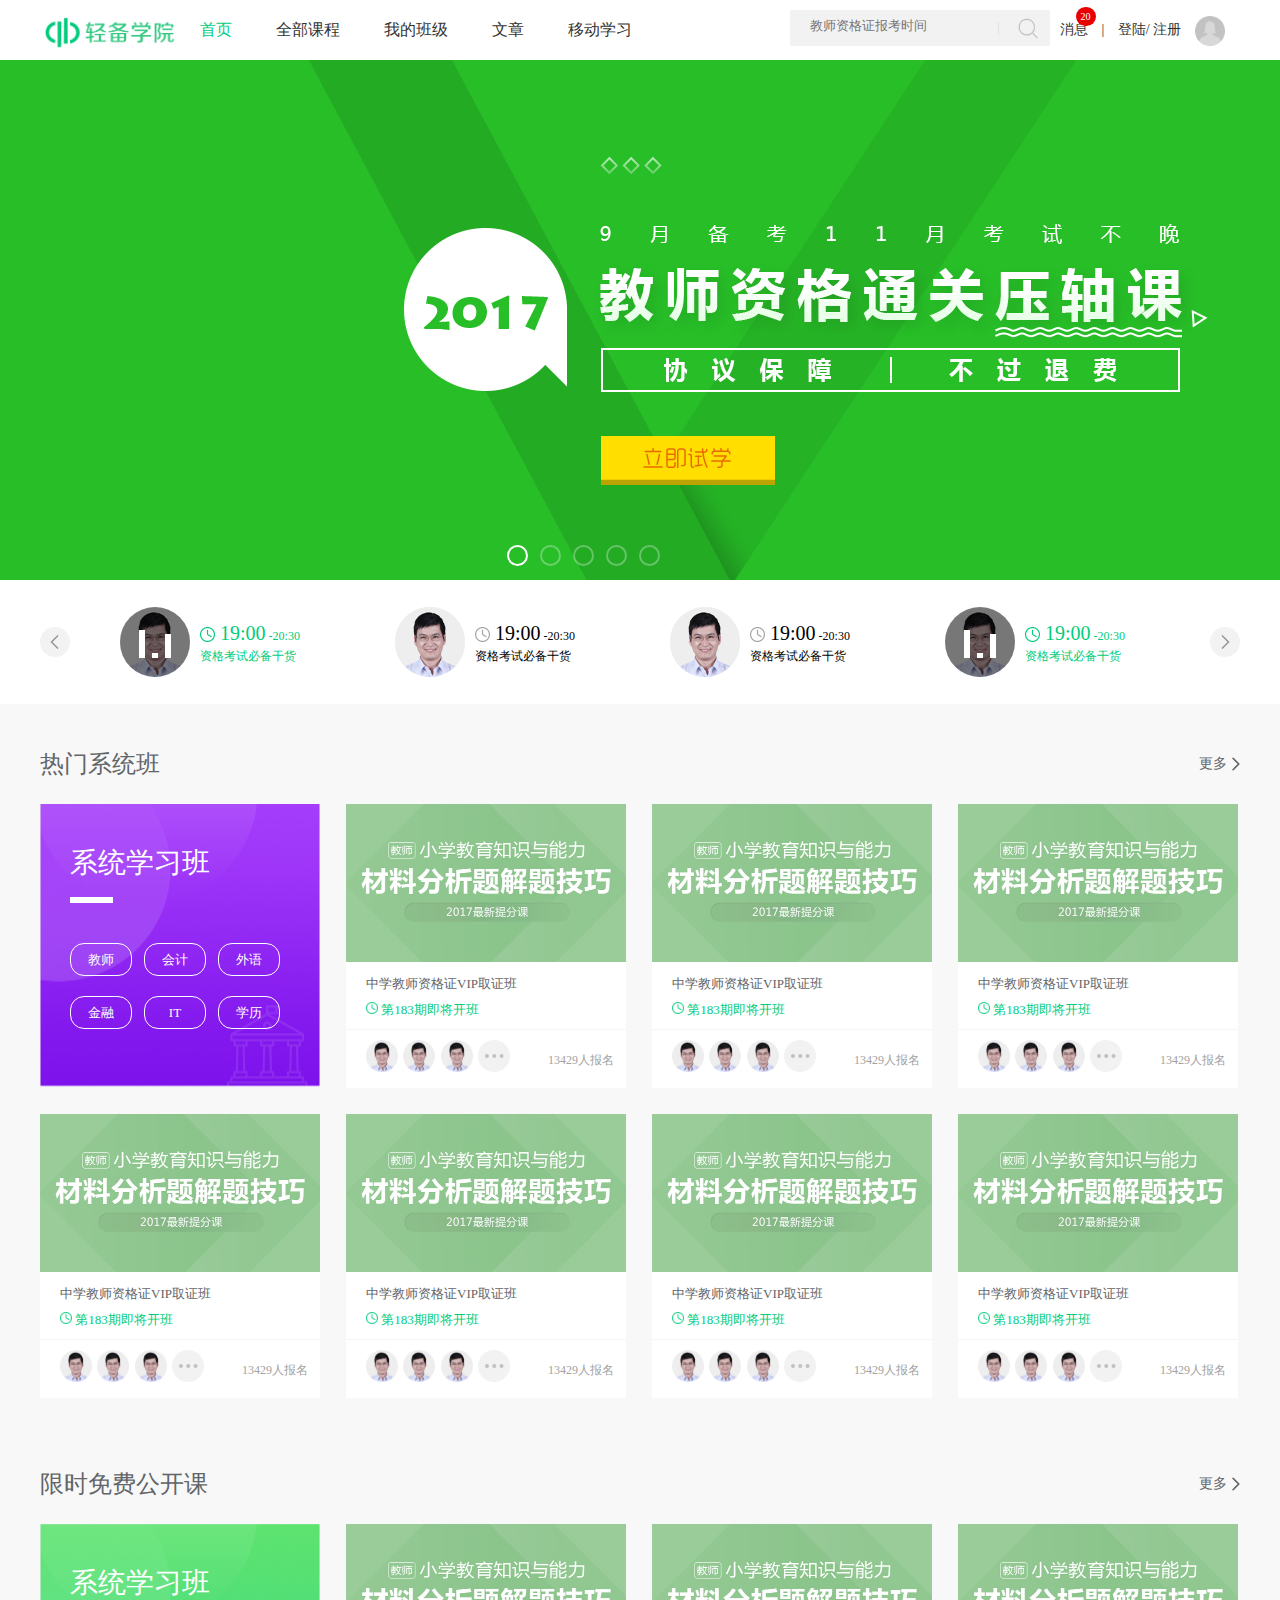
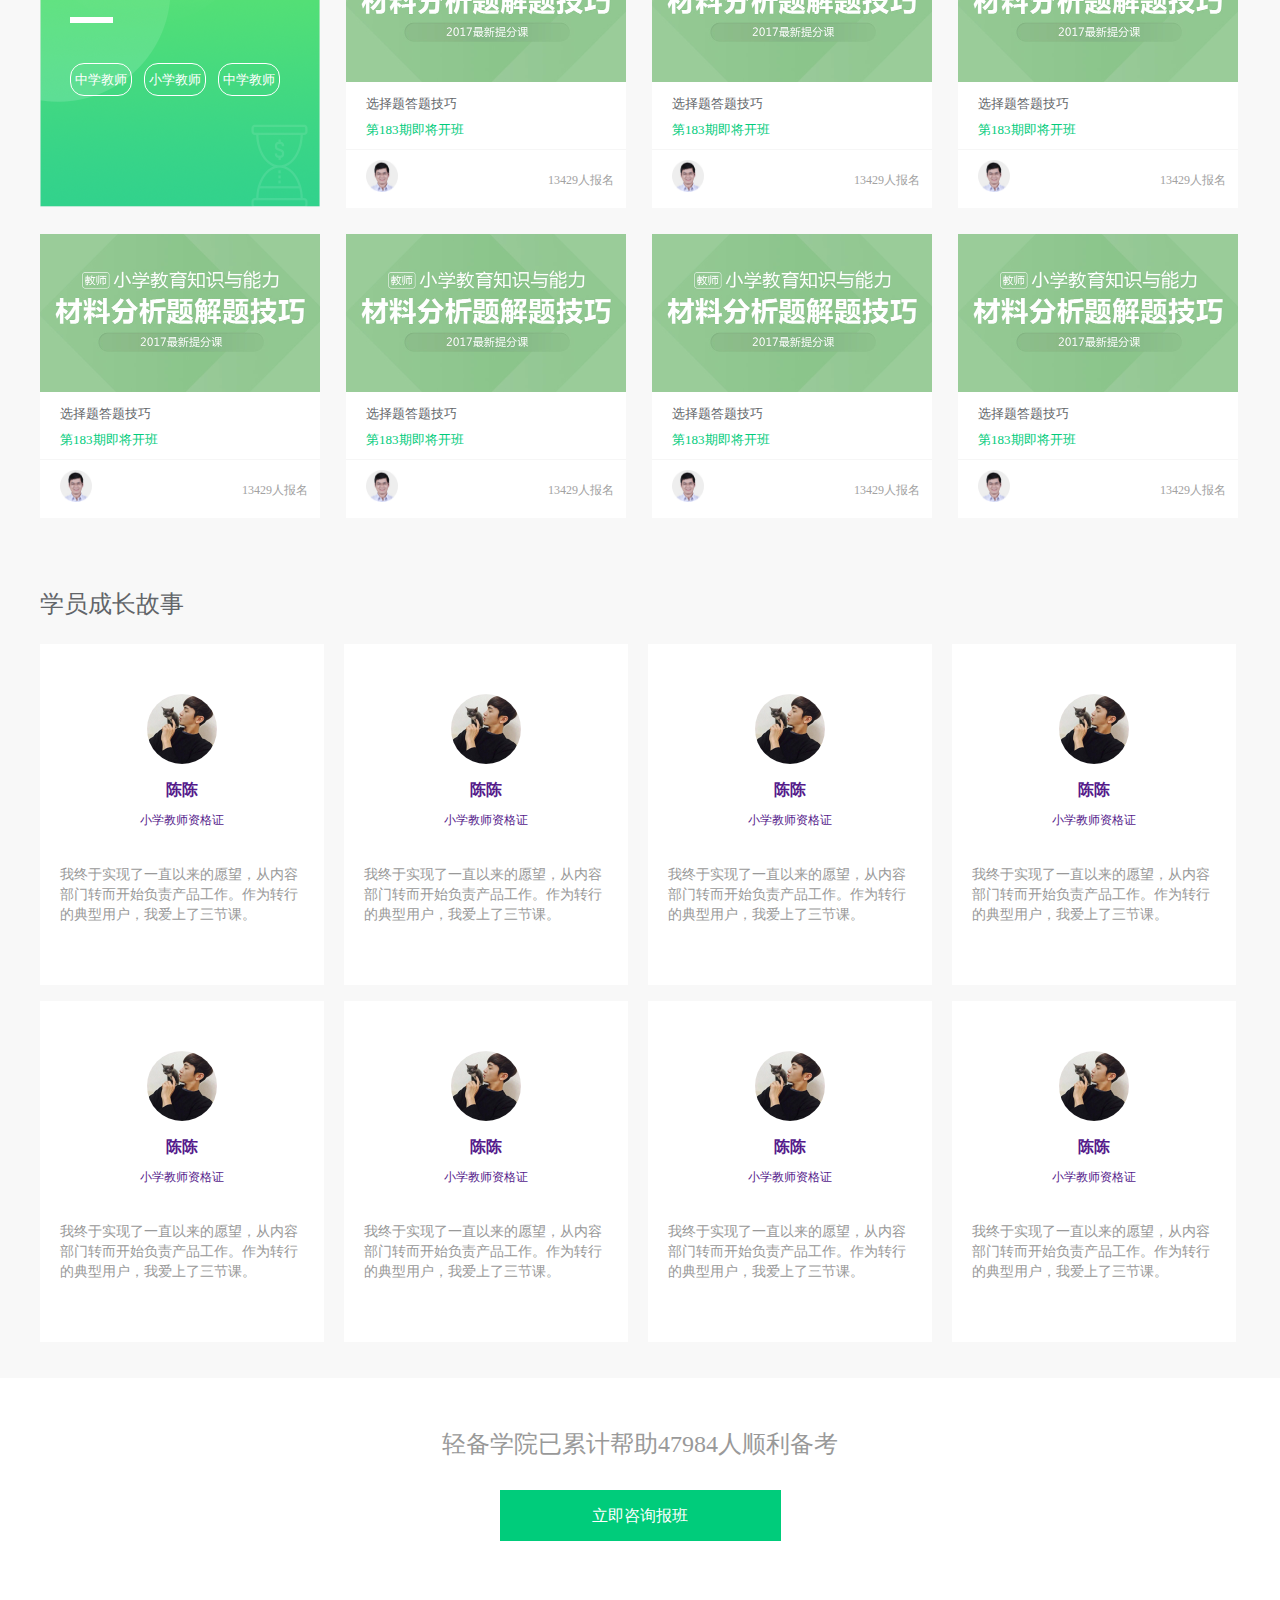
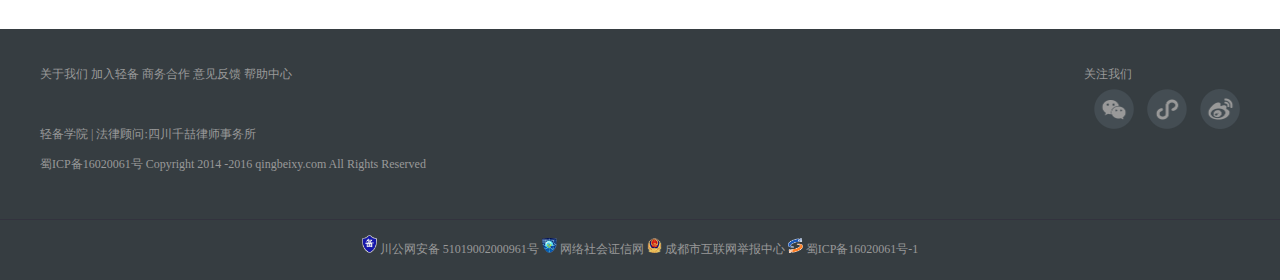
<file: index.html>
<!doctype html>
<html lang="en">
<head>
    <meta charset="UTF-8">
    <meta name="viewport"
          content="width=device-width, user-scalable=no, initial-scale=1.0, maximum-scale=1.0, minimum-scale=1.0">
    <meta http-equiv="X-UA-Compatible" content="ie=edge">
    <title>Document</title>
    <link rel="stylesheet" href="css/base.css">
    <link rel="stylesheet" href="css/index.css">
    <link rel="stylesheet" href="css/jquery.hiSlider.min.css">
    <script src="js/jquery.1.9.1.js"></script>
    <script src="js/index.js"></script>
    <script src="js/base.js"></script>
    <script src="js/jquery.hiSlider.min.js"></script>
    <script src="js/super_slider.js" type="text/javascript"></script>
</head>
<body>
    <!--header-->
    <div class="header-box">
        <div class="header">
            <img src="images/logo.png" alt="">
            <ul class="nav-list">
                <li><a href="index.html" class="active">首页</a></li>
                <li><a href="list.html">全部课程</a>
                    <div class="hovernav">
                        <ul class="nav1">
                            <li class="active">教师</li>
                            <li>会计2</li>
                            <li>会计3</li>
                            <li>会计4</li>
                            <li>会计5</li>
                            <li>会计6</li>
                        </ul>
                        <ul class="nav2">
                            <li class="active">
                                <ul class="zinav">
                                    <li><a href="">中学教师资格证1</a></li>
                                    <li><a href="">幼儿教师资格证</a></li>
                                    <li><a href="">小学教师资格</a></li>
                                </ul>
                            </li>
                            <li>
                                <ul class="zinav">
                                    <li><a href="">中学教师资格证2</a></li>
                                    <li><a href="">幼儿教师资格证</a></li>
                                    <li><a href="">小学教师资格</a></li>
                                </ul>
                            </li>
                            <li>
                                <ul class="zinav">
                                    <li><a href="">中学教师资格证3</a></li>
                                    <li><a href="">幼儿教师资格证</a></li>
                                    <li><a href="">小学教师资格</a></li>
                                </ul>
                            </li>
                            <li>
                                <ul class="zinav">
                                    <li><a href="">中学教师资格证4</a></li>
                                    <li><a href="">幼儿教师资格证</a></li>
                                    <li><a href="">小学教师资格</a></li>
                                </ul>
                            </li>
                            <li>
                                <ul class="zinav">
                                    <li><a href="">中学教师资格证5</a></li>
                                    <li><a href="">幼儿教师资格证</a></li>
                                    <li><a href="">小学教师资格</a></li>
                                </ul>
                            </li>
                            <li>
                                <ul class="zinav">
                                    <li><a href="">中学教师资格证6</a></li>
                                    <li><a href="">幼儿教师资格证</a></li>
                                    <li><a href="">小学教师资格</a></li>
                                </ul>
                            </li>
                        </ul>
                    </div>
                </li>
                <li><a href="">我的班级</a></li>
                <li><a href="ceeas.html">文章</a></li>
                <li><a href="">移动学习</a></li>
            </ul>
            <div class="header-right">
                   <div class="border">
                       <input type="text" placeholder="教师资格证报考时间">|
                       <input type="button" value="搜索">
                   </div>
                    <a href="">
                        消息
                        <span>20</span>
                    </a>
                    <span>|</span>
                    <a class="login">登陆</a>/
                    <a class="register">注册</a>
                   <img src="images/3.png" class="imgs" alt="">
                   <ul class="gerennav">
                       <li><a href="">个人中心</a></li>
                       <li><a href="">意见反馈</a></li>
                       <li><a href=""> 退出</a></li>
                   </ul>
            </div>
        </div>
        <!--登陆-->
        <div id="login" class="shade">
            <div class="shadow"></div>
            <div class="loging">
                <div class="close"></div>
                <span>登录轻备</span>
                <div class="form">
                    <div class="input">
                        <img src="images/33.png" alt="">
                        <input type="text" placeholder="请输入手机号">
                    </div>
                    <div class="input">
                        <img src="images/34.png" alt="">
                        <input type="password" placeholder="密码">
                    </div>
                    <input type="submit">
                    <div class="fsa">
                        <span class="iponelogin">手机快速登录</span>
                        <span class="right">忘记密码？</span>
                    </div>
                    <a href=""><img src="images/30.png" alt=""></a>
                    <a href=""><img src="images/31.png" alt=""></a>
                    <a href=""><img src="images/32.png" alt=""></a>
                </div>
                <div class="bottom">
                    还没有学习账号？<span class="register">注册</span>
                </div>
            </div>
        </div>
        <!--手机快速登录-->
        <div id="iponelogin" class="shade">
            <div class="shadow"></div>
            <div class="loging">
                <div class="close"></div>
                <span>手机快速登录</span>
                <div class="form">
                    <div class="input">
                        <img src="images/33.png" alt="">
                        <input type="text" placeholder="请输入手机号">
                    </div>
                    <div class="inputs">
                        <div>
                            <img src="images/38.png" alt="">
                            <input type="text" placeholder="验证码">
                        </div>
                        <img src="images/36.png" alt="">
                    </div>
                    <div class="inputs">
                        <div>
                            <img src="images/35.png" alt="">
                            <input type="text" placeholder="短信验证码">
                        </div>
                        <input type="button" value="获取验证码">
                    </div>
                    <input type="submit">
                    <div class="fsa">
                        <span>密码登陆</span>
                    </div>
                </div>
                <div class="bottom">
                    还没有学习账号？<span class="register">注册</span>
                </div>
            </div>
        </div>
        <!--注册学习账号-->
        <div id="register" class="shade">
            <div class="shadow"></div>
            <div class="loging" style="height: 450px">
                <div class="close"></div>
                <span>注册学习账号</span>
                <div class="form">
                    <div class="input">
                        <img src="images/33.png" alt="">
                        <input type="text" placeholder="请输入手机号">
                        <div class="tishi">该手机已注册</div>
                    </div>
                    <div class="inputs">
                        <div>
                            <img src="images/38.png" alt="">
                            <input type="text" placeholder="验证码">
                        </div>
                        <img src="images/36.png" alt="">
                        <div class="tishi" style="border: none">验证码不正确</div>
                    </div>
                    <div class="input">
                        <img src="images/34.png" alt="">
                        <input type="password" placeholder="密码">
                        <div class="tishi">请设置8-20位字符的密码</div>
                    </div>
                    <input type="submit" value="注册">
                </div>
                <div class="bottom">
                    注册代表您已经阅读并同意<a href="">《轻备学院用户协议》</a>
                </div>
            </div>
        </div>
        <!--恭喜你注册成功！-->
        <div id="registerscrrue" class="shade">
            <div class="shadow"></div>
            <div class="loging" style="height: 400px">
                <div class="close"></div>
                <span>恭喜你注册成功！</span>
                <div class="imgs">
                    <img src="images/39.png" alt="">
                    <div class="shangchuang">
                        <input type="file">
                    </div>
                </div>
                <input type="text" class="text" placeholder="添加昵称">
                <span class="red">昵称不能为空</span>
                <input type="submit" value="确认">
            </div>
        </div>
        <!--绑定学习账号-->
        <div id="banding" class="shade">
            <div class="shadow"></div>
            <div class="loging" style="height: 380px">
                <div class="close"></div>
                <span>绑定学习账号</span>
                <div class="form">
                    <div class="input">
                        <img src="images/33.png" alt="">
                        <input type="text" placeholder="请输入手机号">
                    </div>
                    <div class="inputs">
                        <div>
                            <img src="images/38.png" alt="">
                            <input type="text" placeholder="验证码">
                        </div>
                        <img src="images/36.png" alt="">
                    </div>
                    <div class="inputs">
                        <div>
                            <img src="images/35.png" alt="">
                            <input type="text" placeholder="短信验证码">
                        </div>
                        <input type="button" value="获取验证码">
                    </div>
                    <input type="submit" value="提交并登录">
                </div>
            </div>
        </div>
    </div>
    <!--banner-->
    <div class="banner">
        <ul class="hiSlider hiSlider1">
            <li data-title="11111" class="hiSlider-item"><a href=""><img src="images/banner.png" alt="11111"></a><</li>
            <li data-title="22222" class="hiSlider-item"><a href=""><img src="images/banner.png" alt="22222"></a></li>
            <li data-title="33333" class="hiSlider-item"><a href=""><img src="images/banner.png" alt="33333"></a></li>
            <li data-title="44444" class="hiSlider-item"><a href=""><img src="images/banner.png" alt="44444"></a></li>
            <li data-title="55555" class="hiSlider-item"><a href=""><img src="images/banner.png" alt="55555"></a></li>
        </ul>
    </div>
    <!--正在直播的老师-->
    <div class="content-box">
        <div class="box">
            <span class="prev"></span>
            <div>
                <dl id="roll">
                    <dd class="active">
                        <div class="img">
                            <img src="images/7.png"/>
                            <div class="gif"></div>
                        </div>
                        <div class="tiem">
                            <div>
                                <span>19:00</span>
                                -20:30
                            </div>
                            <p>资格考试必备干货</p>
                        </div>
                    </dd>
                    <dd>
                        <div class="img">
                            <img src="images/7.png"/>
                            <div class="gif"></div>
                        </div>
                        <div class="tiem">
                            <div>
                                <span>19:00</span>
                                -20:30
                            </div>
                            <p>资格考试必备干货</p>
                        </div>
                    </dd>
                    <dd>
                        <div class="img">
                            <img src="images/7.png"/>
                            <div class="gif"></div>
                        </div>
                        <div class="tiem">
                            <div>
                                <span>19:00</span>
                                -20:30
                            </div>
                            <p>资格考试必备干货</p>
                        </div>
                    </dd>
                    <dd class="active">
                        <div class="img">
                            <img src="images/7.png"/>
                            <div class="gif"></div>
                        </div>
                        <div class="tiem">
                            <div>
                                <span>19:00</span>
                                -20:30
                            </div>
                            <p>资格考试必备干货</p>
                        </div>
                    </dd>
                    <dd>
                        <div class="img">
                            <img src="images/7.png"/>
                            <div class="gif"></div>
                        </div>
                        <div class="tiem">
                            <div>
                                <span>19:00</span>
                                -20:30
                            </div>
                            <p>资格考试必备干货</p>
                        </div>
                    </dd>
                    <dd>
                        <div class="img">
                            <img src="images/7.png"/>
                            <div class="gif"></div>
                        </div>
                        <div class="tiem">
                            <div>
                                <span>19:00</span>
                                -20:30
                            </div>
                            <p>资格考试必备干货</p>
                        </div>
                    </dd>
                    <dd class="active">
                        <div class="img">
                            <img src="images/7.png"/>
                            <div class="gif"></div>
                        </div>
                        <div class="tiem">
                            <div>
                                <span>19:00</span>
                                -20:30
                            </div>
                            <p>资格考试必备干货</p>
                        </div>
                    </dd>
                    <dd>
                        <div class="img">
                            <img src="images/7.png"/>
                            <div class="gif"></div>
                        </div>
                        <div class="tiem">
                            <div>
                                <span>19:00</span>
                                -20:30
                            </div>
                            <p>资格考试必备干货</p>
                        </div>
                    </dd>
                </dl>
            </div>
            <span class="next"></span>
        </div>
    </div>
    <!--热门系统班-->
    <div class="hot">
        <div class="title">
            <span>热门系统班</span>
            <div><a href="">更多</a></div>
        </div>
        <ul>
            <li class="first">
                <p>系统学习班</p>
                <div class="border"></div>
                <div class="a">
                    <a href="">教师 </a>
                    <a href="">会计</a>
                    <a href="">外语</a>
                    <a href="">金融</a>
                    <a href="">IT</a>
                    <a href="">学历</a>
                </div>
            </li>
            <li>
                <a href="">
                  <img src="images/17.png" alt="">
                    <div class="font">
                        <p>中学教师资格证VIP取证班</p>
                        <img src="images/13.png" alt="">
                        <span>第183期即将开班</span>
                        <div class="font-bottom">
                            <div class="img">
                                <img src="images/7.png" alt="">
                                <img src="images/7.png" alt="">
                                <img src="images/7.png" alt="">
                                <img src="images/16.png" alt="">
                            </div>
                            <div class="span">
                                13429人报名
                            </div>
                        </div>
                    </div>
                </a>
            </li>
            <li>
                <a href="">
                    <img src="images/17.png" alt="">
                    <div class="font">
                        <p>中学教师资格证VIP取证班</p>
                        <img src="images/13.png" alt="">
                        <span>第183期即将开班</span>
                        <div class="font-bottom">
                            <div class="img">
                                <img src="images/7.png" alt="">
                                <img src="images/7.png" alt="">
                                <img src="images/7.png" alt="">
                                <img src="images/16.png" alt="">
                            </div>
                            <div class="span">
                                13429人报名
                            </div>
                        </div>
                    </div>
                </a>
            </li>
            <li>
                <a href="">
                    <img src="images/17.png" alt="">
                    <div class="font">
                        <p>中学教师资格证VIP取证班</p>
                        <img src="images/13.png" alt="">
                        <span>第183期即将开班</span>
                        <div class="font-bottom">
                            <div class="img">
                                <img src="images/7.png" alt="">
                                <img src="images/7.png" alt="">
                                <img src="images/7.png" alt="">
                                <img src="images/16.png" alt="">
                            </div>
                            <div class="span">
                                13429人报名
                            </div>
                        </div>
                    </div>
                </a>
            </li>
            <li>
                <a href="">
                    <img src="images/17.png" alt="">
                    <div class="font">
                        <p>中学教师资格证VIP取证班</p>
                        <img src="images/13.png" alt="">
                        <span>第183期即将开班</span>
                        <div class="font-bottom">
                            <div class="img">
                                <img src="images/7.png" alt="">
                                <img src="images/7.png" alt="">
                                <img src="images/7.png" alt="">
                                <img src="images/16.png" alt="">
                            </div>
                            <div class="span">
                                13429人报名
                            </div>
                        </div>
                    </div>
                </a>
            </li>
            <li>
                <a href="">
                    <img src="images/17.png" alt="">
                    <div class="font">
                        <p>中学教师资格证VIP取证班</p>
                        <img src="images/13.png" alt="">
                        <span>第183期即将开班</span>
                        <div class="font-bottom">
                            <div class="img">
                                <img src="images/7.png" alt="">
                                <img src="images/7.png" alt="">
                                <img src="images/7.png" alt="">
                                <img src="images/16.png" alt="">
                            </div>
                            <div class="span">
                                13429人报名
                            </div>
                        </div>
                    </div>
                </a>
            </li>
            <li>
                <a href="">
                    <img src="images/17.png" alt="">
                    <div class="font">
                        <p>中学教师资格证VIP取证班</p>
                        <img src="images/13.png" alt="">
                        <span>第183期即将开班</span>
                        <div class="font-bottom">
                            <div class="img">
                                <img src="images/7.png" alt="">
                                <img src="images/7.png" alt="">
                                <img src="images/7.png" alt="">
                                <img src="images/16.png" alt="">
                            </div>
                            <div class="span">
                                13429人报名
                            </div>
                        </div>
                    </div>
                </a>
            </li>
            <li>
                <a href="">
                    <img src="images/17.png" alt="">
                    <div class="font">
                        <p>中学教师资格证VIP取证班</p>
                        <img src="images/13.png" alt="">
                        <span>第183期即将开班</span>
                        <div class="font-bottom">
                            <div class="img">
                                <img src="images/7.png" alt="">
                                <img src="images/7.png" alt="">
                                <img src="images/7.png" alt="">
                                <img src="images/16.png" alt="">
                            </div>
                            <div class="span">
                                13429人报名
                            </div>
                        </div>
                    </div>
                </a>
            </li>
        </ul>
    </div>
    <!--限时免费公开课-->
    <div class="hot">
        <div class="title">
            <span>限时免费公开课</span>
            <div><a href="">更多</a></div>
        </div>
        <ul class="xianshi">
            <li class="first">
                <p>系统学习班</p>
                <div class="border"></div>
                <div class="a">
                    <a href="">中学教师 </a>
                    <a href="">小学教师</a>
                    <a href="">中学教师</a>
                </div>
            </li>
            <li>
                <a href="">
                    <img src="images/17.png" alt="">
                    <div class="font">
                        <p>选择题答题技巧</p>
                        <span style="margin-left: 20px">第183期即将开班</span>
                        <div class="font-bottom">
                            <div class="img">
                                <img src="images/7.png" alt="">
                            </div>
                            <div class="span">
                                13429人报名
                            </div>
                        </div>
                    </div>
                </a>
            </li>
            <li>
                <a href="">
                    <img src="images/17.png" alt="">
                    <div class="font">
                        <p>选择题答题技巧</p>
                        <span style="margin-left: 20px">第183期即将开班</span>
                        <div class="font-bottom">
                            <div class="img">
                                <img src="images/7.png" alt="">
                            </div>
                            <div class="span">
                                13429人报名
                            </div>
                        </div>
                    </div>
                </a>
            </li>
            <li>
                <a href="">
                    <img src="images/17.png" alt="">
                    <div class="font">
                        <p>选择题答题技巧</p>
                        <span style="margin-left: 20px">第183期即将开班</span>
                        <div class="font-bottom">
                            <div class="img">
                                <img src="images/7.png" alt="">
                            </div>
                            <div class="span">
                                13429人报名
                            </div>
                        </div>
                    </div>
                </a>
            </li>
            <li>
                <a href="">
                    <img src="images/17.png" alt="">
                    <div class="font">
                        <p>选择题答题技巧</p>
                        <span style="margin-left: 20px">第183期即将开班</span>
                        <div class="font-bottom">
                            <div class="img">
                                <img src="images/7.png" alt="">
                            </div>
                            <div class="span">
                                13429人报名
                            </div>
                        </div>
                    </div>
                </a>
            </li>
            <li>
                <a href="">
                    <img src="images/17.png" alt="">
                    <div class="font">
                        <p>选择题答题技巧</p>
                        <span style="margin-left: 20px">第183期即将开班</span>
                        <div class="font-bottom">
                            <div class="img">
                                <img src="images/7.png" alt="">
                            </div>
                            <div class="span">
                                13429人报名
                            </div>
                        </div>
                    </div>
                </a>
            </li>
            <li>
                <a href="">
                    <img src="images/17.png" alt="">
                    <div class="font">
                        <p>选择题答题技巧</p>
                        <span style="margin-left: 20px">第183期即将开班</span>
                        <div class="font-bottom">
                            <div class="img">
                                <img src="images/7.png" alt="">
                            </div>
                            <div class="span">
                                13429人报名
                            </div>
                        </div>
                    </div>
                </a>
            </li>
            <li>
                <a href="">
                    <img src="images/17.png" alt="">
                    <div class="font">
                        <p>选择题答题技巧</p>
                        <span style="margin-left: 20px">第183期即将开班</span>
                        <div class="font-bottom">
                            <div class="img">
                                <img src="images/7.png" alt="">
                            </div>
                            <div class="span">
                                13429人报名
                            </div>
                        </div>
                    </div>
                </a>
            </li>
        </ul>
    </div>
    <!--学员成长故事-->
    <div class="story">
        <p>
            学员成长故事
        </p>
        <ul>
            <li>
                <a href="">
                    <img src="images/19.png" alt="">
                    <h6>陈陈</h6>
                    <span>小学教师资格证</span>
                    <p>
                        我终于实现了一直以来的愿望，从内容部门转而开始负责产品工作。作为转行的典型用户，我爱上了三节课。

                    </p>
                </a>
            </li>
            <li>
                <a href="">
                    <img src="images/19.png" alt="">
                    <h6>陈陈</h6>
                    <span>小学教师资格证</span>
                    <p>
                        我终于实现了一直以来的愿望，从内容部门转而开始负责产品工作。作为转行的典型用户，我爱上了三节课。

                    </p>
                </a>
            </li>
            <li>
                <a href="">
                    <img src="images/19.png" alt="">
                    <h6>陈陈</h6>
                    <span>小学教师资格证</span>
                    <p>
                        我终于实现了一直以来的愿望，从内容部门转而开始负责产品工作。作为转行的典型用户，我爱上了三节课。

                    </p>
                </a>
            </li>
            <li>
                <a href="">
                    <img src="images/19.png" alt="">
                    <h6>陈陈</h6>
                    <span>小学教师资格证</span>
                    <p>
                        我终于实现了一直以来的愿望，从内容部门转而开始负责产品工作。作为转行的典型用户，我爱上了三节课。

                    </p>
                </a>
            </li>
            <li>
                <a href="">
                    <img src="images/19.png" alt="">
                    <h6>陈陈</h6>
                    <span>小学教师资格证</span>
                    <p>
                        我终于实现了一直以来的愿望，从内容部门转而开始负责产品工作。作为转行的典型用户，我爱上了三节课。

                    </p>
                </a>
            </li>
            <li>
                <a href="">
                    <img src="images/19.png" alt="">
                    <h6>陈陈</h6>
                    <span>小学教师资格证</span>
                    <p>
                        我终于实现了一直以来的愿望，从内容部门转而开始负责产品工作。作为转行的典型用户，我爱上了三节课。

                    </p>
                </a>
            </li>
            <li>
                <a href="">
                    <img src="images/19.png" alt="">
                    <h6>陈陈</h6>
                    <span>小学教师资格证</span>
                    <p>
                        我终于实现了一直以来的愿望，从内容部门转而开始负责产品工作。作为转行的典型用户，我爱上了三节课。

                    </p>
                </a>
            </li>
            <li>
                <a href="">
                    <img src="images/19.png" alt="">
                    <h6>陈陈</h6>
                    <span>小学教师资格证</span>
                    <p>
                        我终于实现了一直以来的愿望，从内容部门转而开始负责产品工作。作为转行的典型用户，我爱上了三节课。

                    </p>
                </a>
            </li>
        </ul>
    </div>
    <!--立即咨询-->
    <div class="zhixun">
      <span>轻备学院已累计帮助47984人顺利备考</span>
        <a href="">立即咨询报班</a>
    </div>
    <!--footer-->
    <div class="footer">
        <div class="footer-inner">
            <div class="footer-left">
                <a href="">关于我们</a>
                <a href="">加入轻备</a>
                <a href="">商务合作</a>
                <a href="">意见反馈</a>
                <a href="">帮助中心</a>
                <p style="margin-top: 30px">轻备学院 | 法律顾问:四川千喆律师事务所 </p>
                <p style="margin-bottom: 40px">蜀ICP备16020061号 Copyright 2014 -2016 qingbeixy.com All Rights Reserved</p>
            </div>
            <div class="footer-right">
                <p>关注我们</p>
                <span><img src="images/20.png" alt="">
                    <div><img src="images/27.png" alt=""></div>
                </span>
                <span><img src="images/21.png" alt="">
                <div><img src="images/28.png" alt=""></div>
                </span>
                <a href=""><img src="images/22.png" alt=""></a>
            </div>
        </div>
        <div class="footer-bottom">
            <img src="images/23.png" alt="">
            川公网安备 51019002000961号
            <img src="images/24.png" alt="">
            网络社会证信网
            <img src="images/25.png" alt="">
            成都市互联网举报中心
            <img src="images/26.png" alt="">
            蜀ICP备16020061号-1
        </div>
    </div>


</body>
</html>
</file>
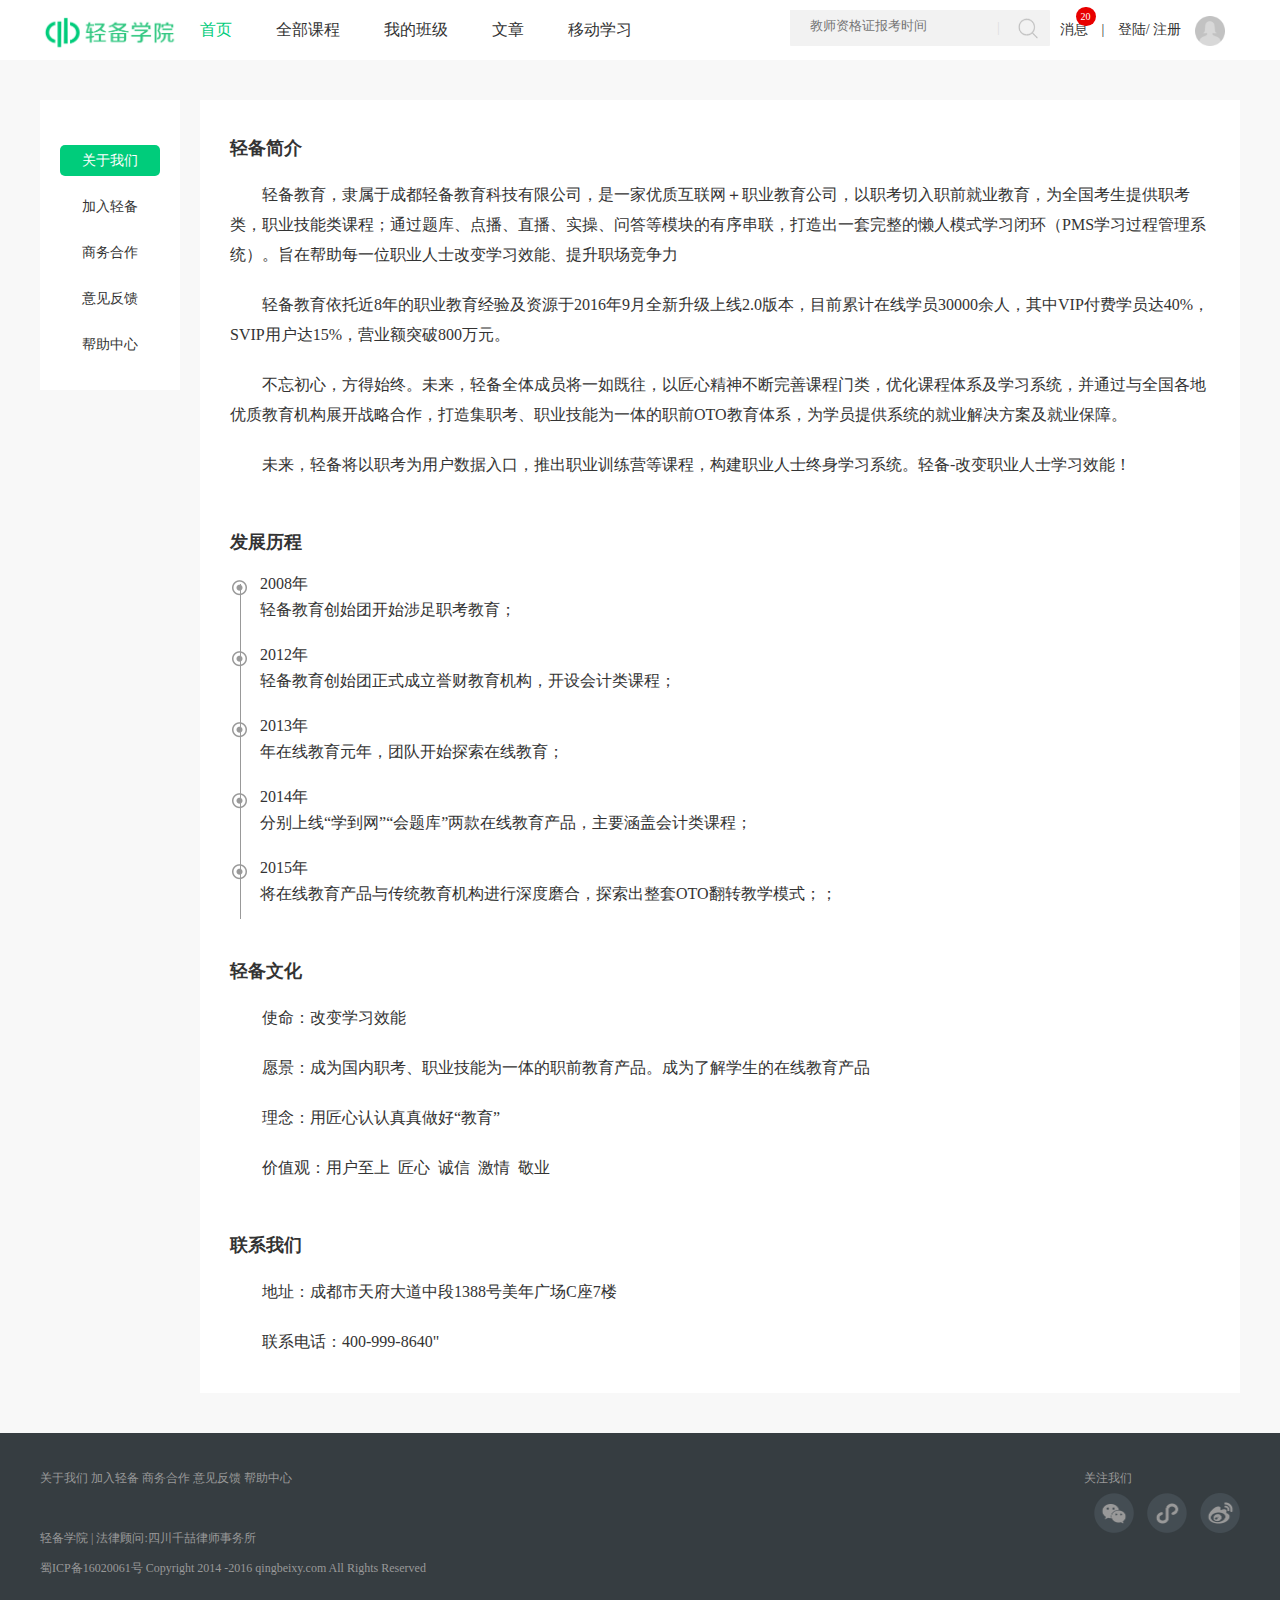
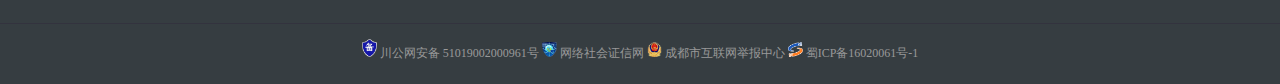
<file: about.html>
<!doctype html>
<html lang="en">
<head>
    <meta charset="UTF-8">
    <meta name="viewport"
          content="width=device-width, user-scalable=no, initial-scale=1.0, maximum-scale=1.0, minimum-scale=1.0">
    <meta http-equiv="X-UA-Compatible" content="ie=edge">
    <title>Document</title>
    <link rel="stylesheet" href="css/base.css">
    <link rel="stylesheet" href="css/index.css">
    <link rel="stylesheet" href="css/about.css">
    <script src="js/jquery.1.9.1.js"></script>
    <script src="js/base.js"></script>
</head>
<body>
<!--header-->
<div class="header-box">
    <div class="header">
        <img src="images/logo.png" alt="">
        <ul class="nav-list">
            <li><a href="index.html" class="active">首页</a></li>
            <li><a href="list.html">全部课程</a>
                <div class="hovernav">
                    <ul class="nav1">
                        <li class="active">教师</li>
                        <li>会计2</li>
                        <li>会计3</li>
                        <li>会计4</li>
                        <li>会计5</li>
                        <li>会计6</li>
                    </ul>
                    <ul class="nav2">
                        <li class="active">
                            <ul class="zinav">
                                <li><a href="">中学教师资格证1</a></li>
                                <li><a href="">幼儿教师资格证</a></li>
                                <li><a href="">小学教师资格</a></li>
                            </ul>
                        </li>
                        <li>
                            <ul class="zinav">
                                <li><a href="">中学教师资格证2</a></li>
                                <li><a href="">幼儿教师资格证</a></li>
                                <li><a href="">小学教师资格</a></li>
                            </ul>
                        </li>
                        <li>
                            <ul class="zinav">
                                <li><a href="">中学教师资格证3</a></li>
                                <li><a href="">幼儿教师资格证</a></li>
                                <li><a href="">小学教师资格</a></li>
                            </ul>
                        </li>
                        <li>
                            <ul class="zinav">
                                <li><a href="">中学教师资格证4</a></li>
                                <li><a href="">幼儿教师资格证</a></li>
                                <li><a href="">小学教师资格</a></li>
                            </ul>
                        </li>
                        <li>
                            <ul class="zinav">
                                <li><a href="">中学教师资格证5</a></li>
                                <li><a href="">幼儿教师资格证</a></li>
                                <li><a href="">小学教师资格</a></li>
                            </ul>
                        </li>
                        <li>
                            <ul class="zinav">
                                <li><a href="">中学教师资格证6</a></li>
                                <li><a href="">幼儿教师资格证</a></li>
                                <li><a href="">小学教师资格</a></li>
                            </ul>
                        </li>
                    </ul>
                </div>
            </li>
            <li><a href="">我的班级</a></li>
            <li><a href="ceeas.html">文章</a></li>
            <li><a href="">移动学习</a></li>
        </ul>
        <div class="header-right">
            <div class="border">
                <input type="text" placeholder="教师资格证报考时间">|
                <input type="button" value="搜索">
            </div>
            <a href="">
                消息
                <span>20</span>
            </a>
            <span>|</span>
            <a class="login">登陆</a>/
            <a class="register">注册</a>
            <img src="images/3.png" class="imgs" alt="">
            <ul class="gerennav">
                <li><a href="">个人中心</a></li>
                <li><a href="">意见反馈</a></li>
                <li><a href=""> 退出</a></li>
            </ul>
        </div>
    </div>
    <!--登陆-->
    <div id="login" class="shade">
        <div class="shadow"></div>
        <div class="loging">
            <div class="close"></div>
            <span>登录轻备</span>
            <div class="form">
                <div class="input">
                    <img src="images/33.png" alt="">
                    <input type="text" placeholder="请输入手机号">
                </div>
                <div class="input">
                    <img src="images/34.png" alt="">
                    <input type="password" placeholder="密码">
                </div>
                <input type="submit">
                <div class="fsa">
                    <span class="iponelogin">手机快速登录</span>
                    <span class="right">忘记密码？</span>
                </div>
                <a href=""><img src="images/30.png" alt=""></a>
                <a href=""><img src="images/31.png" alt=""></a>
                <a href=""><img src="images/32.png" alt=""></a>
            </div>
            <div class="bottom">
                还没有学习账号？<span class="register">注册</span>
            </div>
        </div>
    </div>
    <!--手机快速登录-->
    <div id="iponelogin" class="shade">
        <div class="shadow"></div>
        <div class="loging">
            <div class="close"></div>
            <span>手机快速登录</span>
            <div class="form">
                <div class="input">
                    <img src="images/33.png" alt="">
                    <input type="text" placeholder="请输入手机号">
                </div>
                <div class="inputs">
                    <div>
                        <img src="images/38.png" alt="">
                        <input type="text" placeholder="验证码">
                    </div>
                    <img src="images/36.png" alt="">
                </div>
                <div class="inputs">
                    <div>
                        <img src="images/35.png" alt="">
                        <input type="text" placeholder="短信验证码">
                    </div>
                    <input type="button" value="获取验证码">
                </div>
                <input type="submit">
                <div class="fsa">
                    <span>密码登陆</span>
                </div>
            </div>
            <div class="bottom">
                还没有学习账号？<span class="register">注册</span>
            </div>
        </div>
    </div>
    <!--注册学习账号-->
    <div id="register" class="shade">
        <div class="shadow"></div>
        <div class="loging" style="height: 450px">
            <div class="close"></div>
            <span>注册学习账号</span>
            <div class="form">
                <div class="input">
                    <img src="images/33.png" alt="">
                    <input type="text" placeholder="请输入手机号">
                    <div class="tishi">该手机已注册</div>
                </div>
                <div class="inputs">
                    <div>
                        <img src="images/38.png" alt="">
                        <input type="text" placeholder="验证码">
                    </div>
                    <img src="images/36.png" alt="">
                    <div class="tishi" style="border: none">验证码不正确</div>
                </div>
                <div class="input">
                    <img src="images/34.png" alt="">
                    <input type="password" placeholder="密码">
                    <div class="tishi">请设置8-20位字符的密码</div>
                </div>
                <input type="submit" value="注册">
            </div>
            <div class="bottom">
                注册代表您已经阅读并同意<a href="">《轻备学院用户协议》</a>
            </div>
        </div>
    </div>
    <!--恭喜你注册成功！-->
    <div id="registerscrrue" class="shade">
        <div class="shadow"></div>
        <div class="loging" style="height: 400px">
            <div class="close"></div>
            <span>恭喜你注册成功！</span>
            <div class="imgs">
                <img src="images/39.png" alt="">
                <div class="shangchuang">
                    <input type="file">
                </div>
            </div>
            <input type="text" class="text" placeholder="添加昵称">
            <span class="red">昵称不能为空</span>
            <input type="submit" value="确认">
        </div>
    </div>
    <!--绑定学习账号-->
    <div id="banding" class="shade">
        <div class="shadow"></div>
        <div class="loging" style="height: 380px">
            <div class="close"></div>
            <span>绑定学习账号</span>
            <div class="form">
                <div class="input">
                    <img src="images/33.png" alt="">
                    <input type="text" placeholder="请输入手机号">
                </div>
                <div class="inputs">
                    <div>
                        <img src="images/38.png" alt="">
                        <input type="text" placeholder="验证码">
                    </div>
                    <img src="images/36.png" alt="">
                </div>
                <div class="inputs">
                    <div>
                        <img src="images/35.png" alt="">
                        <input type="text" placeholder="短信验证码">
                    </div>
                    <input type="button" value="获取验证码">
                </div>
                <input type="submit" value="提交并登录">
            </div>
        </div>
    </div>
</div>
<!--about-->
<div class="about">
        <ul class="aboutnav">
            <li class="active"><a href="about.html">关于我们</a></li>
            <li><a href="aboutadd.html">加入轻备</a></li>
            <li><a href="aboutjoin.html">商务合作</a></li>
            <li><a href="aboutidea.html">意见反馈</a></li>
            <li><a href="abouthelp.html">帮助中心</a></li>
        </ul>
        <div class="inner">
            <h6>轻备简介</h6>
            <p>轻备教育，隶属于成都轻备教育科技有限公司，是一家优质互联网＋职业教育公司，以职考切入职前就业教育，为全国考生提供职考类，职业技能类课程；通过题库、点播、直播、实操、问答等模块的有序串联，打造出一套完整的懒人模式学习闭环（PMS学习过程管理系统）。旨在帮助每一位职业人士改变学习效能、提升职场竞争力</p>
            <p>轻备教育依托近8年的职业教育经验及资源于2016年9月全新升级上线2.0版本，目前累计在线学员30000余人，其中VIP付费学员达40%，SVIP用户达15%，营业额突破800万元。</p>
            <p>不忘初心，方得始终。未来，轻备全体成员将一如既往，以匠心精神不断完善课程门类，优化课程体系及学习系统，并通过与全国各地优质教育机构展开战略合作，打造集职考、职业技能为一体的职前OTO教育体系，为学员提供系统的就业解决方案及就业保障。</p>
            <p>未来，轻备将以职考为用户数据入口，推出职业训练营等课程，构建职业人士终身学习系统。轻备-改变职业人士学习效能！</p>
            <h6>发展历程</h6>
            <ul class="dilist">
                <li>
                    <span>2008年</span>
                    <p> 轻备教育创始团开始涉足职考教育；</p>
                </li>
                <li>
                    <span>2012年</span>
                    <p> 轻备教育创始团正式成立誉财教育机构，开设会计类课程；</p>
                </li>
                <li>
                    <span>2013年</span>
                    <p>年在线教育元年，团队开始探索在线教育；</p>
                </li>
                <li>
                    <span> 2014年</span>
                    <p>   分别上线“学到网”“会题库”两款在线教育产品，主要涵盖会计类课程；</p>
                </li>
                <li>
                    <span>2015年</span>
                    <p>    将在线教育产品与传统教育机构进行深度磨合，探索出整套OTO翻转教学模式；；</p>
                </li>
            </ul>
            <h6>轻备文化</h6>
            <p>使命：改变学习效能</p>
            <p>愿景：成为国内职考、职业技能为一体的职前教育产品。成为了解学生的在线教育产品</p>
            <p>理念：用匠心认认真真做好“教育”</p>
            <p>价值观：用户至上  匠心  诚信  激情  敬业</p>
           <h6>联系我们</h6>
            <p>地址：成都市天府大道中段1388号美年广场C座7楼</p>
            <p>联系电话：400-999-8640"</p>
        </div>
    </div>
<!--footer-->
<div class="footer">
    <div class="footer-inner">
        <div class="footer-left">
            <a href="">关于我们</a>
            <a href="">加入轻备</a>
            <a href="">商务合作</a>
            <a href="">意见反馈</a>
            <a href="">帮助中心</a>
            <p style="margin-top: 30px">轻备学院 | 法律顾问:四川千喆律师事务所 </p>
            <p style="margin-bottom: 40px">蜀ICP备16020061号 Copyright 2014 -2016 qingbeixy.com All Rights Reserved</p>
        </div>
        <div class="footer-right">
            <p>关注我们</p>
            <span><img src="images/20.png" alt="">
                    <div><img src="images/27.png" alt=""></div>
                </span>
            <span><img src="images/21.png" alt="">
                <div><img src="images/28.png" alt=""></div>
                </span>
            <a href=""><img src="images/22.png" alt=""></a>
        </div>
    </div>
    <div class="footer-bottom">
        <img src="images/23.png" alt="">
        川公网安备 51019002000961号
        <img src="images/24.png" alt="">
        网络社会证信网
        <img src="images/25.png" alt="">
        成都市互联网举报中心
        <img src="images/26.png" alt="">
        蜀ICP备16020061号-1
    </div>
</div>
</body>
</html>
</file>
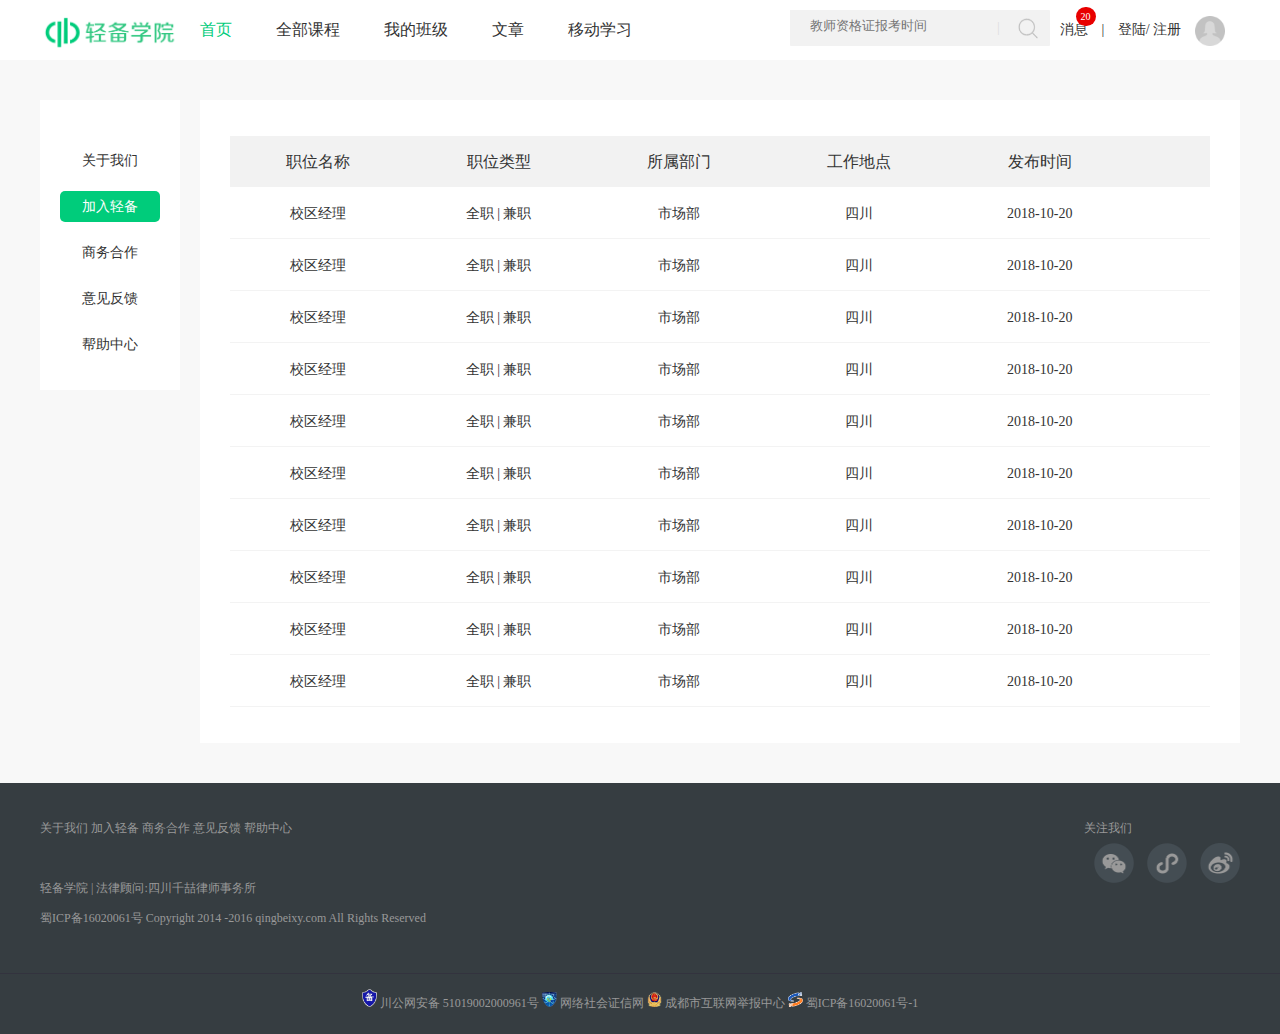
<file: aboutadd.html>
<!doctype html>
<html lang="en">
<head>
    <meta charset="UTF-8">
    <meta name="viewport"
          content="width=device-width, user-scalable=no, initial-scale=1.0, maximum-scale=1.0, minimum-scale=1.0">
    <meta http-equiv="X-UA-Compatible" content="ie=edge">
    <title>Document</title>
    <link rel="stylesheet" href="css/base.css">
    <link rel="stylesheet" href="css/index.css">
    <link rel="stylesheet" href="css/about.css">
    <script src="js/jquery.1.9.1.js"></script>
    <script src="js/base.js"></script>
    <script>
        $(function () {
            $('ul.tr').on('click',function () {
                $(this).next().slideToggle();
            })
        })
    </script>
</head>
<body>
<!--header-->
<div class="header-box">
    <div class="header">
        <img src="images/logo.png" alt="">
        <ul class="nav-list">
            <li><a href="index.html" class="active">首页</a></li>
            <li><a href="list.html">全部课程</a>
                <div class="hovernav">
                    <ul class="nav1">
                        <li class="active">教师</li>
                        <li>会计2</li>
                        <li>会计3</li>
                        <li>会计4</li>
                        <li>会计5</li>
                        <li>会计6</li>
                    </ul>
                    <ul class="nav2">
                        <li class="active">
                            <ul class="zinav">
                                <li><a href="">中学教师资格证1</a></li>
                                <li><a href="">幼儿教师资格证</a></li>
                                <li><a href="">小学教师资格</a></li>
                            </ul>
                        </li>
                        <li>
                            <ul class="zinav">
                                <li><a href="">中学教师资格证2</a></li>
                                <li><a href="">幼儿教师资格证</a></li>
                                <li><a href="">小学教师资格</a></li>
                            </ul>
                        </li>
                        <li>
                            <ul class="zinav">
                                <li><a href="">中学教师资格证3</a></li>
                                <li><a href="">幼儿教师资格证</a></li>
                                <li><a href="">小学教师资格</a></li>
                            </ul>
                        </li>
                        <li>
                            <ul class="zinav">
                                <li><a href="">中学教师资格证4</a></li>
                                <li><a href="">幼儿教师资格证</a></li>
                                <li><a href="">小学教师资格</a></li>
                            </ul>
                        </li>
                        <li>
                            <ul class="zinav">
                                <li><a href="">中学教师资格证5</a></li>
                                <li><a href="">幼儿教师资格证</a></li>
                                <li><a href="">小学教师资格</a></li>
                            </ul>
                        </li>
                        <li>
                            <ul class="zinav">
                                <li><a href="">中学教师资格证6</a></li>
                                <li><a href="">幼儿教师资格证</a></li>
                                <li><a href="">小学教师资格</a></li>
                            </ul>
                        </li>
                    </ul>
                </div>
            </li>
            <li><a href="">我的班级</a></li>
            <li><a href="ceeas.html">文章</a></li>
            <li><a href="">移动学习</a></li>
        </ul>
        <div class="header-right">
            <div class="border">
                <input type="text" placeholder="教师资格证报考时间">|
                <input type="button" value="搜索">
            </div>
            <a href="">
                消息
                <span>20</span>
            </a>
            <span>|</span>
            <a class="login">登陆</a>/
            <a class="register">注册</a>
            <img src="images/3.png" class="imgs" alt="">
            <ul class="gerennav">
                <li><a href="">个人中心</a></li>
                <li><a href="">意见反馈</a></li>
                <li><a href=""> 退出</a></li>
            </ul>
        </div>
    </div>
    <!--登陆-->
    <div id="login" class="shade">
        <div class="shadow"></div>
        <div class="loging">
            <div class="close"></div>
            <span>登录轻备</span>
            <div class="form">
                <div class="input">
                    <img src="images/33.png" alt="">
                    <input type="text" placeholder="请输入手机号">
                </div>
                <div class="input">
                    <img src="images/34.png" alt="">
                    <input type="password" placeholder="密码">
                </div>
                <input type="submit">
                <div class="fsa">
                    <span class="iponelogin">手机快速登录</span>
                    <span class="right">忘记密码？</span>
                </div>
                <a href=""><img src="images/30.png" alt=""></a>
                <a href=""><img src="images/31.png" alt=""></a>
                <a href=""><img src="images/32.png" alt=""></a>
            </div>
            <div class="bottom">
                还没有学习账号？<span class="register">注册</span>
            </div>
        </div>
    </div>
    <!--手机快速登录-->
    <div id="iponelogin" class="shade">
        <div class="shadow"></div>
        <div class="loging">
            <div class="close"></div>
            <span>手机快速登录</span>
            <div class="form">
                <div class="input">
                    <img src="images/33.png" alt="">
                    <input type="text" placeholder="请输入手机号">
                </div>
                <div class="inputs">
                    <div>
                        <img src="images/38.png" alt="">
                        <input type="text" placeholder="验证码">
                    </div>
                    <img src="images/36.png" alt="">
                </div>
                <div class="inputs">
                    <div>
                        <img src="images/35.png" alt="">
                        <input type="text" placeholder="短信验证码">
                    </div>
                    <input type="button" value="获取验证码">
                </div>
                <input type="submit">
                <div class="fsa">
                    <span>密码登陆</span>
                </div>
            </div>
            <div class="bottom">
                还没有学习账号？<span class="register">注册</span>
            </div>
        </div>
    </div>
    <!--注册学习账号-->
    <div id="register" class="shade">
        <div class="shadow"></div>
        <div class="loging" style="height: 450px">
            <div class="close"></div>
            <span>注册学习账号</span>
            <div class="form">
                <div class="input">
                    <img src="images/33.png" alt="">
                    <input type="text" placeholder="请输入手机号">
                    <div class="tishi">该手机已注册</div>
                </div>
                <div class="inputs">
                    <div>
                        <img src="images/38.png" alt="">
                        <input type="text" placeholder="验证码">
                    </div>
                    <img src="images/36.png" alt="">
                    <div class="tishi" style="border: none">验证码不正确</div>
                </div>
                <div class="input">
                    <img src="images/34.png" alt="">
                    <input type="password" placeholder="密码">
                    <div class="tishi">请设置8-20位字符的密码</div>
                </div>
                <input type="submit" value="注册">
            </div>
            <div class="bottom">
                注册代表您已经阅读并同意<a href="">《轻备学院用户协议》</a>
            </div>
        </div>
    </div>
    <!--恭喜你注册成功！-->
    <div id="registerscrrue" class="shade">
        <div class="shadow"></div>
        <div class="loging" style="height: 400px">
            <div class="close"></div>
            <span>恭喜你注册成功！</span>
            <div class="imgs">
                <img src="images/39.png" alt="">
                <div class="shangchuang">
                    <input type="file">
                </div>
            </div>
            <input type="text" class="text" placeholder="添加昵称">
            <span class="red">昵称不能为空</span>
            <input type="submit" value="确认">
        </div>
    </div>
    <!--绑定学习账号-->
    <div id="banding" class="shade">
        <div class="shadow"></div>
        <div class="loging" style="height: 380px">
            <div class="close"></div>
            <span>绑定学习账号</span>
            <div class="form">
                <div class="input">
                    <img src="images/33.png" alt="">
                    <input type="text" placeholder="请输入手机号">
                </div>
                <div class="inputs">
                    <div>
                        <img src="images/38.png" alt="">
                        <input type="text" placeholder="验证码">
                    </div>
                    <img src="images/36.png" alt="">
                </div>
                <div class="inputs">
                    <div>
                        <img src="images/35.png" alt="">
                        <input type="text" placeholder="短信验证码">
                    </div>
                    <input type="button" value="获取验证码">
                </div>
                <input type="submit" value="提交并登录">
            </div>
        </div>
    </div>
</div>
<!--about-->
<div class="about">
    <ul class="aboutnav">
        <li><a href="about.html">关于我们</a></li>
        <li class="active"><a href="aboutadd.html">加入轻备</a></li>
        <li><a href="aboutjoin.html">商务合作</a></li>
        <li><a href="aboutidea.html">意见反馈</a></li>
        <li><a href="abouthelp.html">帮助中心</a></li>
    </ul>
    <div class="inner">
       <ul class="th">
           <li>职位名称</li>
           <li>职位类型</li>
           <li>所属部门</li>
           <li>工作地点</li>
           <li>发布时间</li>
       </ul>
        <ul class="tr">
            <li>校区经理</li>
            <li>全职 | 兼职</li>
            <li>市场部</li>
            <li>四川</li>
            <li>2018-10-20</li>
        </ul>
        <div class="trfont">
            <h6>岗位职责</h6>
            <p>社区内部的运营管理工作；</p>
            <p>社区内部社群的建立及维护；</p>
            <p>社区外部对接及沟通</p>
            <h6>任职需求</h6>
            <p>3年以上工作经验，本科以上学历；</p>
            <p>优秀的运营及组织能力，对待社群有极高的热情；</p>
            <p>英语流利优先、留学背景优先。</p>
        </div>
        <ul class="tr">
            <li>校区经理</li>
            <li>全职 | 兼职</li>
            <li>市场部</li>
            <li>四川</li>
            <li>2018-10-20</li>
        </ul>
        <div class="trfont">
            <h6>岗位职责</h6>
            <p>社区内部的运营管理工作；</p>
            <p>社区内部社群的建立及维护；</p>
            <p>社区外部对接及沟通</p>
            <h6>任职需求</h6>
            <p>3年以上工作经验，本科以上学历；</p>
            <p>优秀的运营及组织能力，对待社群有极高的热情；</p>
            <p>英语流利优先、留学背景优先。</p>
        </div>
        <ul class="tr">
            <li>校区经理</li>
            <li>全职 | 兼职</li>
            <li>市场部</li>
            <li>四川</li>
            <li>2018-10-20</li>
        </ul>
        <div class="trfont">
            <h6>岗位职责</h6>
            <p>社区内部的运营管理工作；</p>
            <p>社区内部社群的建立及维护；</p>
            <p>社区外部对接及沟通</p>
            <h6>任职需求</h6>
            <p>3年以上工作经验，本科以上学历；</p>
            <p>优秀的运营及组织能力，对待社群有极高的热情；</p>
            <p>英语流利优先、留学背景优先。</p>
        </div>
        <ul class="tr">
            <li>校区经理</li>
            <li>全职 | 兼职</li>
            <li>市场部</li>
            <li>四川</li>
            <li>2018-10-20</li>
        </ul>
        <div class="trfont">
            <h6>岗位职责</h6>
            <p>社区内部的运营管理工作；</p>
            <p>社区内部社群的建立及维护；</p>
            <p>社区外部对接及沟通</p>
            <h6>任职需求</h6>
            <p>3年以上工作经验，本科以上学历；</p>
            <p>优秀的运营及组织能力，对待社群有极高的热情；</p>
            <p>英语流利优先、留学背景优先。</p>
        </div>
        <ul class="tr">
            <li>校区经理</li>
            <li>全职 | 兼职</li>
            <li>市场部</li>
            <li>四川</li>
            <li>2018-10-20</li>
        </ul>
        <div class="trfont">
            <h6>岗位职责</h6>
            <p>社区内部的运营管理工作；</p>
            <p>社区内部社群的建立及维护；</p>
            <p>社区外部对接及沟通</p>
            <h6>任职需求</h6>
            <p>3年以上工作经验，本科以上学历；</p>
            <p>优秀的运营及组织能力，对待社群有极高的热情；</p>
            <p>英语流利优先、留学背景优先。</p>
        </div>
        <ul class="tr">
            <li>校区经理</li>
            <li>全职 | 兼职</li>
            <li>市场部</li>
            <li>四川</li>
            <li>2018-10-20</li>
        </ul>
        <div class="trfont">
            <h6>岗位职责</h6>
            <p>社区内部的运营管理工作；</p>
            <p>社区内部社群的建立及维护；</p>
            <p>社区外部对接及沟通</p>
            <h6>任职需求</h6>
            <p>3年以上工作经验，本科以上学历；</p>
            <p>优秀的运营及组织能力，对待社群有极高的热情；</p>
            <p>英语流利优先、留学背景优先。</p>
        </div>
        <ul class="tr">
            <li>校区经理</li>
            <li>全职 | 兼职</li>
            <li>市场部</li>
            <li>四川</li>
            <li>2018-10-20</li>
        </ul>
        <div class="trfont">
            <h6>岗位职责</h6>
            <p>社区内部的运营管理工作；</p>
            <p>社区内部社群的建立及维护；</p>
            <p>社区外部对接及沟通</p>
            <h6>任职需求</h6>
            <p>3年以上工作经验，本科以上学历；</p>
            <p>优秀的运营及组织能力，对待社群有极高的热情；</p>
            <p>英语流利优先、留学背景优先。</p>
        </div>
        <ul class="tr">
            <li>校区经理</li>
            <li>全职 | 兼职</li>
            <li>市场部</li>
            <li>四川</li>
            <li>2018-10-20</li>
        </ul>
        <div class="trfont">
            <h6>岗位职责</h6>
            <p>社区内部的运营管理工作；</p>
            <p>社区内部社群的建立及维护；</p>
            <p>社区外部对接及沟通</p>
            <h6>任职需求</h6>
            <p>3年以上工作经验，本科以上学历；</p>
            <p>优秀的运营及组织能力，对待社群有极高的热情；</p>
            <p>英语流利优先、留学背景优先。</p>
        </div>
        <ul class="tr">
            <li>校区经理</li>
            <li>全职 | 兼职</li>
            <li>市场部</li>
            <li>四川</li>
            <li>2018-10-20</li>
        </ul>
        <div class="trfont">
            <h6>岗位职责</h6>
            <p>社区内部的运营管理工作；</p>
            <p>社区内部社群的建立及维护；</p>
            <p>社区外部对接及沟通</p>
            <h6>任职需求</h6>
            <p>3年以上工作经验，本科以上学历；</p>
            <p>优秀的运营及组织能力，对待社群有极高的热情；</p>
            <p>英语流利优先、留学背景优先。</p>
        </div>
        <ul class="tr">
            <li>校区经理</li>
            <li>全职 | 兼职</li>
            <li>市场部</li>
            <li>四川</li>
            <li>2018-10-20</li>
        </ul>
        <div class="trfont">
            <h6>岗位职责</h6>
            <p>社区内部的运营管理工作；</p>
            <p>社区内部社群的建立及维护；</p>
            <p>社区外部对接及沟通</p>
            <h6>任职需求</h6>
            <p>3年以上工作经验，本科以上学历；</p>
            <p>优秀的运营及组织能力，对待社群有极高的热情；</p>
            <p>英语流利优先、留学背景优先。</p>
        </div>
    </div>
</div>
<!--footer-->
<div class="footer">
    <div class="footer-inner">
        <div class="footer-left">
            <a href="">关于我们</a>
            <a href="">加入轻备</a>
            <a href="">商务合作</a>
            <a href="">意见反馈</a>
            <a href="">帮助中心</a>
            <p style="margin-top: 30px">轻备学院 | 法律顾问:四川千喆律师事务所 </p>
            <p style="margin-bottom: 40px">蜀ICP备16020061号 Copyright 2014 -2016 qingbeixy.com All Rights Reserved</p>
        </div>
        <div class="footer-right">
            <p>关注我们</p>
            <span><img src="images/20.png" alt="">
                    <div><img src="images/27.png" alt=""></div>
                </span>
            <span><img src="images/21.png" alt="">
                <div><img src="images/28.png" alt=""></div>
                </span>
            <a href=""><img src="images/22.png" alt=""></a>
        </div>
    </div>
    <div class="footer-bottom">
        <img src="images/23.png" alt="">
        川公网安备 51019002000961号
        <img src="images/24.png" alt="">
        网络社会证信网
        <img src="images/25.png" alt="">
        成都市互联网举报中心
        <img src="images/26.png" alt="">
        蜀ICP备16020061号-1
    </div>
</div>
</body>
</html>
</file>
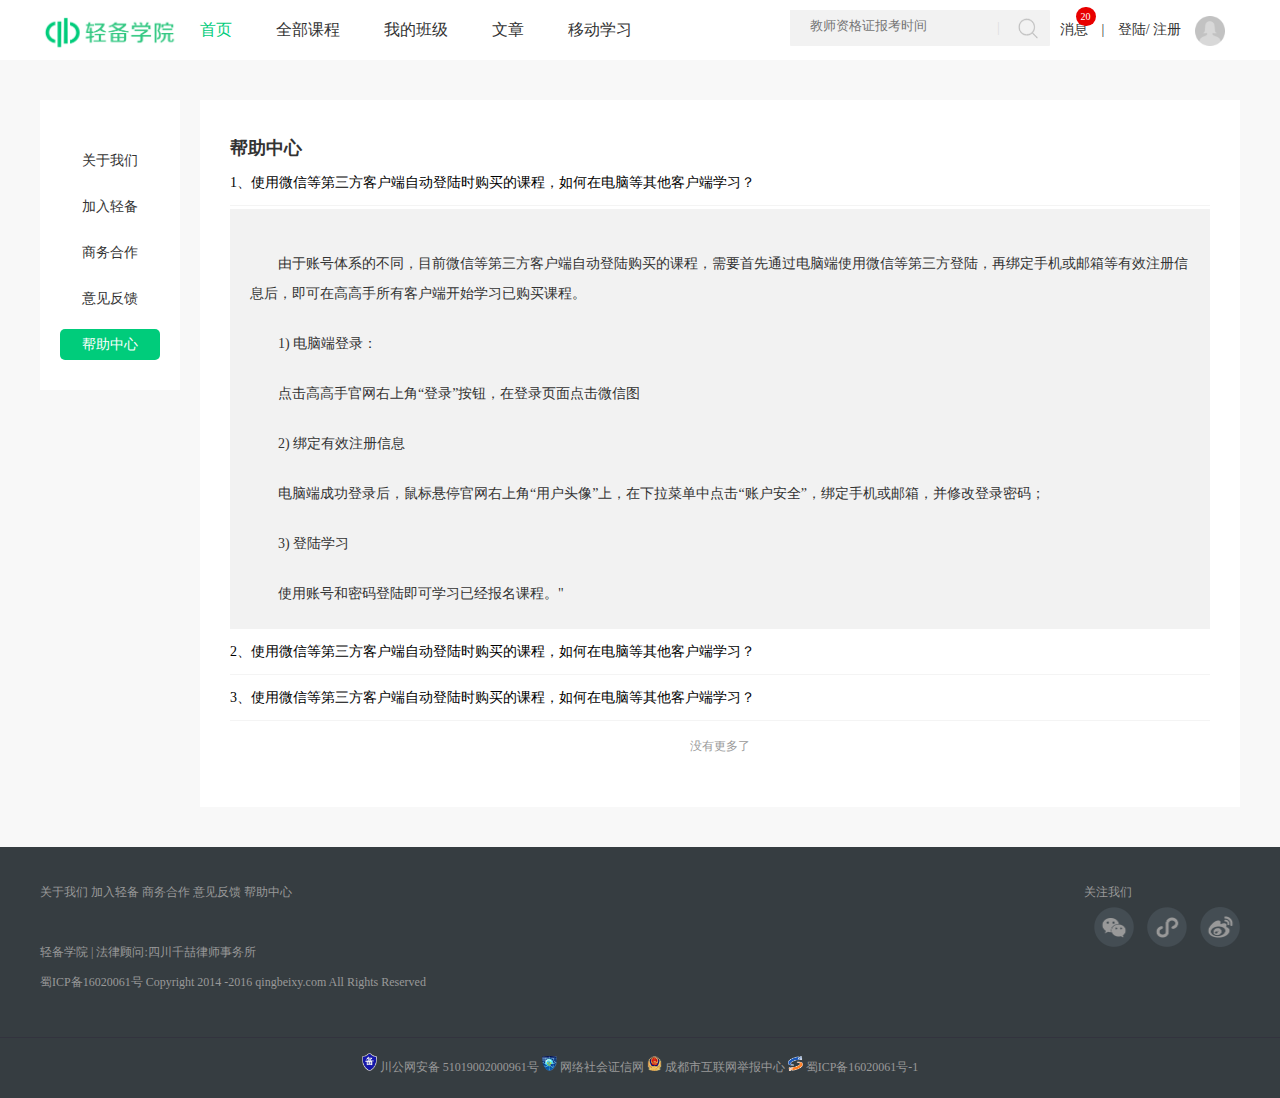
<file: abouthelp.html>
<!doctype html>
<html lang="en">
<head>
    <meta charset="UTF-8">
    <meta name="viewport"
          content="width=device-width, user-scalable=no, initial-scale=1.0, maximum-scale=1.0, minimum-scale=1.0">
    <meta http-equiv="X-UA-Compatible" content="ie=edge">
    <title>Document</title>
    <link rel="stylesheet" href="css/base.css">
    <link rel="stylesheet" href="css/index.css">
    <link rel="stylesheet" href="css/about.css">
    <script src="js/jquery.1.9.1.js"></script>
    <script src="js/base.js"></script>
    <script>
        $(function () {
            $('.titles').on('click',function () {
                $(this).next().slideToggle();
            })
        })
    </script>
</head>
<body>
<!--header-->
<div class="header-box">
    <div class="header">
        <img src="images/logo.png" alt="">
        <ul class="nav-list">
            <li><a href="index.html" class="active">首页</a></li>
            <li><a href="list.html">全部课程</a>
                <div class="hovernav">
                    <ul class="nav1">
                        <li class="active">教师</li>
                        <li>会计2</li>
                        <li>会计3</li>
                        <li>会计4</li>
                        <li>会计5</li>
                        <li>会计6</li>
                    </ul>
                    <ul class="nav2">
                        <li class="active">
                            <ul class="zinav">
                                <li><a href="">中学教师资格证1</a></li>
                                <li><a href="">幼儿教师资格证</a></li>
                                <li><a href="">小学教师资格</a></li>
                            </ul>
                        </li>
                        <li>
                            <ul class="zinav">
                                <li><a href="">中学教师资格证2</a></li>
                                <li><a href="">幼儿教师资格证</a></li>
                                <li><a href="">小学教师资格</a></li>
                            </ul>
                        </li>
                        <li>
                            <ul class="zinav">
                                <li><a href="">中学教师资格证3</a></li>
                                <li><a href="">幼儿教师资格证</a></li>
                                <li><a href="">小学教师资格</a></li>
                            </ul>
                        </li>
                        <li>
                            <ul class="zinav">
                                <li><a href="">中学教师资格证4</a></li>
                                <li><a href="">幼儿教师资格证</a></li>
                                <li><a href="">小学教师资格</a></li>
                            </ul>
                        </li>
                        <li>
                            <ul class="zinav">
                                <li><a href="">中学教师资格证5</a></li>
                                <li><a href="">幼儿教师资格证</a></li>
                                <li><a href="">小学教师资格</a></li>
                            </ul>
                        </li>
                        <li>
                            <ul class="zinav">
                                <li><a href="">中学教师资格证6</a></li>
                                <li><a href="">幼儿教师资格证</a></li>
                                <li><a href="">小学教师资格</a></li>
                            </ul>
                        </li>
                    </ul>
                </div>
            </li>
            <li><a href="">我的班级</a></li>
            <li><a href="ceeas.html">文章</a></li>
            <li><a href="">移动学习</a></li>
        </ul>
        <div class="header-right">
            <div class="border">
                <input type="text" placeholder="教师资格证报考时间">|
                <input type="button" value="搜索">
            </div>
            <a href="">
                消息
                <span>20</span>
            </a>
            <span>|</span>
            <a class="login">登陆</a>/
            <a class="register">注册</a>
            <img src="images/3.png" class="imgs" alt="">
            <ul class="gerennav">
                <li><a href="">个人中心</a></li>
                <li><a href="">意见反馈</a></li>
                <li><a href=""> 退出</a></li>
            </ul>
        </div>
    </div>
    <!--登陆-->
    <div id="login" class="shade">
        <div class="shadow"></div>
        <div class="loging">
            <div class="close"></div>
            <span>登录轻备</span>
            <div class="form">
                <div class="input">
                    <img src="images/33.png" alt="">
                    <input type="text" placeholder="请输入手机号">
                </div>
                <div class="input">
                    <img src="images/34.png" alt="">
                    <input type="password" placeholder="密码">
                </div>
                <input type="submit">
                <div class="fsa">
                    <span class="iponelogin">手机快速登录</span>
                    <span class="right">忘记密码？</span>
                </div>
                <a href=""><img src="images/30.png" alt=""></a>
                <a href=""><img src="images/31.png" alt=""></a>
                <a href=""><img src="images/32.png" alt=""></a>
            </div>
            <div class="bottom">
                还没有学习账号？<span class="register">注册</span>
            </div>
        </div>
    </div>
    <!--手机快速登录-->
    <div id="iponelogin" class="shade">
        <div class="shadow"></div>
        <div class="loging">
            <div class="close"></div>
            <span>手机快速登录</span>
            <div class="form">
                <div class="input">
                    <img src="images/33.png" alt="">
                    <input type="text" placeholder="请输入手机号">
                </div>
                <div class="inputs">
                    <div>
                        <img src="images/38.png" alt="">
                        <input type="text" placeholder="验证码">
                    </div>
                    <img src="images/36.png" alt="">
                </div>
                <div class="inputs">
                    <div>
                        <img src="images/35.png" alt="">
                        <input type="text" placeholder="短信验证码">
                    </div>
                    <input type="button" value="获取验证码">
                </div>
                <input type="submit">
                <div class="fsa">
                    <span>密码登陆</span>
                </div>
            </div>
            <div class="bottom">
                还没有学习账号？<span class="register">注册</span>
            </div>
        </div>
    </div>
    <!--注册学习账号-->
    <div id="register" class="shade">
        <div class="shadow"></div>
        <div class="loging" style="height: 450px">
            <div class="close"></div>
            <span>注册学习账号</span>
            <div class="form">
                <div class="input">
                    <img src="images/33.png" alt="">
                    <input type="text" placeholder="请输入手机号">
                    <div class="tishi">该手机已注册</div>
                </div>
                <div class="inputs">
                    <div>
                        <img src="images/38.png" alt="">
                        <input type="text" placeholder="验证码">
                    </div>
                    <img src="images/36.png" alt="">
                    <div class="tishi" style="border: none">验证码不正确</div>
                </div>
                <div class="input">
                    <img src="images/34.png" alt="">
                    <input type="password" placeholder="密码">
                    <div class="tishi">请设置8-20位字符的密码</div>
                </div>
                <input type="submit" value="注册">
            </div>
            <div class="bottom">
                注册代表您已经阅读并同意<a href="">《轻备学院用户协议》</a>
            </div>
        </div>
    </div>
    <!--恭喜你注册成功！-->
    <div id="registerscrrue" class="shade">
        <div class="shadow"></div>
        <div class="loging" style="height: 400px">
            <div class="close"></div>
            <span>恭喜你注册成功！</span>
            <div class="imgs">
                <img src="images/39.png" alt="">
                <div class="shangchuang">
                    <input type="file">
                </div>
            </div>
            <input type="text" class="text" placeholder="添加昵称">
            <span class="red">昵称不能为空</span>
            <input type="submit" value="确认">
        </div>
    </div>
    <!--绑定学习账号-->
    <div id="banding" class="shade">
        <div class="shadow"></div>
        <div class="loging" style="height: 380px">
            <div class="close"></div>
            <span>绑定学习账号</span>
            <div class="form">
                <div class="input">
                    <img src="images/33.png" alt="">
                    <input type="text" placeholder="请输入手机号">
                </div>
                <div class="inputs">
                    <div>
                        <img src="images/38.png" alt="">
                        <input type="text" placeholder="验证码">
                    </div>
                    <img src="images/36.png" alt="">
                </div>
                <div class="inputs">
                    <div>
                        <img src="images/35.png" alt="">
                        <input type="text" placeholder="短信验证码">
                    </div>
                    <input type="button" value="获取验证码">
                </div>
                <input type="submit" value="提交并登录">
            </div>
        </div>
    </div>
</div>
<!--about-->
<div class="about">
    <ul class="aboutnav">
        <li><a href="about.html">关于我们</a></li>
        <li><a href="aboutadd.html">加入轻备</a></li>
        <li><a href="aboutjoin.html">商务合作</a></li>
        <li><a href="aboutidea.html">意见反馈</a></li>
        <li class="active"><a href="abouthelp.html">帮助中心</a></li>
    </ul>
    <div class="inner">
        <h6>帮助中心</h6>
        <div class="titles">1、使用微信等第三方客户端自动登陆时购买的课程，如何在电脑等其他客户端学习？</div>
        <div class="trfont active">
            <p>由于账号体系的不同，目前微信等第三方客户端自动登陆购买的课程，需要首先通过电脑端使用微信等第三方登陆，再绑定手机或邮箱等有效注册信息后，即可在高高手所有客户端开始学习已购买课程。</p>
            <p>1) 电脑端登录：</p>
            <p>点击高高手官网右上角“登录”按钮，在登录页面点击微信图</p>
            <p>2) 绑定有效注册信息</p>
            <p>电脑端成功登录后，鼠标悬停官网右上角“用户头像”上，在下拉菜单中点击“账户安全”，绑定手机或邮箱，并修改登录密码；</p>
            <p>3) 登陆学习</p>
            <p>使用账号和密码登陆即可学习已经报名课程。"</p>
        </div>
        <div class="titles">2、使用微信等第三方客户端自动登陆时购买的课程，如何在电脑等其他客户端学习？</div>
        <div class="trfont">
            <p>由于账号体系的不同，目前微信等第三方客户端自动登陆购买的课程，需要首先通过电脑端使用微信等第三方登陆，再绑定手机或邮箱等有效注册信息后，即可在高高手所有客户端开始学习已购买课程。</p>
            <p>1) 电脑端登录：</p>
            <p>点击高高手官网右上角“登录”按钮，在登录页面点击微信图</p>
            <p>2) 绑定有效注册信息</p>
            <p>电脑端成功登录后，鼠标悬停官网右上角“用户头像”上，在下拉菜单中点击“账户安全”，绑定手机或邮箱，并修改登录密码；</p>
            <p>3) 登陆学习</p>
            <p>使用账号和密码登陆即可学习已经报名课程。"</p>
        </div>
        <div class="titles">3、使用微信等第三方客户端自动登陆时购买的课程，如何在电脑等其他客户端学习？</div>
        <div class="trfont">
            <p>由于账号体系的不同，目前微信等第三方客户端自动登陆购买的课程，需要首先通过电脑端使用微信等第三方登陆，再绑定手机或邮箱等有效注册信息后，即可在高高手所有客户端开始学习已购买课程。</p>
            <p>1) 电脑端登录：</p>
            <p>点击高高手官网右上角“登录”按钮，在登录页面点击微信图</p>
            <p>2) 绑定有效注册信息</p>
            <p>电脑端成功登录后，鼠标悬停官网右上角“用户头像”上，在下拉菜单中点击“账户安全”，绑定手机或邮箱，并修改登录密码；</p>
            <p>3) 登陆学习</p>
            <p>使用账号和密码登陆即可学习已经报名课程。"</p>
        </div>
        <div class="gengduo"> <span>没有更多了</span></div>
    </div>
</div>
<!--footer-->
<div class="footer">
    <div class="footer-inner">
        <div class="footer-left">
            <a href="">关于我们</a>
            <a href="">加入轻备</a>
            <a href="">商务合作</a>
            <a href="">意见反馈</a>
            <a href="">帮助中心</a>
            <p style="margin-top: 30px">轻备学院 | 法律顾问:四川千喆律师事务所 </p>
            <p style="margin-bottom: 40px">蜀ICP备16020061号 Copyright 2014 -2016 qingbeixy.com All Rights Reserved</p>
        </div>
        <div class="footer-right">
            <p>关注我们</p>
            <span><img src="images/20.png" alt="">
                    <div><img src="images/27.png" alt=""></div>
                </span>
            <span><img src="images/21.png" alt="">
                <div><img src="images/28.png" alt=""></div>
                </span>
            <a href=""><img src="images/22.png" alt=""></a>
        </div>
    </div>
    <div class="footer-bottom">
        <img src="images/23.png" alt="">
        川公网安备 51019002000961号
        <img src="images/24.png" alt="">
        网络社会证信网
        <img src="images/25.png" alt="">
        成都市互联网举报中心
        <img src="images/26.png" alt="">
        蜀ICP备16020061号-1
    </div>
</div>
</body>
</html>
</file>
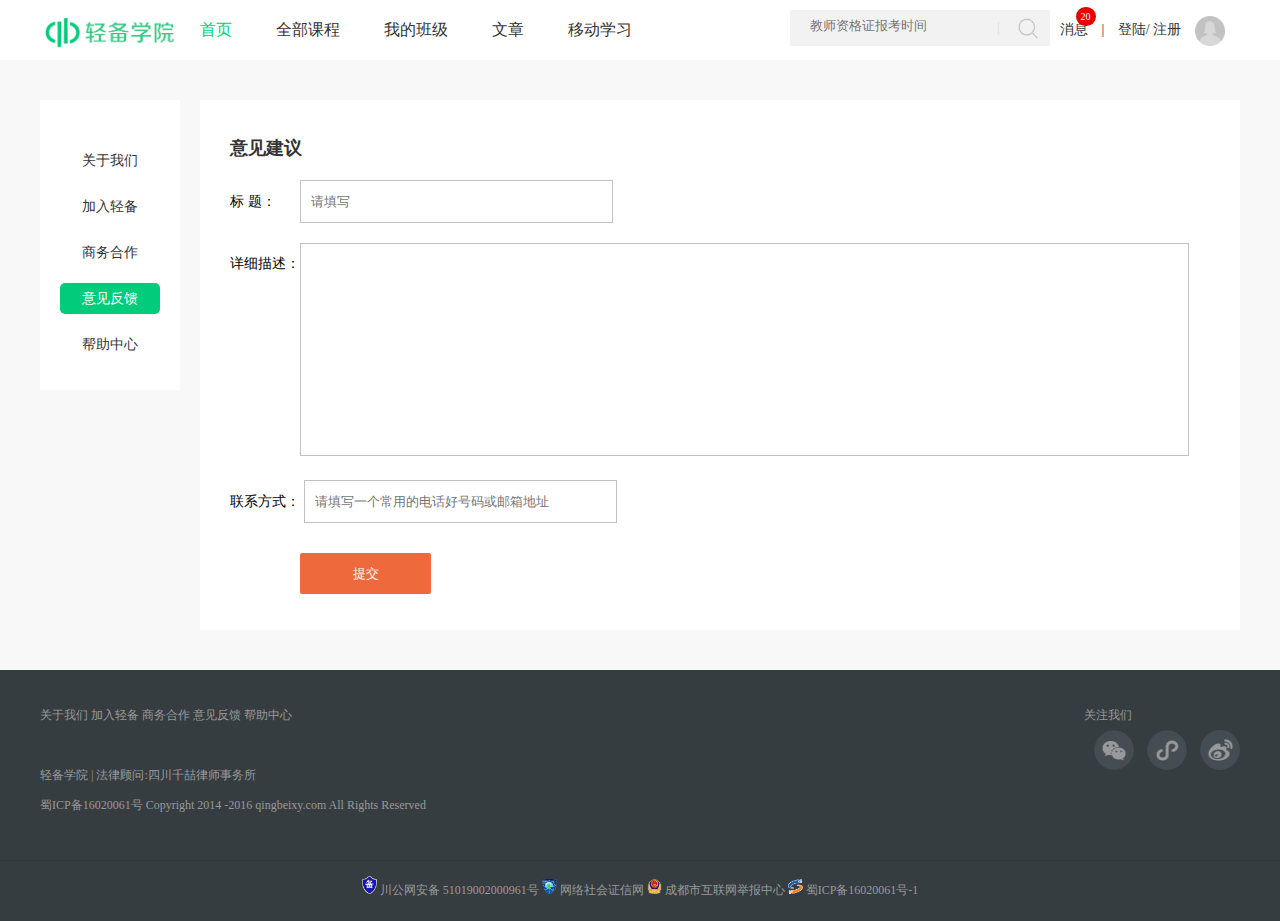
<file: aboutidea.html>
<!doctype html>
<html lang="en">
<head>
    <meta charset="UTF-8">
    <meta name="viewport"
          content="width=device-width, user-scalable=no, initial-scale=1.0, maximum-scale=1.0, minimum-scale=1.0">
    <meta http-equiv="X-UA-Compatible" content="ie=edge">
    <title>Document</title>
    <link rel="stylesheet" href="css/base.css">
    <link rel="stylesheet" href="css/index.css">
    <link rel="stylesheet" href="css/about.css">
    <script src="js/jquery.1.9.1.js"></script>
    <script src="js/base.js"></script>
</head>
<body>
<!--header-->
<div class="header-box">
    <div class="header">
        <img src="images/logo.png" alt="">
        <ul class="nav-list">
            <li><a href="index.html" class="active">首页</a></li>
            <li><a href="list.html">全部课程</a>
                <div class="hovernav">
                    <ul class="nav1">
                        <li class="active">教师</li>
                        <li>会计2</li>
                        <li>会计3</li>
                        <li>会计4</li>
                        <li>会计5</li>
                        <li>会计6</li>
                    </ul>
                    <ul class="nav2">
                        <li class="active">
                            <ul class="zinav">
                                <li><a href="">中学教师资格证1</a></li>
                                <li><a href="">幼儿教师资格证</a></li>
                                <li><a href="">小学教师资格</a></li>
                            </ul>
                        </li>
                        <li>
                            <ul class="zinav">
                                <li><a href="">中学教师资格证2</a></li>
                                <li><a href="">幼儿教师资格证</a></li>
                                <li><a href="">小学教师资格</a></li>
                            </ul>
                        </li>
                        <li>
                            <ul class="zinav">
                                <li><a href="">中学教师资格证3</a></li>
                                <li><a href="">幼儿教师资格证</a></li>
                                <li><a href="">小学教师资格</a></li>
                            </ul>
                        </li>
                        <li>
                            <ul class="zinav">
                                <li><a href="">中学教师资格证4</a></li>
                                <li><a href="">幼儿教师资格证</a></li>
                                <li><a href="">小学教师资格</a></li>
                            </ul>
                        </li>
                        <li>
                            <ul class="zinav">
                                <li><a href="">中学教师资格证5</a></li>
                                <li><a href="">幼儿教师资格证</a></li>
                                <li><a href="">小学教师资格</a></li>
                            </ul>
                        </li>
                        <li>
                            <ul class="zinav">
                                <li><a href="">中学教师资格证6</a></li>
                                <li><a href="">幼儿教师资格证</a></li>
                                <li><a href="">小学教师资格</a></li>
                            </ul>
                        </li>
                    </ul>
                </div>
            </li>
            <li><a href="">我的班级</a></li>
            <li><a href="ceeas.html">文章</a></li>
            <li><a href="">移动学习</a></li>
        </ul>
        <div class="header-right">
            <div class="border">
                <input type="text" placeholder="教师资格证报考时间">|
                <input type="button" value="搜索">
            </div>
            <a href="">
                消息
                <span>20</span>
            </a>
            <span>|</span>
            <a class="login">登陆</a>/
            <a class="register">注册</a>
            <img src="images/3.png" class="imgs" alt="">
            <ul class="gerennav">
                <li><a href="">个人中心</a></li>
                <li><a href="">意见反馈</a></li>
                <li><a href=""> 退出</a></li>
            </ul>
        </div>
    </div>
    <!--登陆-->
    <div id="login" class="shade">
        <div class="shadow"></div>
        <div class="loging">
            <div class="close"></div>
            <span>登录轻备</span>
            <div class="form">
                <div class="input">
                    <img src="images/33.png" alt="">
                    <input type="text" placeholder="请输入手机号">
                </div>
                <div class="input">
                    <img src="images/34.png" alt="">
                    <input type="password" placeholder="密码">
                </div>
                <input type="submit">
                <div class="fsa">
                    <span class="iponelogin">手机快速登录</span>
                    <span class="right">忘记密码？</span>
                </div>
                <a href=""><img src="images/30.png" alt=""></a>
                <a href=""><img src="images/31.png" alt=""></a>
                <a href=""><img src="images/32.png" alt=""></a>
            </div>
            <div class="bottom">
                还没有学习账号？<span class="register">注册</span>
            </div>
        </div>
    </div>
    <!--手机快速登录-->
    <div id="iponelogin" class="shade">
        <div class="shadow"></div>
        <div class="loging">
            <div class="close"></div>
            <span>手机快速登录</span>
            <div class="form">
                <div class="input">
                    <img src="images/33.png" alt="">
                    <input type="text" placeholder="请输入手机号">
                </div>
                <div class="inputs">
                    <div>
                        <img src="images/38.png" alt="">
                        <input type="text" placeholder="验证码">
                    </div>
                    <img src="images/36.png" alt="">
                </div>
                <div class="inputs">
                    <div>
                        <img src="images/35.png" alt="">
                        <input type="text" placeholder="短信验证码">
                    </div>
                    <input type="button" value="获取验证码">
                </div>
                <input type="submit">
                <div class="fsa">
                    <span>密码登陆</span>
                </div>
            </div>
            <div class="bottom">
                还没有学习账号？<span class="register">注册</span>
            </div>
        </div>
    </div>
    <!--注册学习账号-->
    <div id="register" class="shade">
        <div class="shadow"></div>
        <div class="loging" style="height: 450px">
            <div class="close"></div>
            <span>注册学习账号</span>
            <div class="form">
                <div class="input">
                    <img src="images/33.png" alt="">
                    <input type="text" placeholder="请输入手机号">
                    <div class="tishi">该手机已注册</div>
                </div>
                <div class="inputs">
                    <div>
                        <img src="images/38.png" alt="">
                        <input type="text" placeholder="验证码">
                    </div>
                    <img src="images/36.png" alt="">
                    <div class="tishi" style="border: none">验证码不正确</div>
                </div>
                <div class="input">
                    <img src="images/34.png" alt="">
                    <input type="password" placeholder="密码">
                    <div class="tishi">请设置8-20位字符的密码</div>
                </div>
                <input type="submit" value="注册">
            </div>
            <div class="bottom">
                注册代表您已经阅读并同意<a href="">《轻备学院用户协议》</a>
            </div>
        </div>
    </div>
    <!--恭喜你注册成功！-->
    <div id="registerscrrue" class="shade">
        <div class="shadow"></div>
        <div class="loging" style="height: 400px">
            <div class="close"></div>
            <span>恭喜你注册成功！</span>
            <div class="imgs">
                <img src="images/39.png" alt="">
                <div class="shangchuang">
                    <input type="file">
                </div>
            </div>
            <input type="text" class="text" placeholder="添加昵称">
            <span class="red">昵称不能为空</span>
            <input type="submit" value="确认">
        </div>
    </div>
    <!--绑定学习账号-->
    <div id="banding" class="shade">
        <div class="shadow"></div>
        <div class="loging" style="height: 380px">
            <div class="close"></div>
            <span>绑定学习账号</span>
            <div class="form">
                <div class="input">
                    <img src="images/33.png" alt="">
                    <input type="text" placeholder="请输入手机号">
                </div>
                <div class="inputs">
                    <div>
                        <img src="images/38.png" alt="">
                        <input type="text" placeholder="验证码">
                    </div>
                    <img src="images/36.png" alt="">
                </div>
                <div class="inputs">
                    <div>
                        <img src="images/35.png" alt="">
                        <input type="text" placeholder="短信验证码">
                    </div>
                    <input type="button" value="获取验证码">
                </div>
                <input type="submit" value="提交并登录">
            </div>
        </div>
    </div>
</div>
<!--about-->
<div class="about">
    <ul class="aboutnav">
        <li><a href="about.html">关于我们</a></li>
        <li><a href="aboutadd.html">加入轻备</a></li>
        <li ><a href="aboutjoin.html">商务合作</a></li>
        <li class="active"><a href="aboutidea.html">意见反馈</a></li>
        <li><a href="abouthelp.html">帮助中心</a></li>
    </ul>
    <div class="inner">
        <h6>意见建议</h6>
        <div class="input">
            <span>标      题：</span>
            <input type="text" placeholder="请填写" style="margin-left: 20px;">
        </div>
        <div class="input">
            <span style="float: left">详细描述：</span>
            <textarea placeholder="请详细描述您的问题，如果是浏览速度、系统BUG、显示等问题，请注明您使用的操作系统、浏览器以及版本号，以便我们尽快对应查找问题并解决。">
            </textarea>
        </div>
        <div class="input">
            <span>联系方式：</span>
            <input type="text" placeholder="请填写一个常用的电话好号码或邮箱地址">
        </div>
        <input type="submit" value="提交">
    </div>
</div>
<!--footer-->
<div class="footer">
    <div class="footer-inner">
        <div class="footer-left">
            <a href="">关于我们</a>
            <a href="">加入轻备</a>
            <a href="">商务合作</a>
            <a href="">意见反馈</a>
            <a href="">帮助中心</a>
            <p style="margin-top: 30px">轻备学院 | 法律顾问:四川千喆律师事务所 </p>
            <p style="margin-bottom: 40px">蜀ICP备16020061号 Copyright 2014 -2016 qingbeixy.com All Rights Reserved</p>
        </div>
        <div class="footer-right">
            <p>关注我们</p>
            <span><img src="images/20.png" alt="">
                    <div><img src="images/27.png" alt=""></div>
                </span>
            <span><img src="images/21.png" alt="">
                <div><img src="images/28.png" alt=""></div>
                </span>
            <a href=""><img src="images/22.png" alt=""></a>
        </div>
    </div>
    <div class="footer-bottom">
        <img src="images/23.png" alt="">
        川公网安备 51019002000961号
        <img src="images/24.png" alt="">
        网络社会证信网
        <img src="images/25.png" alt="">
        成都市互联网举报中心
        <img src="images/26.png" alt="">
        蜀ICP备16020061号-1
    </div>
</div>
</body>
</html>
</file>
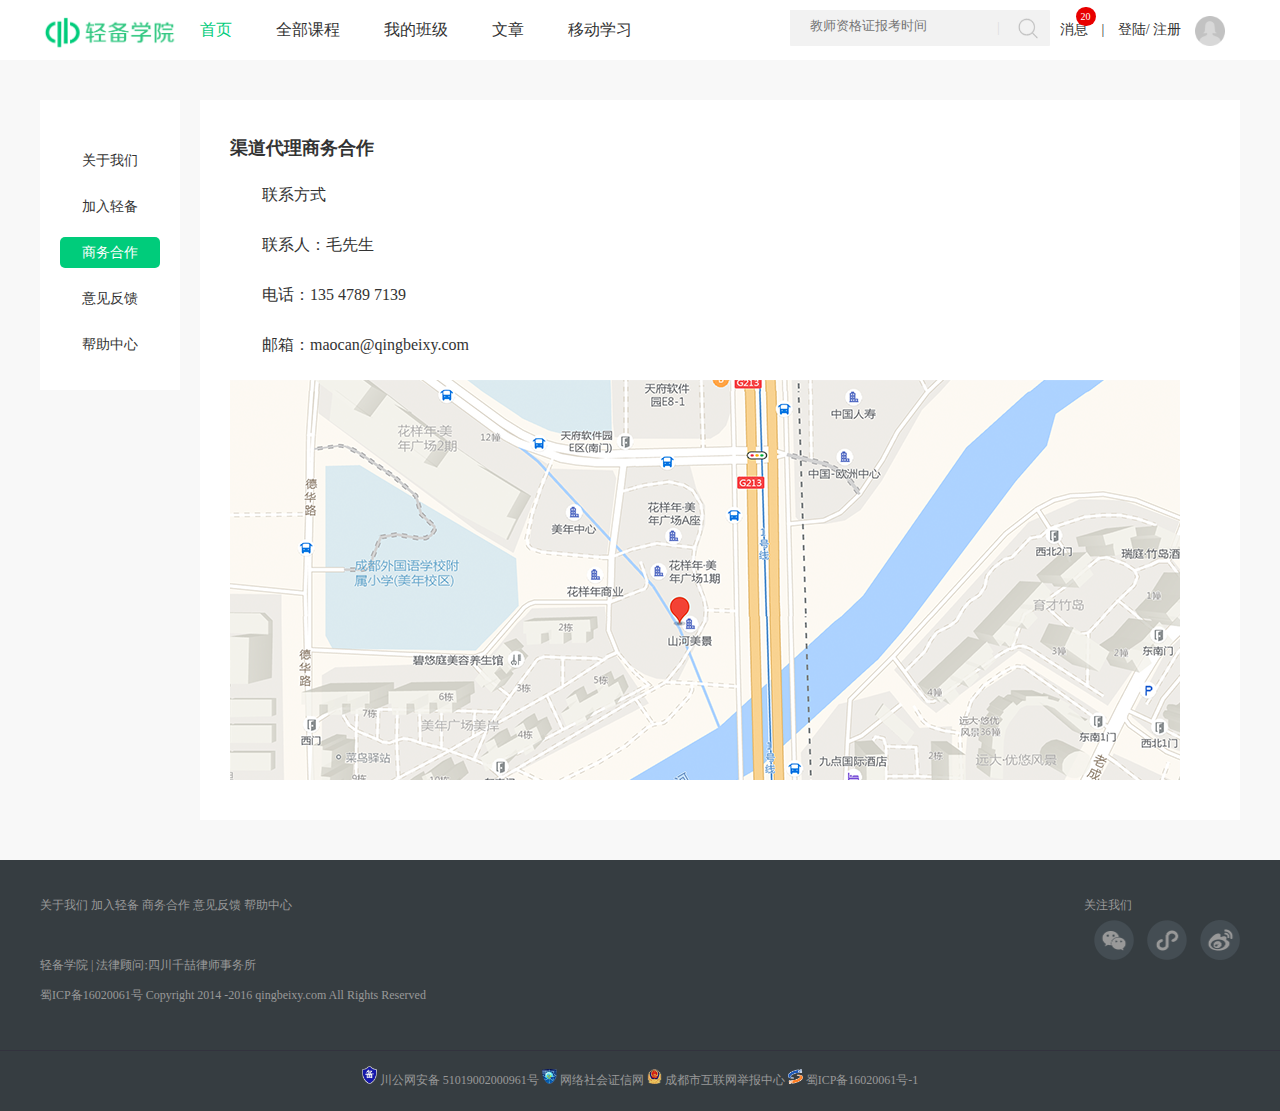
<file: aboutjoin.html>
<!doctype html>
<html lang="en">
<head>
    <meta charset="UTF-8">
    <meta name="viewport"
          content="width=device-width, user-scalable=no, initial-scale=1.0, maximum-scale=1.0, minimum-scale=1.0">
    <meta http-equiv="X-UA-Compatible" content="ie=edge">
    <title>Document</title>
    <link rel="stylesheet" href="css/base.css">
    <link rel="stylesheet" href="css/index.css">
    <link rel="stylesheet" href="css/about.css">
    <script src="js/jquery.1.9.1.js"></script>
    <script src="js/base.js"></script>
</head>
<body>
<!--header-->
<div class="header-box">
    <div class="header">
        <img src="images/logo.png" alt="">
        <ul class="nav-list">
            <li><a href="index.html" class="active">首页</a></li>
            <li><a href="list.html">全部课程</a>
                <div class="hovernav">
                    <ul class="nav1">
                        <li class="active">教师</li>
                        <li>会计2</li>
                        <li>会计3</li>
                        <li>会计4</li>
                        <li>会计5</li>
                        <li>会计6</li>
                    </ul>
                    <ul class="nav2">
                        <li class="active">
                            <ul class="zinav">
                                <li><a href="">中学教师资格证1</a></li>
                                <li><a href="">幼儿教师资格证</a></li>
                                <li><a href="">小学教师资格</a></li>
                            </ul>
                        </li>
                        <li>
                            <ul class="zinav">
                                <li><a href="">中学教师资格证2</a></li>
                                <li><a href="">幼儿教师资格证</a></li>
                                <li><a href="">小学教师资格</a></li>
                            </ul>
                        </li>
                        <li>
                            <ul class="zinav">
                                <li><a href="">中学教师资格证3</a></li>
                                <li><a href="">幼儿教师资格证</a></li>
                                <li><a href="">小学教师资格</a></li>
                            </ul>
                        </li>
                        <li>
                            <ul class="zinav">
                                <li><a href="">中学教师资格证4</a></li>
                                <li><a href="">幼儿教师资格证</a></li>
                                <li><a href="">小学教师资格</a></li>
                            </ul>
                        </li>
                        <li>
                            <ul class="zinav">
                                <li><a href="">中学教师资格证5</a></li>
                                <li><a href="">幼儿教师资格证</a></li>
                                <li><a href="">小学教师资格</a></li>
                            </ul>
                        </li>
                        <li>
                            <ul class="zinav">
                                <li><a href="">中学教师资格证6</a></li>
                                <li><a href="">幼儿教师资格证</a></li>
                                <li><a href="">小学教师资格</a></li>
                            </ul>
                        </li>
                    </ul>
                </div>
            </li>
            <li><a href="">我的班级</a></li>
            <li><a href="ceeas.html">文章</a></li>
            <li><a href="">移动学习</a></li>
        </ul>
        <div class="header-right">
            <div class="border">
                <input type="text" placeholder="教师资格证报考时间">|
                <input type="button" value="搜索">
            </div>
            <a href="">
                消息
                <span>20</span>
            </a>
            <span>|</span>
            <a class="login">登陆</a>/
            <a class="register">注册</a>
            <img src="images/3.png" class="imgs" alt="">
            <ul class="gerennav">
                <li><a href="">个人中心</a></li>
                <li><a href="">意见反馈</a></li>
                <li><a href=""> 退出</a></li>
            </ul>
        </div>
    </div>
    <!--登陆-->
    <div id="login" class="shade">
        <div class="shadow"></div>
        <div class="loging">
            <div class="close"></div>
            <span>登录轻备</span>
            <div class="form">
                <div class="input">
                    <img src="images/33.png" alt="">
                    <input type="text" placeholder="请输入手机号">
                </div>
                <div class="input">
                    <img src="images/34.png" alt="">
                    <input type="password" placeholder="密码">
                </div>
                <input type="submit">
                <div class="fsa">
                    <span class="iponelogin">手机快速登录</span>
                    <span class="right">忘记密码？</span>
                </div>
                <a href=""><img src="images/30.png" alt=""></a>
                <a href=""><img src="images/31.png" alt=""></a>
                <a href=""><img src="images/32.png" alt=""></a>
            </div>
            <div class="bottom">
                还没有学习账号？<span class="register">注册</span>
            </div>
        </div>
    </div>
    <!--手机快速登录-->
    <div id="iponelogin" class="shade">
        <div class="shadow"></div>
        <div class="loging">
            <div class="close"></div>
            <span>手机快速登录</span>
            <div class="form">
                <div class="input">
                    <img src="images/33.png" alt="">
                    <input type="text" placeholder="请输入手机号">
                </div>
                <div class="inputs">
                    <div>
                        <img src="images/38.png" alt="">
                        <input type="text" placeholder="验证码">
                    </div>
                    <img src="images/36.png" alt="">
                </div>
                <div class="inputs">
                    <div>
                        <img src="images/35.png" alt="">
                        <input type="text" placeholder="短信验证码">
                    </div>
                    <input type="button" value="获取验证码">
                </div>
                <input type="submit">
                <div class="fsa">
                    <span>密码登陆</span>
                </div>
            </div>
            <div class="bottom">
                还没有学习账号？<span class="register">注册</span>
            </div>
        </div>
    </div>
    <!--注册学习账号-->
    <div id="register" class="shade">
        <div class="shadow"></div>
        <div class="loging" style="height: 450px">
            <div class="close"></div>
            <span>注册学习账号</span>
            <div class="form">
                <div class="input">
                    <img src="images/33.png" alt="">
                    <input type="text" placeholder="请输入手机号">
                    <div class="tishi">该手机已注册</div>
                </div>
                <div class="inputs">
                    <div>
                        <img src="images/38.png" alt="">
                        <input type="text" placeholder="验证码">
                    </div>
                    <img src="images/36.png" alt="">
                    <div class="tishi" style="border: none">验证码不正确</div>
                </div>
                <div class="input">
                    <img src="images/34.png" alt="">
                    <input type="password" placeholder="密码">
                    <div class="tishi">请设置8-20位字符的密码</div>
                </div>
                <input type="submit" value="注册">
            </div>
            <div class="bottom">
                注册代表您已经阅读并同意<a href="">《轻备学院用户协议》</a>
            </div>
        </div>
    </div>
    <!--恭喜你注册成功！-->
    <div id="registerscrrue" class="shade">
        <div class="shadow"></div>
        <div class="loging" style="height: 400px">
            <div class="close"></div>
            <span>恭喜你注册成功！</span>
            <div class="imgs">
                <img src="images/39.png" alt="">
                <div class="shangchuang">
                    <input type="file">
                </div>
            </div>
            <input type="text" class="text" placeholder="添加昵称">
            <span class="red">昵称不能为空</span>
            <input type="submit" value="确认">
        </div>
    </div>
    <!--绑定学习账号-->
    <div id="banding" class="shade">
        <div class="shadow"></div>
        <div class="loging" style="height: 380px">
            <div class="close"></div>
            <span>绑定学习账号</span>
            <div class="form">
                <div class="input">
                    <img src="images/33.png" alt="">
                    <input type="text" placeholder="请输入手机号">
                </div>
                <div class="inputs">
                    <div>
                        <img src="images/38.png" alt="">
                        <input type="text" placeholder="验证码">
                    </div>
                    <img src="images/36.png" alt="">
                </div>
                <div class="inputs">
                    <div>
                        <img src="images/35.png" alt="">
                        <input type="text" placeholder="短信验证码">
                    </div>
                    <input type="button" value="获取验证码">
                </div>
                <input type="submit" value="提交并登录">
            </div>
        </div>
    </div>
</div>
<!--about-->
<div class="about">
    <ul class="aboutnav">
        <li><a href="about.html">关于我们</a></li>
        <li><a href="aboutadd.html">加入轻备</a></li>
        <li class="active"><a href="aboutjoin.html">商务合作</a></li>
        <li><a href="aboutidea.html">意见反馈</a></li>
        <li><a href="abouthelp.html">帮助中心</a></li>
    </ul>
    <div class="inner">
        <h6>渠道代理商务合作</h6>
        <p>联系方式</p>
        <p>联系人：毛先生</p>
        <p>电话：135 4789 7139</p>
        <p>邮箱：maocan@qingbeixy.com</p>
        <img src="images/map.png" alt="" style="margin-top: 20px;">
    </div>
</div>
<!--footer-->
<div class="footer">
    <div class="footer-inner">
        <div class="footer-left">
            <a href="">关于我们</a>
            <a href="">加入轻备</a>
            <a href="">商务合作</a>
            <a href="">意见反馈</a>
            <a href="">帮助中心</a>
            <p style="margin-top: 30px">轻备学院 | 法律顾问:四川千喆律师事务所 </p>
            <p style="margin-bottom: 40px">蜀ICP备16020061号 Copyright 2014 -2016 qingbeixy.com All Rights Reserved</p>
        </div>
        <div class="footer-right">
            <p>关注我们</p>
            <span><img src="images/20.png" alt="">
                    <div><img src="images/27.png" alt=""></div>
                </span>
            <span><img src="images/21.png" alt="">
                <div><img src="images/28.png" alt=""></div>
                </span>
            <a href=""><img src="images/22.png" alt=""></a>
        </div>
    </div>
    <div class="footer-bottom">
        <img src="images/23.png" alt="">
        川公网安备 51019002000961号
        <img src="images/24.png" alt="">
        网络社会证信网
        <img src="images/25.png" alt="">
        成都市互联网举报中心
        <img src="images/26.png" alt="">
        蜀ICP备16020061号-1
    </div>
</div>
</body>
</html>
</file>
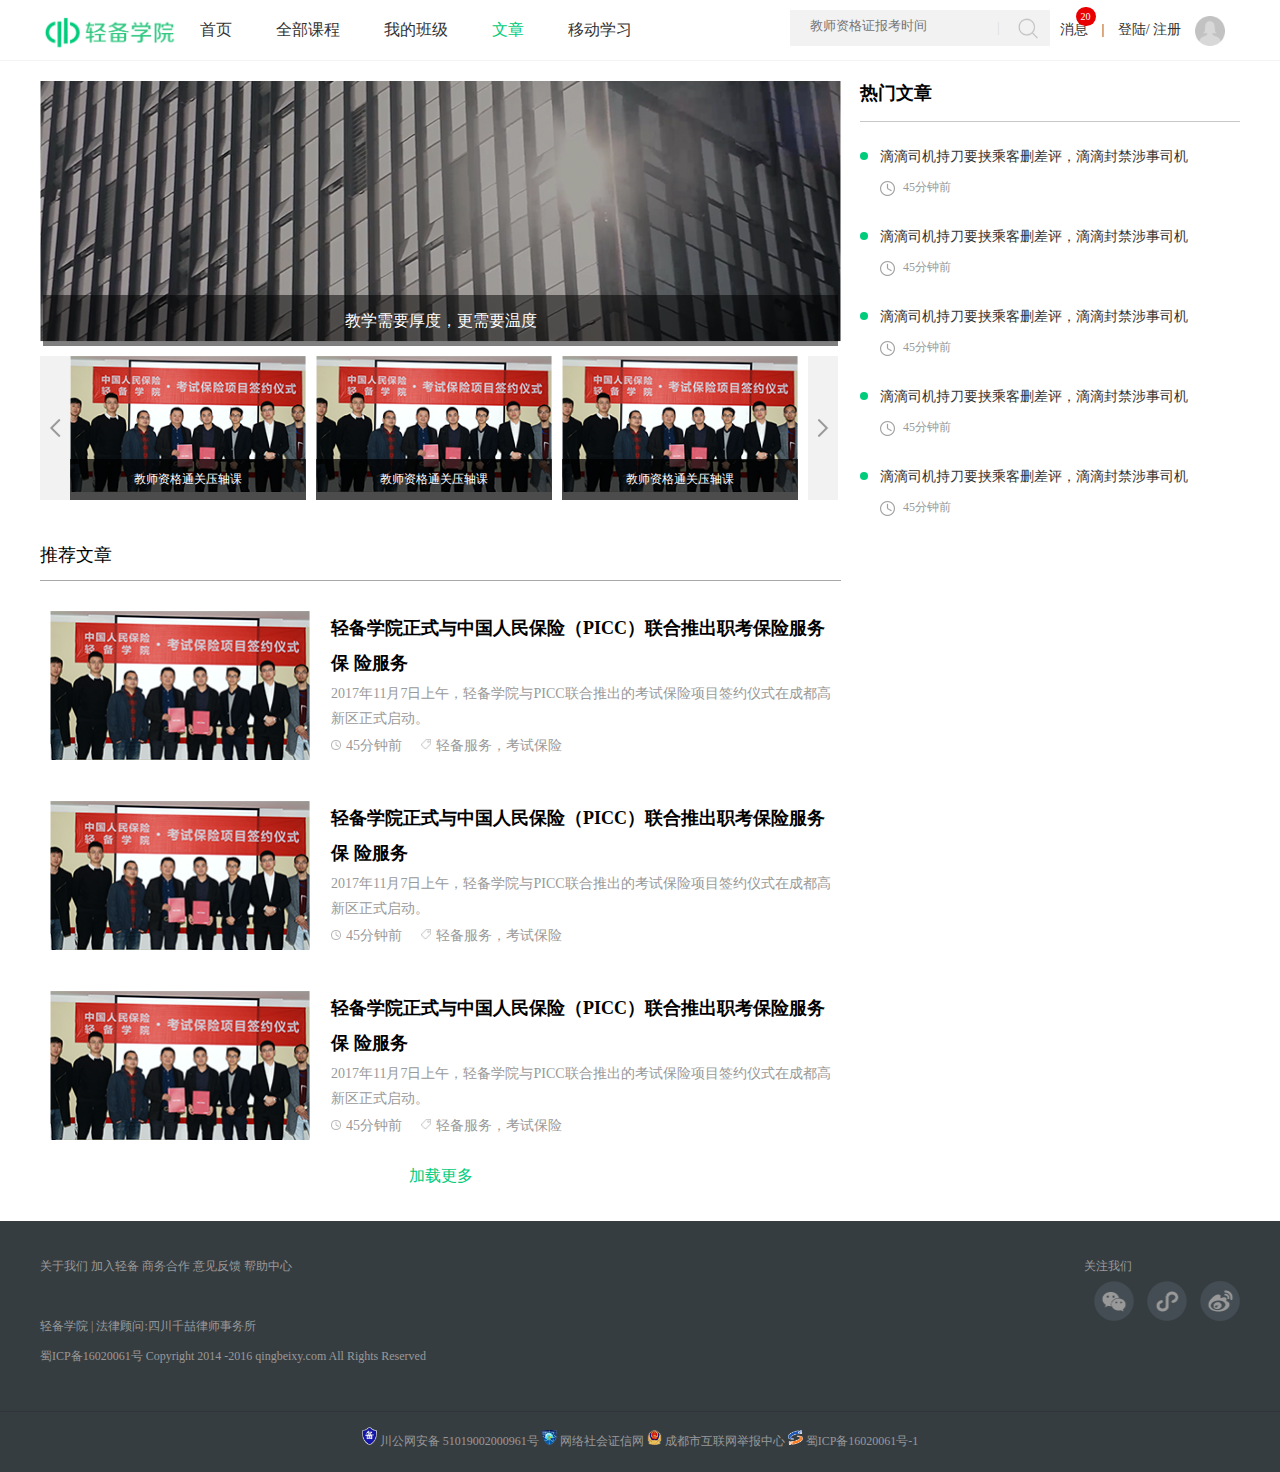
<file: ceeas.html>
<!doctype html>
<html lang="en">
<head>
    <meta charset="UTF-8">
    <meta name="viewport"
          content="width=device-width, user-scalable=no, initial-scale=1.0, maximum-scale=1.0, minimum-scale=1.0">
    <meta http-equiv="X-UA-Compatible" content="ie=edge">
    <title>Document</title>
    <link rel="stylesheet" href="css/base.css">
    <link rel="stylesheet" href="css/index.css">
    <script src="js/jquery.1.9.1.js"></script>
    <script src="js/base.js"></script>
    <script src="js/slider.js" type="text/javascript"></script>
    <script>
        $(function () {
            //走马灯
            $(".box").superSlider({
                prevBtn: 	 ".next",//左按钮
                nextBtn: 	 ".prev",//右按钮
                listCont:    "#roll",//滚动列表外层
                scrollWhere: "prev",//自动滚动方向next
                delayTime: 	 1000,//自动轮播时间间隔
                speed: 		 600,//滚动速度
                amount: 	 1,//单次滚动数量
                showNum: 	 3,//显示数量
                autoPlay: 	 true//自动播放
            });
        })
    </script>
</head>
<body>
<!--header-->
<div class="header-box">
    <div class="header">
        <img src="images/logo.png" alt="">
        <ul class="nav-list">
            <li><a href="index.html" >首页</a></li>
            <li><a href="list.html" >全部课程</a>
                <div class="hovernav">
                    <ul class="nav1">
                        <li class="active">教师</li>
                        <li>会计2</li>
                        <li>会计3</li>
                        <li>会计4</li>
                        <li>会计5</li>
                        <li>会计6</li>
                    </ul>
                    <ul class="nav2">
                        <li class="active">
                            <ul class="zinav">
                                <li><a href="">中学教师资格证1</a></li>
                                <li><a href="">幼儿教师资格证</a></li>
                                <li><a href="">小学教师资格</a></li>
                            </ul>
                        </li>
                        <li>
                            <ul class="zinav">
                                <li><a href="">中学教师资格证2</a></li>
                                <li><a href="">幼儿教师资格证</a></li>
                                <li><a href="">小学教师资格</a></li>
                            </ul>
                        </li>
                        <li>
                            <ul class="zinav">
                                <li><a href="">中学教师资格证3</a></li>
                                <li><a href="">幼儿教师资格证</a></li>
                                <li><a href="">小学教师资格</a></li>
                            </ul>
                        </li>
                        <li>
                            <ul class="zinav">
                                <li><a href="">中学教师资格证4</a></li>
                                <li><a href="">幼儿教师资格证</a></li>
                                <li><a href="">小学教师资格</a></li>
                            </ul>
                        </li>
                        <li>
                            <ul class="zinav">
                                <li><a href="">中学教师资格证5</a></li>
                                <li><a href="">幼儿教师资格证</a></li>
                                <li><a href="">小学教师资格</a></li>
                            </ul>
                        </li>
                        <li>
                            <ul class="zinav">
                                <li><a href="">中学教师资格证6</a></li>
                                <li><a href="">幼儿教师资格证</a></li>
                                <li><a href="">小学教师资格</a></li>
                            </ul>
                        </li>
                    </ul>
                </div>
            </li>
            <li><a href="">我的班级</a></li>
            <li><a href="ceeas.html" class="active">文章</a></li>
            <li><a href="">移动学习</a></li>
        </ul>
        <div class="header-right">
            <div class="border">
                <input type="text" placeholder="教师资格证报考时间">|
                <input type="button" value="搜索">
            </div>
            <a href="">
                消息
                <span>20</span>
            </a>
            <span>|</span>
            <a class="login">登陆</a>/
            <a class="register">注册</a>
            <img src="images/3.png" class="imgs" alt="">
            <ul class="gerennav">
                <li><a href="">个人中心</a></li>
                <li><a href="">意见反馈</a></li>
                <li><a href=""> 退出</a></li>
            </ul>
        </div>
    </div>
    <!--登陆-->
    <div id="login" class="shade">
        <div class="shadow"></div>
        <div class="loging">
            <div class="close"></div>
            <span>登录轻备</span>
            <div class="form">
                <div class="input">
                    <img src="images/33.png" alt="">
                    <input type="text" placeholder="请输入手机号">
                </div>
                <div class="input">
                    <img src="images/34.png" alt="">
                    <input type="password" placeholder="密码">
                </div>
                <input type="submit">
                <div class="fsa">
                    <span class="iponelogin">手机快速登录</span>
                    <span class="right">忘记密码？</span>
                </div>
                <a href=""><img src="images/30.png" alt=""></a>
                <a href=""><img src="images/31.png" alt=""></a>
                <a href=""><img src="images/32.png" alt=""></a>
            </div>
            <div class="bottom">
                还没有学习账号？<span class="register">注册</span>
            </div>
        </div>
    </div>
    <!--手机快速登录-->
    <div id="iponelogin" class="shade">
        <div class="shadow"></div>
        <div class="loging">
            <div class="close"></div>
            <span>手机快速登录</span>
            <div class="form">
                <div class="input">
                    <img src="images/33.png" alt="">
                    <input type="text" placeholder="请输入手机号">
                </div>
                <div class="inputs">
                    <div>
                        <img src="images/38.png" alt="">
                        <input type="text" placeholder="验证码">
                    </div>
                    <img src="images/36.png" alt="">
                </div>
                <div class="inputs">
                    <div>
                        <img src="images/35.png" alt="">
                        <input type="text" placeholder="短信验证码">
                    </div>
                    <input type="button" value="获取验证码">
                </div>
                <input type="submit">
                <div class="fsa">
                    <span>密码登陆</span>
                </div>
            </div>
            <div class="bottom">
                还没有学习账号？<span class="register">注册</span>
            </div>
        </div>
    </div>
    <!--注册学习账号-->
    <div id="register" class="shade">
        <div class="shadow"></div>
        <div class="loging" style="height: 450px">
            <div class="close"></div>
            <span>注册学习账号</span>
            <div class="form">
                <div class="input">
                    <img src="images/33.png" alt="">
                    <input type="text" placeholder="请输入手机号">
                    <div class="tishi">该手机已注册</div>
                </div>
                <div class="inputs">
                    <div>
                        <img src="images/38.png" alt="">
                        <input type="text" placeholder="验证码">
                    </div>
                    <img src="images/36.png" alt="">
                    <div class="tishi" style="border: none">验证码不正确</div>
                </div>
                <div class="input">
                    <img src="images/34.png" alt="">
                    <input type="password" placeholder="密码">
                    <div class="tishi">请设置8-20位字符的密码</div>
                </div>
                <input type="submit" value="注册">
            </div>
            <div class="bottom">
                注册代表您已经阅读并同意<a href="">《轻备学院用户协议》</a>
            </div>
        </div>
    </div>
    <!--恭喜你注册成功！-->
    <div id="registerscrrue" class="shade">
        <div class="shadow"></div>
        <div class="loging" style="height: 400px">
            <div class="close"></div>
            <span>恭喜你注册成功！</span>
            <div class="imgs">
                <img src="images/39.png" alt="">
                <div class="shangchuang">
                    <input type="file">
                </div>
            </div>
            <input type="text" class="text" placeholder="添加昵称">
            <span class="red">昵称不能为空</span>
            <input type="submit" value="确认">
        </div>
    </div>
    <!--绑定学习账号-->
    <div id="banding" class="shade">
        <div class="shadow"></div>
        <div class="loging" style="height: 380px">
            <div class="close"></div>
            <span>绑定学习账号</span>
            <div class="form">
                <div class="input">
                    <img src="images/33.png" alt="">
                    <input type="text" placeholder="请输入手机号">
                </div>
                <div class="inputs">
                    <div>
                        <img src="images/38.png" alt="">
                        <input type="text" placeholder="验证码">
                    </div>
                    <img src="images/36.png" alt="">
                </div>
                <div class="inputs">
                    <div>
                        <img src="images/35.png" alt="">
                        <input type="text" placeholder="短信验证码">
                    </div>
                    <input type="button" value="获取验证码">
                </div>
                <input type="submit" value="提交并登录">
            </div>
        </div>
    </div>
</div>
<!--ceeas-->
<div class="ceeas">
    <div class="ceinner">
        <div class="ceinnerleft">
            <!--大图-->
            <div class="top">
                <img src="images/wen1.png" alt="">
                <div class="title">教学需要厚度，更需要温度</div>
            </div>
            <!--正在直播的老师-->
            <div class="content-box">
                <div class="box">
                    <span class="prev"></span>
                    <div>
                        <dl id="roll">
                            <dd>
                                <a href="">
                                    <img src="images/wen3.png" alt="">
                                    <div>教师资格通关压轴课</div>
                                </a>
                            </dd>
                            <dd>
                                <a href="">
                                    <img src="images/wen3.png" alt="">
                                    <div>教师资格通关压轴课</div>
                                </a>
                            </dd>
                            <dd>
                                <a href="">
                                    <img src="images/wen3.png" alt="">
                                    <div>教师资格通关压轴课</div>
                                </a>
                            </dd>
                            <dd>
                                <a href="">
                                    <img src="images/wen3.png" alt="">
                                    <div>教师资格通关压轴课</div>
                                </a>
                            </dd>
                            <dd>
                                <a href="">
                                    <img src="images/wen3.png" alt="">
                                    <div>教师资格通关压轴课</div>
                                </a>
                            </dd>
                            <dd>
                                <a href="">
                                    <img src="images/wen3.png" alt="">
                                    <div>教师资格通关压轴课</div>
                                </a>
                            </dd>
                        </dl>
                    </div>
                    <span class="next"></span>
                </div>
            </div>
            <!--文章-->
            <div class="wenzhang">
                <div class="wentitle">
                    推荐文章
                </div>
                <ul>
                    <li>
                        <a href="ceeasdetails.html">
                        <img src="images/wen3.png" alt="">
                        <div class="font">
                            <h6>轻备学院正式与中国人民保险（PICC）联合推出职考保险服务保
                                险服务</h6>
                            <p>2017年11月7日上午，轻备学院与PICC联合推出的考试保险项目签约仪式在成都高新区正式启动。</p>
                            <div>
                                <img src="images/12.png" alt="">45分钟前
                                <img src="images/40.png" alt="">轻备服务，考试保险
                            </div>
                        </div>
                        </a>
                    </li>
                    <li>
                        <a href="ceeasdetails.html">
                            <img src="images/wen3.png" alt="">
                            <div class="font">
                                <h6>轻备学院正式与中国人民保险（PICC）联合推出职考保险服务保
                                    险服务</h6>
                                <p>2017年11月7日上午，轻备学院与PICC联合推出的考试保险项目签约仪式在成都高新区正式启动。</p>
                                <div>
                                    <img src="images/12.png" alt="">45分钟前
                                    <img src="images/40.png" alt="">轻备服务，考试保险
                                </div>
                            </div>
                        </a>
                    </li>
                    <li>
                        <a href="ceeasdetails.html">
                            <img src="images/wen3.png" alt="">
                            <div class="font">
                                <h6>轻备学院正式与中国人民保险（PICC）联合推出职考保险服务保
                                    险服务</h6>
                                <p>2017年11月7日上午，轻备学院与PICC联合推出的考试保险项目签约仪式在成都高新区正式启动。</p>
                                <div>
                                    <img src="images/12.png" alt="">45分钟前
                                    <img src="images/40.png" alt="">轻备服务，考试保险
                                </div>
                            </div>
                        </a>
                    </li>
                </ul>
                <div class="genduo"><span>加载更多</span></div>
            </div>
        </div>
        <div class="ceinnerright">
           <div class="righttitle">热门文章</div>
            <ul>
                <li>
                    <a href="">
                    滴滴司机持刀要挟乘客删差评，滴滴封禁涉事司机
                    </a>
                     <div>
                        <img src="images/12.png" alt="">45分钟前
                    </div>
                </li>
                <li>
                    <a href="">
                        滴滴司机持刀要挟乘客删差评，滴滴封禁涉事司机
                    </a>
                    <div>
                        <img src="images/12.png" alt="">45分钟前
                    </div>
                </li>
                <li>
                    <a href="">
                        滴滴司机持刀要挟乘客删差评，滴滴封禁涉事司机
                    </a>
                    <div>
                        <img src="images/12.png" alt="">45分钟前
                    </div>
                </li>
                <li>
                    <a href="">
                        滴滴司机持刀要挟乘客删差评，滴滴封禁涉事司机
                    </a>
                    <div>
                        <img src="images/12.png" alt="">45分钟前
                    </div>
                </li>
                <li>
                    <a href="">
                        滴滴司机持刀要挟乘客删差评，滴滴封禁涉事司机
                    </a>
                    <div>
                        <img src="images/12.png" alt="">45分钟前
                    </div>
                </li>
            </ul>
        </div>
    </div>
</div>
<!--footer-->
<div class="footer">
    <div class="footer-inner">
        <div class="footer-left">
            <a href="">关于我们</a>
            <a href="">加入轻备</a>
            <a href="">商务合作</a>
            <a href="">意见反馈</a>
            <a href="">帮助中心</a>
            <p style="margin-top: 30px">轻备学院 | 法律顾问:四川千喆律师事务所 </p>
            <p style="margin-bottom: 40px">蜀ICP备16020061号 Copyright 2014 -2016 qingbeixy.com All Rights Reserved</p>
        </div>
        <div class="footer-right">
            <p>关注我们</p>
            <span><img src="images/20.png" alt="">
                    <div><img src="images/27.png" alt=""></div>
                </span>
            <span><img src="images/21.png" alt="">
                <div><img src="images/28.png" alt=""></div>
                </span>
            <a href=""><img src="images/22.png" alt=""></a>
        </div>
    </div>
    <div class="footer-bottom">
        <img src="images/23.png" alt="">
        川公网安备 51019002000961号
        <img src="images/24.png" alt="">
        网络社会证信网
        <img src="images/25.png" alt="">
        成都市互联网举报中心
        <img src="images/26.png" alt="">
        蜀ICP备16020061号-1
    </div>
</div>

</body>
</html>
</file>
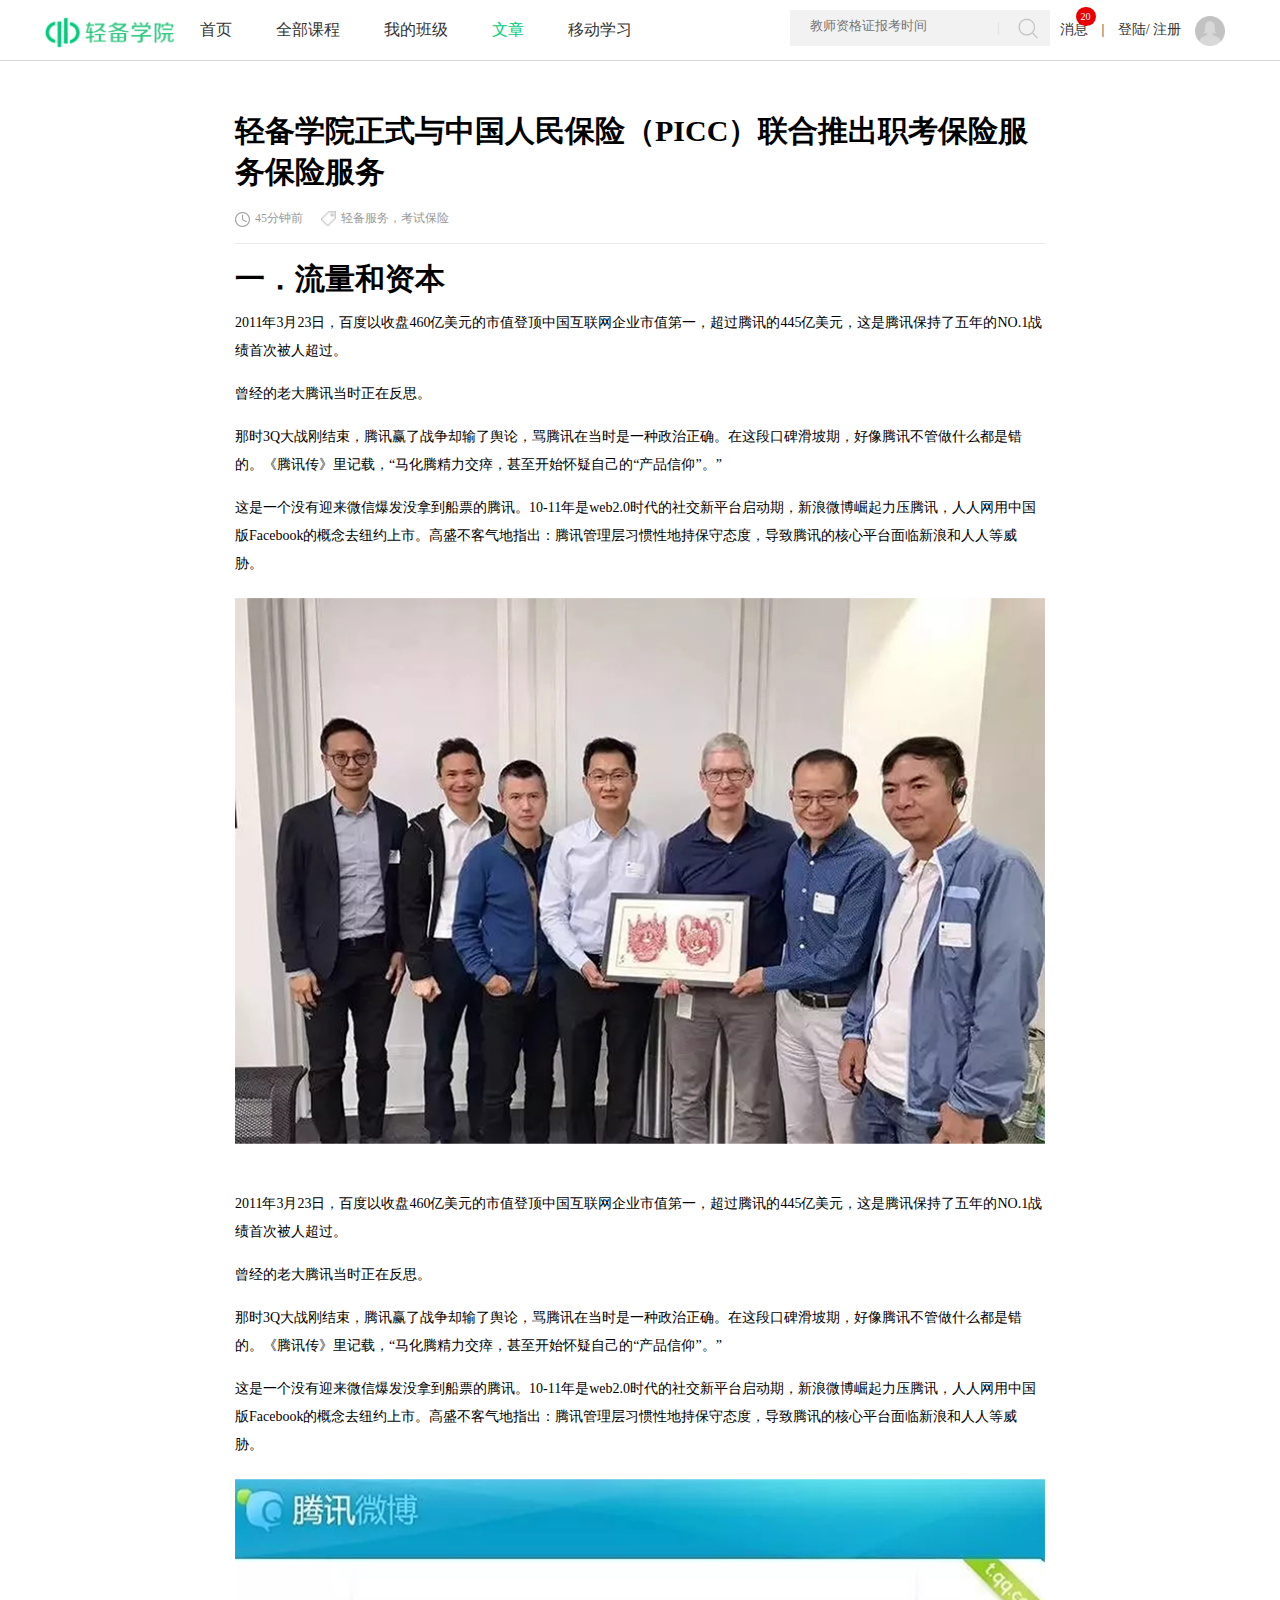
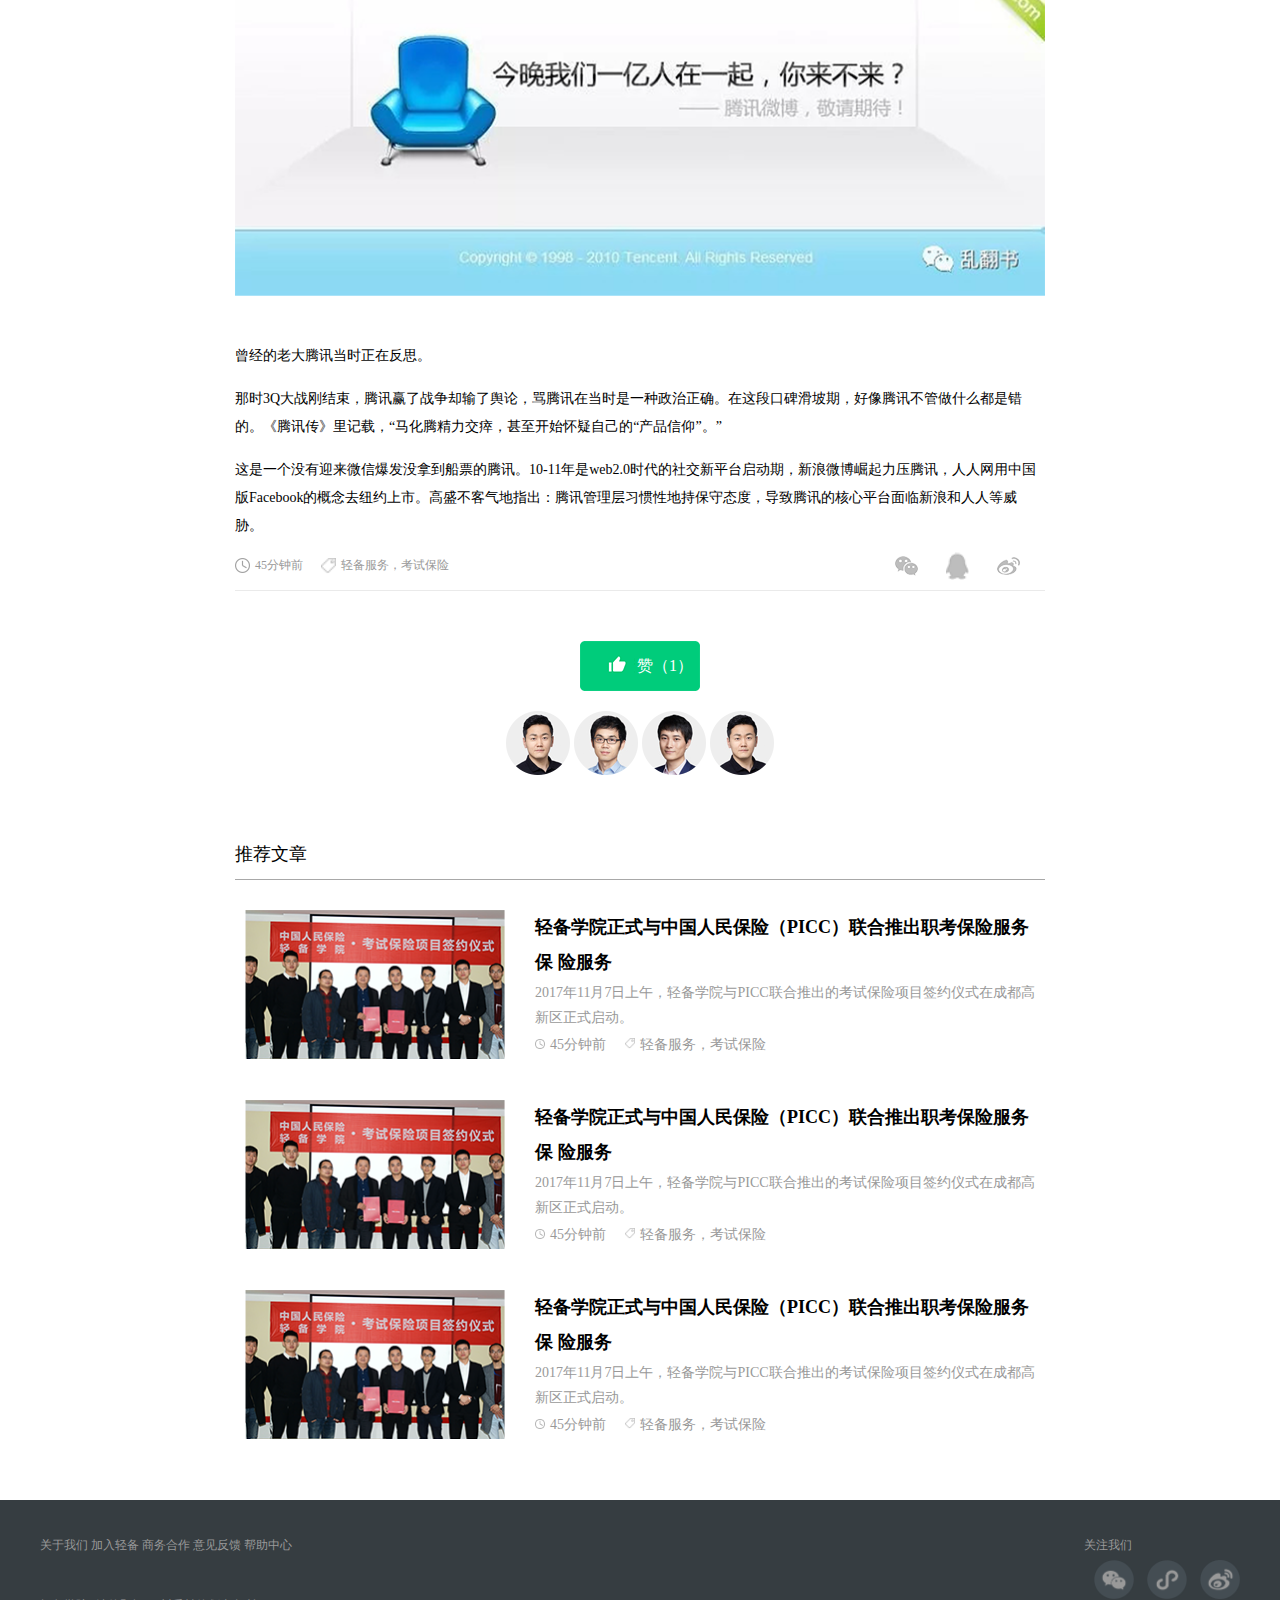
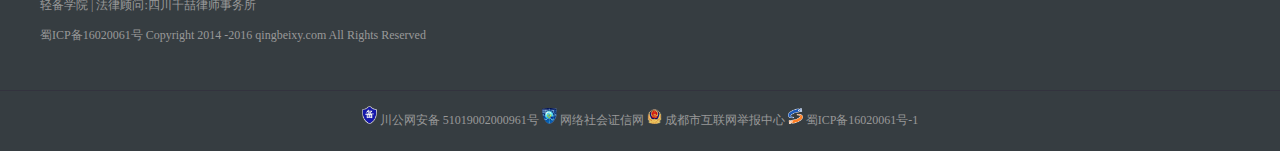
<file: ceeasdetails.html>
<!doctype html>
<html lang="en">
<head>
    <meta charset="UTF-8">
    <meta name="viewport"
          content="width=device-width, user-scalable=no, initial-scale=1.0, maximum-scale=1.0, minimum-scale=1.0">
    <meta http-equiv="X-UA-Compatible" content="ie=edge">
    <title>Document</title>
    <link rel="stylesheet" href="css/base.css">
    <link rel="stylesheet" href="css/index.css">
    <script src="js/jquery.1.9.1.js"></script>
    <script src="js/base.js"></script>
    <script>
        $(function () {
            $('#weicha').on('click',function () {
                $(this).find('div').toggle();
            })
        })
    </script>
</head>
<body>
<!--header-->
<div class="header-box">
    <div class="header">
        <img src="images/logo.png" alt="">
        <ul class="nav-list">
            <li><a href="index.html" >首页</a></li>
            <li><a href="list.html">全部课程</a>
                <div class="hovernav">
                    <ul class="nav1">
                        <li class="active">教师</li>
                        <li>会计2</li>
                        <li>会计3</li>
                        <li>会计4</li>
                        <li>会计5</li>
                        <li>会计6</li>
                    </ul>
                    <ul class="nav2">
                        <li class="active">
                            <ul class="zinav">
                                <li><a href="">中学教师资格证1</a></li>
                                <li><a href="">幼儿教师资格证</a></li>
                                <li><a href="">小学教师资格</a></li>
                            </ul>
                        </li>
                        <li>
                            <ul class="zinav">
                                <li><a href="">中学教师资格证2</a></li>
                                <li><a href="">幼儿教师资格证</a></li>
                                <li><a href="">小学教师资格</a></li>
                            </ul>
                        </li>
                        <li>
                            <ul class="zinav">
                                <li><a href="">中学教师资格证3</a></li>
                                <li><a href="">幼儿教师资格证</a></li>
                                <li><a href="">小学教师资格</a></li>
                            </ul>
                        </li>
                        <li>
                            <ul class="zinav">
                                <li><a href="">中学教师资格证4</a></li>
                                <li><a href="">幼儿教师资格证</a></li>
                                <li><a href="">小学教师资格</a></li>
                            </ul>
                        </li>
                        <li>
                            <ul class="zinav">
                                <li><a href="">中学教师资格证5</a></li>
                                <li><a href="">幼儿教师资格证</a></li>
                                <li><a href="">小学教师资格</a></li>
                            </ul>
                        </li>
                        <li>
                            <ul class="zinav">
                                <li><a href="">中学教师资格证6</a></li>
                                <li><a href="">幼儿教师资格证</a></li>
                                <li><a href="">小学教师资格</a></li>
                            </ul>
                        </li>
                    </ul>
                </div>
            </li>
            <li><a href="">我的班级</a></li>
            <li><a href="ceeas.html" class="active">文章</a></li>
            <li><a href="">移动学习</a></li>
        </ul>
        <div class="header-right">
            <div class="border">
                <input type="text" placeholder="教师资格证报考时间">|
                <input type="button" value="搜索">
            </div>
            <a href="">
                消息
                <span>20</span>
            </a>
            <span>|</span>
            <a class="login">登陆</a>/
            <a class="register">注册</a>
            <img src="images/3.png" class="imgs" alt="">
            <ul class="gerennav">
                <li><a href="">个人中心</a></li>
                <li><a href="">意见反馈</a></li>
                <li><a href=""> 退出</a></li>
            </ul>
        </div>
    </div>
    <!--登陆-->
    <div id="login" class="shade">
        <div class="shadow"></div>
        <div class="loging">
            <div class="close"></div>
            <span>登录轻备</span>
            <div class="form">
                <div class="input">
                    <img src="images/33.png" alt="">
                    <input type="text" placeholder="请输入手机号">
                </div>
                <div class="input">
                    <img src="images/34.png" alt="">
                    <input type="password" placeholder="密码">
                </div>
                <input type="submit">
                <div class="fsa">
                    <span class="iponelogin">手机快速登录</span>
                    <span class="right">忘记密码？</span>
                </div>
                <a href=""><img src="images/30.png" alt=""></a>
                <a href=""><img src="images/31.png" alt=""></a>
                <a href=""><img src="images/32.png" alt=""></a>
            </div>
            <div class="bottom">
                还没有学习账号？<span class="register">注册</span>
            </div>
        </div>
    </div>
    <!--手机快速登录-->
    <div id="iponelogin" class="shade">
        <div class="shadow"></div>
        <div class="loging">
            <div class="close"></div>
            <span>手机快速登录</span>
            <div class="form">
                <div class="input">
                    <img src="images/33.png" alt="">
                    <input type="text" placeholder="请输入手机号">
                </div>
                <div class="inputs">
                    <div>
                        <img src="images/38.png" alt="">
                        <input type="text" placeholder="验证码">
                    </div>
                    <img src="images/36.png" alt="">
                </div>
                <div class="inputs">
                    <div>
                        <img src="images/35.png" alt="">
                        <input type="text" placeholder="短信验证码">
                    </div>
                    <input type="button" value="获取验证码">
                </div>
                <input type="submit">
                <div class="fsa">
                    <span>密码登陆</span>
                </div>
            </div>
            <div class="bottom">
                还没有学习账号？<span class="register">注册</span>
            </div>
        </div>
    </div>
    <!--注册学习账号-->
    <div id="register" class="shade">
        <div class="shadow"></div>
        <div class="loging" style="height: 450px">
            <div class="close"></div>
            <span>注册学习账号</span>
            <div class="form">
                <div class="input">
                    <img src="images/33.png" alt="">
                    <input type="text" placeholder="请输入手机号">
                    <div class="tishi">该手机已注册</div>
                </div>
                <div class="inputs">
                    <div>
                        <img src="images/38.png" alt="">
                        <input type="text" placeholder="验证码">
                    </div>
                    <img src="images/36.png" alt="">
                    <div class="tishi" style="border: none">验证码不正确</div>
                </div>
                <div class="input">
                    <img src="images/34.png" alt="">
                    <input type="password" placeholder="密码">
                    <div class="tishi">请设置8-20位字符的密码</div>
                </div>
                <input type="submit" value="注册">
            </div>
            <div class="bottom">
                注册代表您已经阅读并同意<a href="">《轻备学院用户协议》</a>
            </div>
        </div>
    </div>
    <!--恭喜你注册成功！-->
    <div id="registerscrrue" class="shade">
        <div class="shadow"></div>
        <div class="loging" style="height: 400px">
            <div class="close"></div>
            <span>恭喜你注册成功！</span>
            <div class="imgs">
                <img src="images/39.png" alt="">
                <div class="shangchuang">
                    <input type="file">
                </div>
            </div>
            <input type="text" class="text" placeholder="添加昵称">
            <span class="red">昵称不能为空</span>
            <input type="submit" value="确认">
        </div>
    </div>
    <!--绑定学习账号-->
    <div id="banding" class="shade">
        <div class="shadow"></div>
        <div class="loging" style="height: 380px">
            <div class="close"></div>
            <span>绑定学习账号</span>
            <div class="form">
                <div class="input">
                    <img src="images/33.png" alt="">
                    <input type="text" placeholder="请输入手机号">
                </div>
                <div class="inputs">
                    <div>
                        <img src="images/38.png" alt="">
                        <input type="text" placeholder="验证码">
                    </div>
                    <img src="images/36.png" alt="">
                </div>
                <div class="inputs">
                    <div>
                        <img src="images/35.png" alt="">
                        <input type="text" placeholder="短信验证码">
                    </div>
                    <input type="button" value="获取验证码">
                </div>
                <input type="submit" value="提交并登录">
            </div>
        </div>
    </div>
</div>
<!--ceeasdetails-->
<div class="ceeasdetails">
        <div class="cdcontent">
            <h6>轻备学院正式与中国人民保险（PICC）联合推出职考保险服
                务保险服务</h6>
            <div class="titleimg">
                <img src="images/12.png" alt="">45分钟前
                <img src="images/40.png" alt="">轻备服务，考试保险
            </div>
            <div class="inner">
                <h6>一．流量和资本</h6>
                <p>2011年3月23日，百度以收盘460亿美元的市值登顶中国互联网企业市值第一，超过腾讯的445亿美元，这是腾讯保持了五年的NO.1战绩首次被人超过。</p>
                <p>曾经的老大腾讯当时正在反思。</p>
                <p>那时3Q大战刚结束，腾讯赢了战争却输了舆论，骂腾讯在当时是一种政治正确。在这段口碑滑坡期，好像腾讯不管做什么都是错的。《腾讯传》里记载，“马化腾精力交瘁，甚至开始怀疑自己的“产品信仰”。”</p>
                <p>这是一个没有迎来微信爆发没拿到船票的腾讯。10-11年是web2.0时代的社交新平台启动期，新浪微博崛起力压腾讯，人人网用中国版Facebook的概念去纽约上市。高盛不客气地指出：腾讯管理层习惯性地持保守态度，导致腾讯的核心平台面临新浪和人人等威胁。</p>
                <img src="images/wen6.png" alt="">
                <p>2011年3月23日，百度以收盘460亿美元的市值登顶中国互联网企业市值第一，超过腾讯的445亿美元，这是腾讯保持了五年的NO.1战绩首次被人超过。</p>
                <p>曾经的老大腾讯当时正在反思。</p>
                <p>那时3Q大战刚结束，腾讯赢了战争却输了舆论，骂腾讯在当时是一种政治正确。在这段口碑滑坡期，好像腾讯不管做什么都是错的。《腾讯传》里记载，“马化腾精力交瘁，甚至开始怀疑自己的“产品信仰”。”</p>
                <p>这是一个没有迎来微信爆发没拿到船票的腾讯。10-11年是web2.0时代的社交新平台启动期，新浪微博崛起力压腾讯，人人网用中国版Facebook的概念去纽约上市。高盛不客气地指出：腾讯管理层习惯性地持保守态度，导致腾讯的核心平台面临新浪和人人等威胁。</p>
                <img src="images/wen7.png" alt="">
                <p>曾经的老大腾讯当时正在反思。</p>
                <p>那时3Q大战刚结束，腾讯赢了战争却输了舆论，骂腾讯在当时是一种政治正确。在这段口碑滑坡期，好像腾讯不管做什么都是错的。《腾讯传》里记载，“马化腾精力交瘁，甚至开始怀疑自己的“产品信仰”。”</p>
                <p>这是一个没有迎来微信爆发没拿到船票的腾讯。10-11年是web2.0时代的社交新平台启动期，新浪微博崛起力压腾讯，人人网用中国版Facebook的概念去纽约上市。高盛不客气地指出：腾讯管理层习惯性地持保守态度，导致腾讯的核心平台面临新浪和人人等威胁。</p>
            </div>
            <div class="titleimg">
                <img src="images/12.png" alt="">45分钟前
                <img src="images/40.png" alt="">轻备服务，考试保险
                <div>
                    <span id="weicha"><img src="images/wen10.png" alt="">
                        <div>
                            <img src="images/wen8.png" alt="">
                        </div>
                    </span>
                    <a href=""><img src="images/wen11.png" alt=""></a>
                    <a href=""><img src="images/wen12.png" alt=""></a>
                </div>
            </div>
            <div class="dinzang">
                <div class="zang">赞（1）</div>
                <img src="images/8.png" alt="">
                <img src="images/9.png" alt="">
                <img src="images/10.png" alt="">
                <img src="images/8.png" alt="">
            </div>
            <div class="wentitle">
                推荐文章
            </div>
            <ul>
                <li>
                    <a href="">
                        <img src="images/wen3.png" alt="">
                        <div class="font">
                            <h6>轻备学院正式与中国人民保险（PICC）联合推出职考保险服务保
                                险服务</h6>
                            <p>2017年11月7日上午，轻备学院与PICC联合推出的考试保险项目签约仪式在成都高新区正式启动。</p>
                            <div>
                                <img src="images/12.png" alt="">45分钟前
                                <img src="images/40.png" alt="">轻备服务，考试保险
                            </div>
                        </div>
                    </a>
                </li>
                <li>
                    <a href="">
                        <img src="images/wen3.png" alt="">
                        <div class="font">
                            <h6>轻备学院正式与中国人民保险（PICC）联合推出职考保险服务保
                                险服务</h6>
                            <p>2017年11月7日上午，轻备学院与PICC联合推出的考试保险项目签约仪式在成都高新区正式启动。</p>
                            <div>
                                <img src="images/12.png" alt="">45分钟前
                                <img src="images/40.png" alt="">轻备服务，考试保险
                            </div>
                        </div>
                    </a>
                </li>
                <li>
                    <a href="">
                        <img src="images/wen3.png" alt="">
                        <div class="font">
                            <h6>轻备学院正式与中国人民保险（PICC）联合推出职考保险服务保
                                险服务</h6>
                            <p>2017年11月7日上午，轻备学院与PICC联合推出的考试保险项目签约仪式在成都高新区正式启动。</p>
                            <div>
                                <img src="images/12.png" alt="">45分钟前
                                <img src="images/40.png" alt="">轻备服务，考试保险
                            </div>
                        </div>
                    </a>
                </li>
            </ul>
        </div>
   </div>
<!--footer-->
<div class="footer">
    <div class="footer-inner">
        <div class="footer-left">
            <a href="">关于我们</a>
            <a href="">加入轻备</a>
            <a href="">商务合作</a>
            <a href="">意见反馈</a>
            <a href="">帮助中心</a>
            <p style="margin-top: 30px">轻备学院 | 法律顾问:四川千喆律师事务所 </p>
            <p style="margin-bottom: 40px">蜀ICP备16020061号 Copyright 2014 -2016 qingbeixy.com All Rights Reserved</p>
        </div>
        <div class="footer-right">
            <p>关注我们</p>
            <span><img src="images/20.png" alt="">
                    <div><img src="images/27.png" alt=""></div>
                </span>
            <span><img src="images/21.png" alt="">
                <div><img src="images/28.png" alt=""></div>
                </span>
            <a href=""><img src="images/22.png" alt=""></a>
        </div>
    </div>
    <div class="footer-bottom">
        <img src="images/23.png" alt="">
        川公网安备 51019002000961号
        <img src="images/24.png" alt="">
        网络社会证信网
        <img src="images/25.png" alt="">
        成都市互联网举报中心
        <img src="images/26.png" alt="">
        蜀ICP备16020061号-1
    </div>
</div>
</body>
</html>
</file>
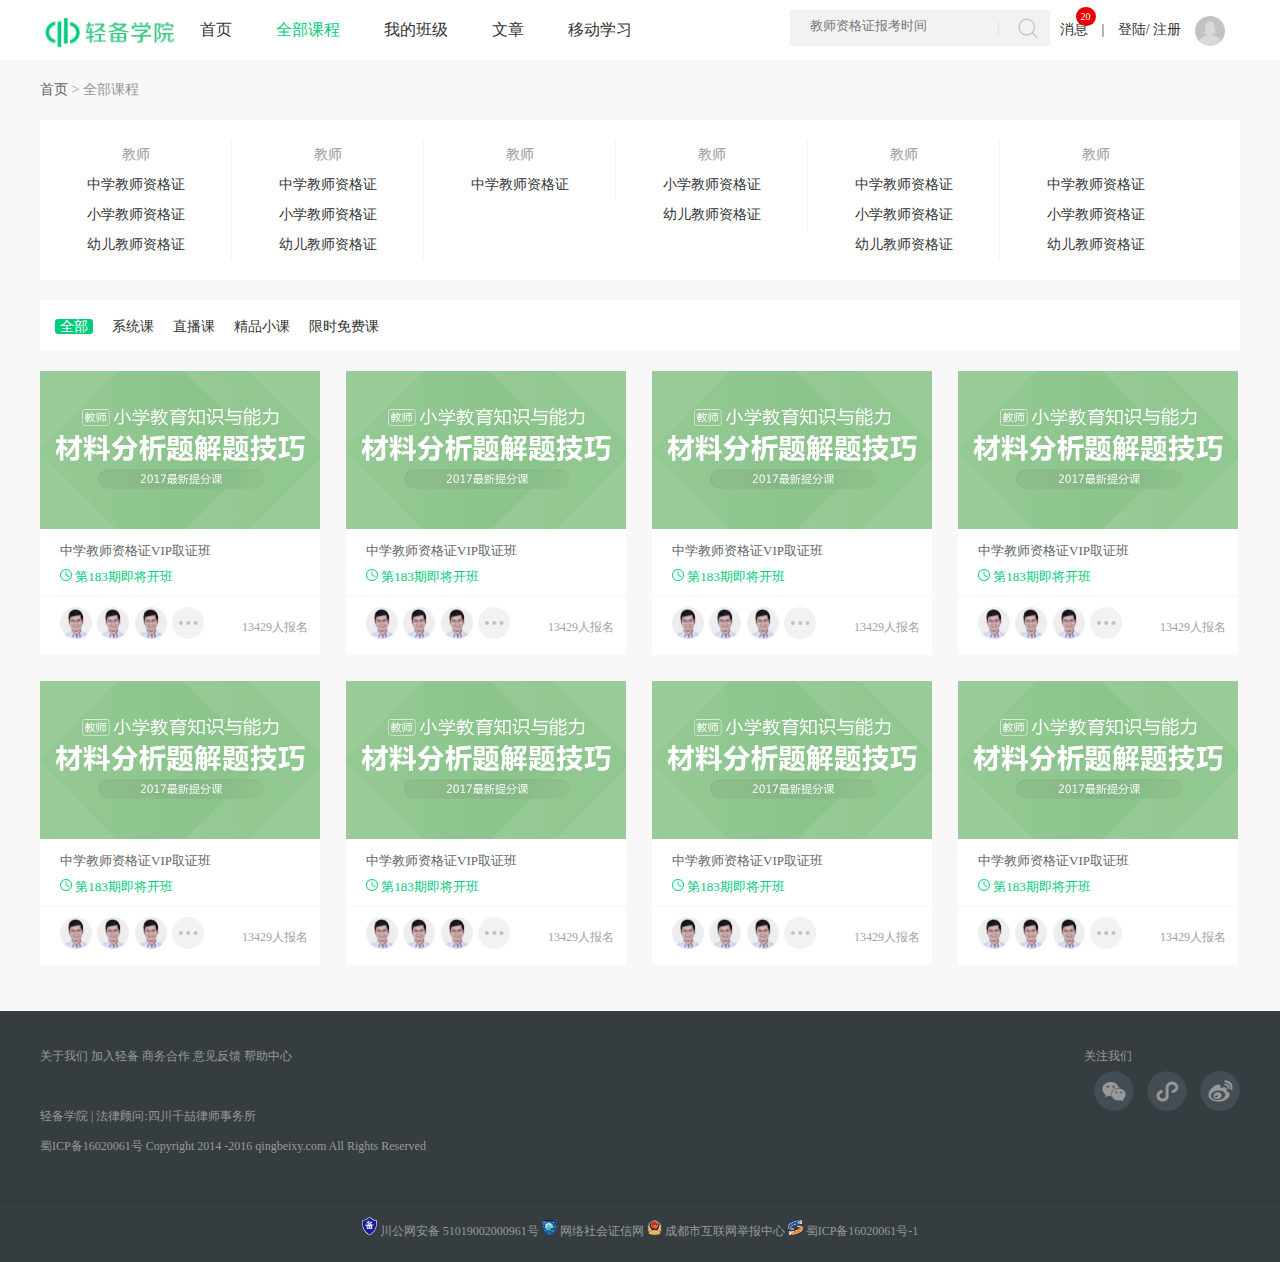
<file: list.html>
<!doctype html>
<html lang="en">
<head>
    <meta charset="UTF-8">
    <meta name="viewport"
          content="width=device-width, user-scalable=no, initial-scale=1.0, maximum-scale=1.0, minimum-scale=1.0">
    <meta http-equiv="X-UA-Compatible" content="ie=edge">
    <title>Document</title>
    <link rel="stylesheet" href="css/base.css">
    <link rel="stylesheet" href="css/index.css">
    <script src="js/jquery.1.9.1.js"></script>
    <script src="js/base.js"></script>
</head>
<body>
<!--header-->
<div class="header-box">
    <div class="header">
        <img src="images/logo.png" alt="">
        <ul class="nav-list">
            <li><a href="index.html" >首页</a></li>
            <li><a href="list.html" class="active">全部课程</a>
                <div class="hovernav">
                    <ul class="nav1">
                        <li class="active">教师</li>
                        <li>会计2</li>
                        <li>会计3</li>
                        <li>会计4</li>
                        <li>会计5</li>
                        <li>会计6</li>
                    </ul>
                    <ul class="nav2">
                        <li class="active">
                            <ul class="zinav">
                                <li><a href="">中学教师资格证1</a></li>
                                <li><a href="">幼儿教师资格证</a></li>
                                <li><a href="">小学教师资格</a></li>
                            </ul>
                        </li>
                        <li>
                            <ul class="zinav">
                                <li><a href="">中学教师资格证2</a></li>
                                <li><a href="">幼儿教师资格证</a></li>
                                <li><a href="">小学教师资格</a></li>
                            </ul>
                        </li>
                        <li>
                            <ul class="zinav">
                                <li><a href="">中学教师资格证3</a></li>
                                <li><a href="">幼儿教师资格证</a></li>
                                <li><a href="">小学教师资格</a></li>
                            </ul>
                        </li>
                        <li>
                            <ul class="zinav">
                                <li><a href="">中学教师资格证4</a></li>
                                <li><a href="">幼儿教师资格证</a></li>
                                <li><a href="">小学教师资格</a></li>
                            </ul>
                        </li>
                        <li>
                            <ul class="zinav">
                                <li><a href="">中学教师资格证5</a></li>
                                <li><a href="">幼儿教师资格证</a></li>
                                <li><a href="">小学教师资格</a></li>
                            </ul>
                        </li>
                        <li>
                            <ul class="zinav">
                                <li><a href="">中学教师资格证6</a></li>
                                <li><a href="">幼儿教师资格证</a></li>
                                <li><a href="">小学教师资格</a></li>
                            </ul>
                        </li>
                    </ul>
                </div>
            </li>
            <li><a href="">我的班级</a></li>
            <li><a href="ceeas.html">文章</a></li>
            <li><a href="">移动学习</a></li>
        </ul>
        <div class="header-right">
            <div class="border">
                <input type="text" placeholder="教师资格证报考时间">|
                <input type="button" value="搜索">
            </div>
            <a href="">
                消息
                <span>20</span>
            </a>
            <span>|</span>
            <a class="login">登陆</a>/
            <a class="register">注册</a>
            <img src="images/3.png" class="imgs" alt="">
            <ul class="gerennav">
                <li><a href="">个人中心</a></li>
                <li><a href="">意见反馈</a></li>
                <li><a href=""> 退出</a></li>
            </ul>
        </div>
    </div>
    <!--登陆-->
    <div id="login" class="shade">
        <div class="shadow"></div>
        <div class="loging">
            <div class="close"></div>
            <span>登录轻备</span>
            <div class="form">
                <div class="input">
                    <img src="images/33.png" alt="">
                    <input type="text" placeholder="请输入手机号">
                </div>
                <div class="input">
                    <img src="images/34.png" alt="">
                    <input type="password" placeholder="密码">
                </div>
                <input type="submit">
                <div class="fsa">
                    <span class="iponelogin">手机快速登录</span>
                    <span class="right">忘记密码？</span>
                </div>
                <a href=""><img src="images/30.png" alt=""></a>
                <a href=""><img src="images/31.png" alt=""></a>
                <a href=""><img src="images/32.png" alt=""></a>
            </div>
            <div class="bottom">
                还没有学习账号？<span class="register">注册</span>
            </div>
        </div>
    </div>
    <!--手机快速登录-->
    <div id="iponelogin" class="shade">
        <div class="shadow"></div>
        <div class="loging">
            <div class="close"></div>
            <span>手机快速登录</span>
            <div class="form">
                <div class="input">
                    <img src="images/33.png" alt="">
                    <input type="text" placeholder="请输入手机号">
                </div>
                <div class="inputs">
                    <div>
                        <img src="images/38.png" alt="">
                        <input type="text" placeholder="验证码">
                    </div>
                    <img src="images/36.png" alt="">
                </div>
                <div class="inputs">
                    <div>
                        <img src="images/35.png" alt="">
                        <input type="text" placeholder="短信验证码">
                    </div>
                    <input type="button" value="获取验证码">
                </div>
                <input type="submit">
                <div class="fsa">
                    <span>密码登陆</span>
                </div>
            </div>
            <div class="bottom">
                还没有学习账号？<span class="register">注册</span>
            </div>
        </div>
    </div>
    <!--注册学习账号-->
    <div id="register" class="shade">
        <div class="shadow"></div>
        <div class="loging" style="height: 450px">
            <div class="close"></div>
            <span>注册学习账号</span>
            <div class="form">
                <div class="input">
                    <img src="images/33.png" alt="">
                    <input type="text" placeholder="请输入手机号">
                    <div class="tishi">该手机已注册</div>
                </div>
                <div class="inputs">
                    <div>
                        <img src="images/38.png" alt="">
                        <input type="text" placeholder="验证码">
                    </div>
                    <img src="images/36.png" alt="">
                    <div class="tishi" style="border: none">验证码不正确</div>
                </div>
                <div class="input">
                    <img src="images/34.png" alt="">
                    <input type="password" placeholder="密码">
                    <div class="tishi">请设置8-20位字符的密码</div>
                </div>
                <input type="submit" value="注册">
            </div>
            <div class="bottom">
                注册代表您已经阅读并同意<a href="">《轻备学院用户协议》</a>
            </div>
        </div>
    </div>
    <!--恭喜你注册成功！-->
    <div id="registerscrrue" class="shade">
        <div class="shadow"></div>
        <div class="loging" style="height: 400px">
            <div class="close"></div>
            <span>恭喜你注册成功！</span>
            <div class="imgs">
                <img src="images/39.png" alt="">
                <div class="shangchuang">
                    <input type="file">
                </div>
            </div>
            <input type="text" class="text" placeholder="添加昵称">
            <span class="red">昵称不能为空</span>
            <input type="submit" value="确认">
        </div>
    </div>
    <!--绑定学习账号-->
    <div id="banding" class="shade">
        <div class="shadow"></div>
        <div class="loging" style="height: 380px">
            <div class="close"></div>
            <span>绑定学习账号</span>
            <div class="form">
                <div class="input">
                    <img src="images/33.png" alt="">
                    <input type="text" placeholder="请输入手机号">
                </div>
                <div class="inputs">
                    <div>
                        <img src="images/38.png" alt="">
                        <input type="text" placeholder="验证码">
                    </div>
                    <img src="images/36.png" alt="">
                </div>
                <div class="inputs">
                    <div>
                        <img src="images/35.png" alt="">
                        <input type="text" placeholder="短信验证码">
                    </div>
                    <input type="button" value="获取验证码">
                </div>
                <input type="submit" value="提交并登录">
            </div>
        </div>
    </div>
</div>
<!--筛选-->
<div class="sifting">
    <div class="title">
        <a href="">首页</a>  >  <span>全部课程</span>
    </div>
    <ul>
        <li>
            <span>教师</span>
            <a href="">中学教师资格证</a>
            <a href="">小学教师资格证</a>
            <a href="">幼儿教师资格证</a>
        </li>
        <li>
            <span>教师</span>
            <a href="">中学教师资格证</a>
            <a href="">小学教师资格证</a>
            <a href="">幼儿教师资格证</a>
        </li>
        <li>
            <span>教师</span>
            <a href="">中学教师资格证</a>
        </li>
        <li>
            <span>教师</span>
            <a href="">小学教师资格证</a>
            <a href="">幼儿教师资格证</a>
        </li>
        <li>
            <span>教师</span>
            <a href="">中学教师资格证</a>
            <a href="">小学教师资格证</a>
            <a href="">幼儿教师资格证</a>
        </li>
        <li>
            <span>教师</span>
            <a href="">中学教师资格证</a>
            <a href="">小学教师资格证</a>
            <a href="">幼儿教师资格证</a>
        </li>
    </ul>
    <div class="checke">
        <a href="">全部</a>
        <a href="">系统课</a>
        <a href="">直播课</a>
        <a href="">精品小课</a>
        <a href="">限时免费课</a>
    </div>
</div>
<!--热门系统班-->
<div class="hot">
    <ul>
        <li>
            <a href="">
                <img src="images/17.png" alt="">
                <div class="font">
                    <p>中学教师资格证VIP取证班</p>
                    <img src="images/13.png" alt="">
                    <span>第183期即将开班</span>
                    <div class="font-bottom">
                        <div class="img">
                            <img src="images/7.png" alt="">
                            <img src="images/7.png" alt="">
                            <img src="images/7.png" alt="">
                            <img src="images/16.png" alt="">
                        </div>
                        <div class="span">
                            13429人报名
                        </div>
                    </div>
                </div>
            </a>
        </li>
        <li>
            <a href="">
                <img src="images/17.png" alt="">
                <div class="font">
                    <p>中学教师资格证VIP取证班</p>
                    <img src="images/13.png" alt="">
                    <span>第183期即将开班</span>
                    <div class="font-bottom">
                        <div class="img">
                            <img src="images/7.png" alt="">
                            <img src="images/7.png" alt="">
                            <img src="images/7.png" alt="">
                            <img src="images/16.png" alt="">
                        </div>
                        <div class="span">
                            13429人报名
                        </div>
                    </div>
                </div>
            </a>
        </li>
        <li>
            <a href="">
                <img src="images/17.png" alt="">
                <div class="font">
                    <p>中学教师资格证VIP取证班</p>
                    <img src="images/13.png" alt="">
                    <span>第183期即将开班</span>
                    <div class="font-bottom">
                        <div class="img">
                            <img src="images/7.png" alt="">
                            <img src="images/7.png" alt="">
                            <img src="images/7.png" alt="">
                            <img src="images/16.png" alt="">
                        </div>
                        <div class="span">
                            13429人报名
                        </div>
                    </div>
                </div>
            </a>
        </li>
        <li>
            <a href="">
                <img src="images/17.png" alt="">
                <div class="font">
                    <p>中学教师资格证VIP取证班</p>
                    <img src="images/13.png" alt="">
                    <span>第183期即将开班</span>
                    <div class="font-bottom">
                        <div class="img">
                            <img src="images/7.png" alt="">
                            <img src="images/7.png" alt="">
                            <img src="images/7.png" alt="">
                            <img src="images/16.png" alt="">
                        </div>
                        <div class="span">
                            13429人报名
                        </div>
                    </div>
                </div>
            </a>
        </li>
        <li>
            <a href="">
                <img src="images/17.png" alt="">
                <div class="font">
                    <p>中学教师资格证VIP取证班</p>
                    <img src="images/13.png" alt="">
                    <span>第183期即将开班</span>
                    <div class="font-bottom">
                        <div class="img">
                            <img src="images/7.png" alt="">
                            <img src="images/7.png" alt="">
                            <img src="images/7.png" alt="">
                            <img src="images/16.png" alt="">
                        </div>
                        <div class="span">
                            13429人报名
                        </div>
                    </div>
                </div>
            </a>
        </li>
        <li>
            <a href="">
                <img src="images/17.png" alt="">
                <div class="font">
                    <p>中学教师资格证VIP取证班</p>
                    <img src="images/13.png" alt="">
                    <span>第183期即将开班</span>
                    <div class="font-bottom">
                        <div class="img">
                            <img src="images/7.png" alt="">
                            <img src="images/7.png" alt="">
                            <img src="images/7.png" alt="">
                            <img src="images/16.png" alt="">
                        </div>
                        <div class="span">
                            13429人报名
                        </div>
                    </div>
                </div>
            </a>
        </li>
        <li>
            <a href="">
                <img src="images/17.png" alt="">
                <div class="font">
                    <p>中学教师资格证VIP取证班</p>
                    <img src="images/13.png" alt="">
                    <span>第183期即将开班</span>
                    <div class="font-bottom">
                        <div class="img">
                            <img src="images/7.png" alt="">
                            <img src="images/7.png" alt="">
                            <img src="images/7.png" alt="">
                            <img src="images/16.png" alt="">
                        </div>
                        <div class="span">
                            13429人报名
                        </div>
                    </div>
                </div>
            </a>
        </li>
        <li>
            <a href="">
                <img src="images/17.png" alt="">
                <div class="font">
                    <p>中学教师资格证VIP取证班</p>
                    <img src="images/13.png" alt="">
                    <span>第183期即将开班</span>
                    <div class="font-bottom">
                        <div class="img">
                            <img src="images/7.png" alt="">
                            <img src="images/7.png" alt="">
                            <img src="images/7.png" alt="">
                            <img src="images/16.png" alt="">
                        </div>
                        <div class="span">
                            13429人报名
                        </div>
                    </div>
                </div>
            </a>
        </li>
    </ul>
</div>
<!--footer-->
<div class="footer">
    <div class="footer-inner">
        <div class="footer-left">
            <a href="">关于我们</a>
            <a href="">加入轻备</a>
            <a href="">商务合作</a>
            <a href="">意见反馈</a>
            <a href="">帮助中心</a>
            <p style="margin-top: 30px">轻备学院 | 法律顾问:四川千喆律师事务所 </p>
            <p style="margin-bottom: 40px">蜀ICP备16020061号 Copyright 2014 -2016 qingbeixy.com All Rights Reserved</p>
        </div>
        <div class="footer-right">
            <p>关注我们</p>
            <span><img src="images/20.png" alt="">
                    <div><img src="images/27.png" alt=""></div>
                </span>
            <span><img src="images/21.png" alt="">
                <div><img src="images/28.png" alt=""></div>
                </span>
            <a href=""><img src="images/22.png" alt=""></a>
        </div>
    </div>
    <div class="footer-bottom">
        <img src="images/23.png" alt="">
        川公网安备 51019002000961号
        <img src="images/24.png" alt="">
        网络社会证信网
        <img src="images/25.png" alt="">
        成都市互联网举报中心
        <img src="images/26.png" alt="">
        蜀ICP备16020061号-1
    </div>
</div>
</body>
</html>
</file>
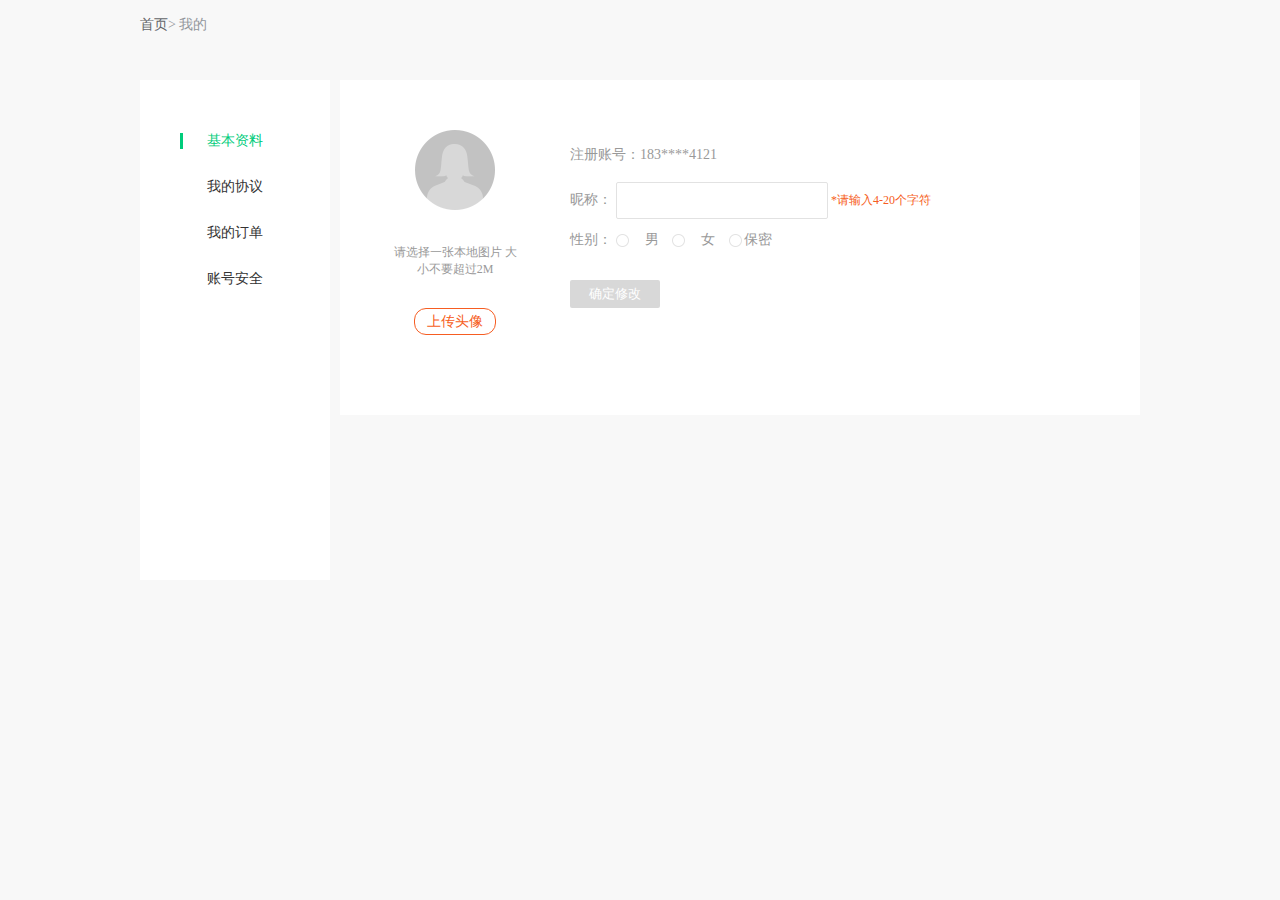
<file: my.html>
<!doctype html>
<html lang="en">
<head>
    <meta charset="UTF-8">
    <meta name="viewport"
          content="width=device-width, user-scalable=no, initial-scale=1.0, maximum-scale=1.0, minimum-scale=1.0">
    <meta http-equiv="X-UA-Compatible" content="ie=edge">
    <title>Document</title>
    <link rel="stylesheet" href="css/base.css">
    <link rel="stylesheet" href="css/index.css">
    <link rel="stylesheet" href="css/my.css">
    <script src="js/jquery.1.9.1.js"></script>
    <script src="js/base.js"></script>
</head>
<body>

<!--my-->
<div class="my">
    <div class="title">
        <a href="">首页</a>><span> 我的</span>
    </div>
    <div class="myinner">
        <ul class="mynav">
            <li class="active"><a href="">基本资料</a></li>
            <li><a href="">我的协议</a></li>
            <li><a href="">我的订单</a></li>
            <li><a href="">账号安全</a></li>
        </ul>
        <div class="myright">
            <div class="myr">
                <img src="images/3.png" alt="">
                <p>请选择一张本地图片
                    大小不要超过2M</p>
                <div class="file">
                    上传头像
                    <input type="file">
                </div>
            </div>
            <div class="myl">
                <p>注册账号：183****4121</p>
                <div class="input">
                    <span>昵称：</span>
                    <input type="text">
                    <i>*请输入4-20个字符</i>
                </div>
                <div class="input">
                    <span>性别：</span>
                    <span class="radio">
                        <input type="radio" value="男" name="age">
                        <label for="">男</label>
                    </span>
                    <span class="radio">
                        <input type="radio" value="女" name="age">
                        <label for="">女</label>
                    </span>
                    <span class="radio">
                        <input type="radio" value="保密" name="age">
                        <label for="">保密</label>
                    </span>
                </div>
                <input type="submit"  value="确定修改">
            </div>
        </div>
    </div>
</div>
</body>
</html>
</file>
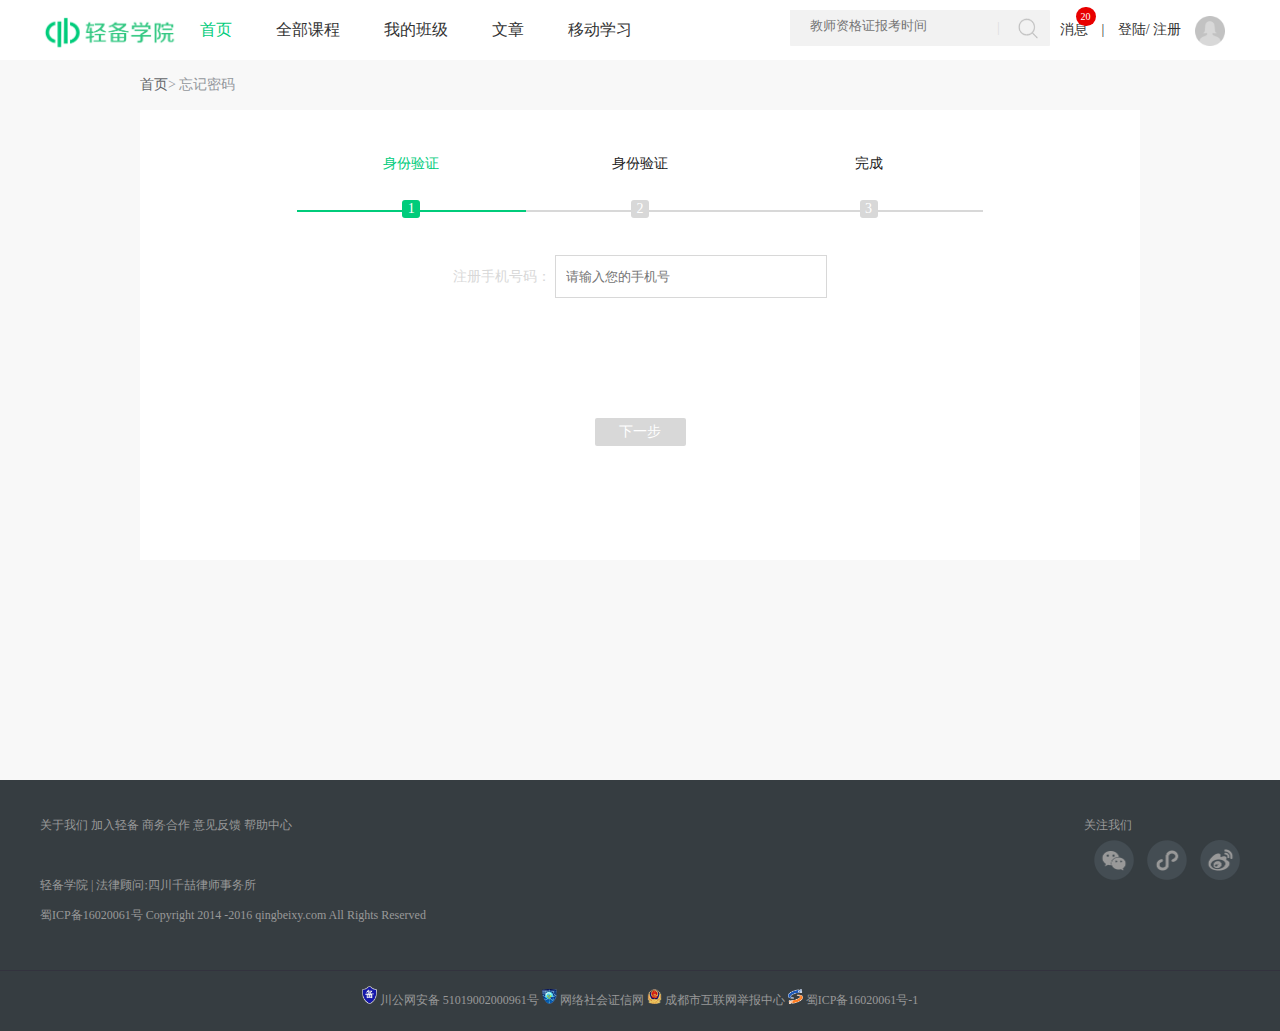
<file: mypass.html>
<!doctype html>
<html lang="en">
<head>
    <meta charset="UTF-8">
    <meta name="viewport"
          content="width=device-width, user-scalable=no, initial-scale=1.0, maximum-scale=1.0, minimum-scale=1.0">
    <meta http-equiv="X-UA-Compatible" content="ie=edge">
    <title>Document</title>
    <link rel="stylesheet" href="css/base.css">
    <link rel="stylesheet" href="css/index.css">
    <link rel="stylesheet" href="css/my.css">
    <script src="js/jquery.1.9.1.js"></script>
    <script src="js/base.js"></script>
    <script>
        $(function () {
            $('#yi').on('click',function () {
                $('.myjindu li').removeClass('active');
                $('.myjindu li').eq(1).addClass('active');
                $('.form li').removeClass('active');
                $('.form li').eq(1).addClass('active');
            })

            $('#er').on('click',function () {
                $('.myjindu li').removeClass('active');
                $('.myjindu li').eq(2).addClass('active');
                $('.form li').removeClass('active');
                $('.form li').eq(2).addClass('active');
            })
        })
    </script>
</head>
<body>
<!--header-->
<div class="header-box">
    <div class="header">
        <img src="images/logo.png" alt="">
        <ul class="nav-list">
            <li><a href="index.html" class="active">首页</a></li>
            <li><a href="list.html">全部课程</a>
                <div class="hovernav">
                    <ul class="nav1">
                        <li class="active">教师</li>
                        <li>会计2</li>
                        <li>会计3</li>
                        <li>会计4</li>
                        <li>会计5</li>
                        <li>会计6</li>
                    </ul>
                    <ul class="nav2">
                        <li class="active">
                            <ul class="zinav">
                                <li><a href="">中学教师资格证1</a></li>
                                <li><a href="">幼儿教师资格证</a></li>
                                <li><a href="">小学教师资格</a></li>
                            </ul>
                        </li>
                        <li>
                            <ul class="zinav">
                                <li><a href="">中学教师资格证2</a></li>
                                <li><a href="">幼儿教师资格证</a></li>
                                <li><a href="">小学教师资格</a></li>
                            </ul>
                        </li>
                        <li>
                            <ul class="zinav">
                                <li><a href="">中学教师资格证3</a></li>
                                <li><a href="">幼儿教师资格证</a></li>
                                <li><a href="">小学教师资格</a></li>
                            </ul>
                        </li>
                        <li>
                            <ul class="zinav">
                                <li><a href="">中学教师资格证4</a></li>
                                <li><a href="">幼儿教师资格证</a></li>
                                <li><a href="">小学教师资格</a></li>
                            </ul>
                        </li>
                        <li>
                            <ul class="zinav">
                                <li><a href="">中学教师资格证5</a></li>
                                <li><a href="">幼儿教师资格证</a></li>
                                <li><a href="">小学教师资格</a></li>
                            </ul>
                        </li>
                        <li>
                            <ul class="zinav">
                                <li><a href="">中学教师资格证6</a></li>
                                <li><a href="">幼儿教师资格证</a></li>
                                <li><a href="">小学教师资格</a></li>
                            </ul>
                        </li>
                    </ul>
                </div>
            </li>
            <li><a href="">我的班级</a></li>
            <li><a href="ceeas.html">文章</a></li>
            <li><a href="">移动学习</a></li>
        </ul>
        <div class="header-right">
            <div class="border">
                <input type="text" placeholder="教师资格证报考时间">|
                <input type="button" value="搜索">
            </div>
            <a href="">
                消息
                <span>20</span>
            </a>
            <span>|</span>
            <a class="login">登陆</a>/
            <a class="register">注册</a>
            <img src="images/3.png" class="imgs" alt="">
            <ul class="gerennav">
                <li><a href="">个人中心</a></li>
                <li><a href="">意见反馈</a></li>
                <li><a href=""> 退出</a></li>
            </ul>
        </div>
    </div>
    <!--登陆-->
    <div id="login" class="shade">
        <div class="shadow"></div>
        <div class="loging">
            <div class="close"></div>
            <span>登录轻备</span>
            <div class="form">
                <div class="input">
                    <img src="images/33.png" alt="">
                    <input type="text" placeholder="请输入手机号">
                </div>
                <div class="input">
                    <img src="images/34.png" alt="">
                    <input type="password" placeholder="密码">
                </div>
                <input type="submit">
                <div class="fsa">
                    <span class="iponelogin">手机快速登录</span>
                    <span class="right">忘记密码？</span>
                </div>
                <a href=""><img src="images/30.png" alt=""></a>
                <a href=""><img src="images/31.png" alt=""></a>
                <a href=""><img src="images/32.png" alt=""></a>
            </div>
            <div class="bottom">
                还没有学习账号？<span class="register">注册</span>
            </div>
        </div>
    </div>
    <!--手机快速登录-->
    <div id="iponelogin" class="shade">
        <div class="shadow"></div>
        <div class="loging">
            <div class="close"></div>
            <span>手机快速登录</span>
            <div class="form">
                <div class="input">
                    <img src="images/33.png" alt="">
                    <input type="text" placeholder="请输入手机号">
                </div>
                <div class="inputs">
                    <div>
                        <img src="images/38.png" alt="">
                        <input type="text" placeholder="验证码">
                    </div>
                    <img src="images/36.png" alt="">
                </div>
                <div class="inputs">
                    <div>
                        <img src="images/35.png" alt="">
                        <input type="text" placeholder="短信验证码">
                    </div>
                    <input type="button" value="获取验证码">
                </div>
                <input type="submit">
                <div class="fsa">
                    <span>密码登陆</span>
                </div>
            </div>
            <div class="bottom">
                还没有学习账号？<span class="register">注册</span>
            </div>
        </div>
    </div>
    <!--注册学习账号-->
    <div id="register" class="shade">
        <div class="shadow"></div>
        <div class="loging" style="height: 450px">
            <div class="close"></div>
            <span>注册学习账号</span>
            <div class="form">
                <div class="input">
                    <img src="images/33.png" alt="">
                    <input type="text" placeholder="请输入手机号">
                    <div class="tishi">该手机已注册</div>
                </div>
                <div class="inputs">
                    <div>
                        <img src="images/38.png" alt="">
                        <input type="text" placeholder="验证码">
                    </div>
                    <img src="images/36.png" alt="">
                    <div class="tishi" style="border: none">验证码不正确</div>
                </div>
                <div class="input">
                    <img src="images/34.png" alt="">
                    <input type="password" placeholder="密码">
                    <div class="tishi">请设置8-20位字符的密码</div>
                </div>
                <input type="submit" value="注册">
            </div>
            <div class="bottom">
                注册代表您已经阅读并同意<a href="">《轻备学院用户协议》</a>
            </div>
        </div>
    </div>
    <!--恭喜你注册成功！-->
    <div id="registerscrrue" class="shade">
        <div class="shadow"></div>
        <div class="loging" style="height: 400px">
            <div class="close"></div>
            <span>恭喜你注册成功！</span>
            <div class="imgs">
                <img src="images/39.png" alt="">
                <div class="shangchuang">
                    <input type="file">
                </div>
            </div>
            <input type="text" class="text" placeholder="添加昵称">
            <span class="red">昵称不能为空</span>
            <input type="submit" value="确认">
        </div>
    </div>
    <!--绑定学习账号-->
    <div id="banding" class="shade">
        <div class="shadow"></div>
        <div class="loging" style="height: 380px">
            <div class="close"></div>
            <span>绑定学习账号</span>
            <div class="form">
                <div class="input">
                    <img src="images/33.png" alt="">
                    <input type="text" placeholder="请输入手机号">
                </div>
                <div class="inputs">
                    <div>
                        <img src="images/38.png" alt="">
                        <input type="text" placeholder="验证码">
                    </div>
                    <img src="images/36.png" alt="">
                </div>
                <div class="inputs">
                    <div>
                        <img src="images/35.png" alt="">
                        <input type="text" placeholder="短信验证码">
                    </div>
                    <input type="button" value="获取验证码">
                </div>
                <input type="submit" value="提交并登录">
            </div>
        </div>
    </div>
</div>
<!--my-->
<div class="mypass">
    <div class="title">
        <a href="">首页</a>>
        <span> 忘记密码</span>
    </div>
    <div class="mypassinner">
        <ul class="myjindu">
            <li class="active">
                <span>身份验证</span>
            </li>
            <li>
                <span>身份验证</span>
            </li>
            <li>
                <span>完成</span>
            </li>
        </ul>

        <ul class="form">
            <li class="active">
                <span>注册手机号码：</span>
                <input type="text" placeholder="请输入您的手机号">
                <div id="yi" class="next">下一步</div>
            </li>
            <li >
                <span>注册手机号码：</span>
                <input type="text" placeholder="请输入您的手机号">
                <input type="button" value="获取验证码">
                <div style="margin-top: 30px;"></div>
                <span>密码：</span>
                <input type="password" placeholder="请设置您的登录密码（6-20位字符）">
                <div class="next" id="er">下一步</div>
            </li>
            <li>
                <img src="images/my1.png" alt="">
                <h6>新密码更新成功，请牢记您的新密码</h6>
                <span>3秒后跳转</span>
            </li>
        </ul>
    </div>
</div>
<!--footer-->
<div class="footer">
    <div class="footer-inner">
        <div class="footer-left">
            <a href="">关于我们</a>
            <a href="">加入轻备</a>
            <a href="">商务合作</a>
            <a href="">意见反馈</a>
            <a href="">帮助中心</a>
            <p style="margin-top: 30px">轻备学院 | 法律顾问:四川千喆律师事务所 </p>
            <p style="margin-bottom: 40px">蜀ICP备16020061号 Copyright 2014 -2016 qingbeixy.com All Rights Reserved</p>
        </div>
        <div class="footer-right">
            <p>关注我们</p>
            <span><img src="images/20.png" alt="">
                    <div><img src="images/27.png" alt=""></div>
                </span>
            <span><img src="images/21.png" alt="">
                <div><img src="images/28.png" alt=""></div>
                </span>
            <a href=""><img src="images/22.png" alt=""></a>
        </div>
    </div>
    <div class="footer-bottom">
        <img src="images/23.png" alt="">
        川公网安备 51019002000961号
        <img src="images/24.png" alt="">
        网络社会证信网
        <img src="images/25.png" alt="">
        成都市互联网举报中心
        <img src="images/26.png" alt="">
        蜀ICP备16020061号-1
    </div>
</div>
</body>
</html>
</file>
<file: css/base.css>
@charset "UTF-8";
* {
  padding: 0;
  margin: 0;
  list-style: none;
  text-decoration: none;
  font-family: "微软雅黑"; }

.header-box {
  width: 100%;
  height: 60px;
  background: #fff; }
  .header-box .header {
    width: 1200px;
    height: 60px;
    line-height: 60px;
    margin: 0 auto; }
    .header-box .header > img {
      width: 140px;
      float: left;
      margin-top: 15px; }
    .header-box .header ul.nav-list {
      float: left;
      font-size: 16px; }
      .header-box .header ul.nav-list > li {
        max-width: 124px;
        height: 60px;
        display: inline-block;
        position: relative;
        text-align: center; }
        .header-box .header ul.nav-list > li:hover {
          background: #f8f8f8; }
          .header-box .header ul.nav-list > li:hover .hovernav {
            display: block; }
        .header-box .header ul.nav-list > li .hovernav {
          display: none;
          width: 490px;
          background: #fff;
          position: absolute;
          top: 60px;
          left: 0;
          margin: auto;
          z-index: 888;
          border-top: 1px solid #e2e2e2; }
          .header-box .header ul.nav-list > li .hovernav ul.nav1 {
            float: left; }
            .header-box .header ul.nav-list > li .hovernav ul.nav1 li {
              width: 130px;
              height: 50px;
              background: #f8f8f8;
              border-top: 1px solid #dfdfdf;
              font-size: 16px;
              line-height: 50px; }
              .header-box .header ul.nav-list > li .hovernav ul.nav1 li.active {
                background: #e2e2e2; }
          .header-box .header ul.nav-list > li .hovernav ul.nav2 {
            width: 360px;
            float: left;
            font-size: 14px; }
            .header-box .header ul.nav-list > li .hovernav ul.nav2 > li {
              width: 100%;
              display: none; }
              .header-box .header ul.nav-list > li .hovernav ul.nav2 > li.active {
                display: block; }
              .header-box .header ul.nav-list > li .hovernav ul.nav2 > li ul {
                width: 100%;
                padding-top: 15px;
                box-sizing: border-box; }
                .header-box .header ul.nav-list > li .hovernav ul.nav2 > li ul li {
                  width: 50%;
                  display: block;
                  float: left;
                  line-height: 40px;
                  text-align: center; }
                  .header-box .header ul.nav-list > li .hovernav ul.nav2 > li ul li a {
                    font-size: 14px; }
        .header-box .header ul.nav-list > li > a {
          color: #333;
          line-height: 60px;
          padding: 0 20px; }
          .header-box .header ul.nav-list > li > a.active {
            color: #00cc7b; }
    .header-box .header .header-right {
      width: 450px;
      float: right;
      height: 100%;
      font-size: 14px;
      color: #333;
      line-height: 60px;
      position: relative; }
      .header-box .header .header-right .border {
        width: 260px;
        margin-right: 10px;
        height: 36px;
        background-color: #f2f2f2;
        border-radius: 1px;
        border: solid 0px #cccccc;
        float: left;
        background-image: url("../images/1.png");
        background-repeat: no-repeat;
        background-position: 95% center;
        background-size: 20px;
        line-height: 36px;
        color: #dedede;
        margin-top: 10px; }
        .header-box .header .header-right .border input[type="text"] {
          width: 207px;
          height: 90%;
          float: left;
          background: #f2f2f2;
          border: none;
          padding-left: 20px;
          box-sizing: border-box;
          outline: none; }
        .header-box .header .header-right .border input[type="button"] {
          width: 50px;
          height: 90%;
          float: right;
          margin-top: 10px;
          opacity: 0;
          cursor: pointer; }
      .header-box .header .header-right span {
        margin: 0 10px; }
      .header-box .header .header-right img {
        width: 30px;
        vertical-align: middle;
        margin-left: 10px; }
      .header-box .header .header-right a {
        position: relative; }
        .header-box .header .header-right a span {
          position: absolute;
          right: -4px;
          top: -15px;
          font-size: 10px;
          border-radius: 20px;
          padding: 2px 5px;
          margin: auto;
          z-index: 99;
          background: #e80000;
          color: #fff;
          text-align: center;
          line-height: 15px; }
      .header-box .header .header-right .gerennav {
        width: 91px;
        height: 121px;
        position: absolute;
        right: 0px;
        top: 60px;
        background: url(../images/4.png) no-repeat;
        background-size: cover;
        padding-top: 15px;
        box-sizing: border-box;
        display: none;
        z-index: 888; }
        .header-box .header .header-right .gerennav.active {
          display: block; }
        .header-box .header .header-right .gerennav li {
          line-height: 33px;
          text-align: center; }
          .header-box .header .header-right .gerennav li a {
            color: #333; }

.footer {
  width: 100%;
  height: 251px;
  background-color: #363d41; }
  .footer .footer-inner {
    width: 1200px;
    margin: 0 auto;
    padding-top: 30px;
    font-size: 12px;
    color: #999999;
    line-height: 30px; }
    .footer .footer-inner a {
      color: #999999; }
    .footer .footer-inner .footer-left {
      float: left; }
    .footer .footer-inner .footer-right {
      float: right; }
      .footer .footer-inner .footer-right img {
        width: 40px;
        margin-left: 10px; }
      .footer .footer-inner .footer-right span {
        position: relative; }
        .footer .footer-inner .footer-right span div {
          display: none;
          width: 130px;
          position: absolute;
          top: -165px;
          left: -40px;
          margin: auto; }
          .footer .footer-inner .footer-right span div img {
            width: 100%; }
  .footer .footer-bottom {
    border-top: 1px solid #33333e;
    font-size: 12px;
    color: #999999;
    clear: both;
    text-align: center;
    margin-top: 20px;
    padding-top: 15px; }
    .footer .footer-bottom img {
      width: 15px; }
</file>
<file: css/index.css>
@charset "UTF-8";
* {
  padding: 0;
  margin: 0;
  list-style: none;
  text-decoration: none;
  font-family: "微软雅黑"; }

.header-box {
  width: 100%;
  height: 60px;
  background: #fff; }
  .header-box .header {
    width: 1200px;
    height: 60px;
    line-height: 60px;
    margin: 0 auto; }
    .header-box .header > img {
      width: 140px;
      float: left;
      margin-top: 15px; }
    .header-box .header ul.nav-list {
      float: left;
      font-size: 16px; }
      .header-box .header ul.nav-list > li {
        max-width: 124px;
        height: 60px;
        display: inline-block;
        position: relative;
        text-align: center; }
        .header-box .header ul.nav-list > li:hover {
          background: #f8f8f8; }
          .header-box .header ul.nav-list > li:hover .hovernav {
            display: block; }
        .header-box .header ul.nav-list > li .hovernav {
          display: none;
          width: 490px;
          background: #fff;
          position: absolute;
          top: 60px;
          left: 0;
          margin: auto;
          z-index: 888;
          border-top: 1px solid #e2e2e2; }
          .header-box .header ul.nav-list > li .hovernav ul.nav1 {
            float: left; }
            .header-box .header ul.nav-list > li .hovernav ul.nav1 li {
              width: 130px;
              height: 50px;
              background: #f8f8f8;
              border-top: 1px solid #dfdfdf;
              font-size: 16px;
              line-height: 50px; }
              .header-box .header ul.nav-list > li .hovernav ul.nav1 li.active {
                background: #e2e2e2; }
          .header-box .header ul.nav-list > li .hovernav ul.nav2 {
            width: 360px;
            float: left;
            font-size: 14px; }
            .header-box .header ul.nav-list > li .hovernav ul.nav2 > li {
              width: 100%;
              display: none; }
              .header-box .header ul.nav-list > li .hovernav ul.nav2 > li.active {
                display: block; }
              .header-box .header ul.nav-list > li .hovernav ul.nav2 > li ul {
                width: 100%;
                padding-top: 15px;
                box-sizing: border-box; }
                .header-box .header ul.nav-list > li .hovernav ul.nav2 > li ul li {
                  width: 50%;
                  display: block;
                  float: left;
                  line-height: 40px;
                  text-align: center; }
                  .header-box .header ul.nav-list > li .hovernav ul.nav2 > li ul li a {
                    font-size: 14px;
                    color: #333333; }
        .header-box .header ul.nav-list > li > a {
          color: #333;
          line-height: 60px;
          padding: 0 20px; }
          .header-box .header ul.nav-list > li > a.active {
            color: #00cc7b; }
    .header-box .header .header-right {
      width: 450px;
      float: right;
      height: 100%;
      font-size: 14px;
      color: #333;
      line-height: 60px;
      position: relative; }
      .header-box .header .header-right .border {
        width: 260px;
        margin-right: 10px;
        height: 36px;
        background-color: #f2f2f2;
        border-radius: 1px;
        border: solid 0px #cccccc;
        float: left;
        background-image: url("../images/1.png");
        background-repeat: no-repeat;
        background-position: 95% center;
        background-size: 20px;
        line-height: 36px;
        color: #dedede;
        margin-top: 10px; }
        .header-box .header .header-right .border input[type="text"] {
          width: 207px;
          height: 90%;
          float: left;
          background: #f2f2f2;
          border: none;
          padding-left: 20px;
          box-sizing: border-box;
          outline: none; }
        .header-box .header .header-right .border input[type="button"] {
          width: 50px;
          height: 90%;
          float: right;
          margin-top: 10px;
          opacity: 0;
          cursor: pointer; }
      .header-box .header .header-right span {
        margin: 0 10px; }
      .header-box .header .header-right img {
        width: 30px;
        vertical-align: middle;
        margin-left: 10px; }
      .header-box .header .header-right a {
        position: relative;
        color: #333; }
        .header-box .header .header-right a span {
          position: absolute;
          right: -4px;
          top: -15px;
          font-size: 10px;
          border-radius: 20px;
          padding: 2px 5px;
          margin: auto;
          z-index: 99;
          background: #e80000;
          color: #fff;
          text-align: center;
          line-height: 15px; }
      .header-box .header .header-right .gerennav {
        width: 91px;
        height: 121px;
        position: absolute;
        right: 0px;
        top: 60px;
        background: url(../images/4.png) no-repeat;
        background-size: cover;
        padding-top: 15px;
        box-sizing: border-box;
        display: none;
        z-index: 888; }
        .header-box .header .header-right .gerennav.active {
          display: block; }
        .header-box .header .header-right .gerennav li {
          line-height: 33px;
          text-align: center; }
          .header-box .header .header-right .gerennav li a {
            color: #333; }

.footer {
  width: 100%;
  height: 251px;
  background-color: #363d41; }
  .footer .footer-inner {
    width: 1200px;
    margin: 0 auto;
    padding-top: 30px;
    font-size: 12px;
    color: #999999;
    line-height: 30px; }
    .footer .footer-inner a {
      color: #999999; }
    .footer .footer-inner .footer-left {
      float: left; }
    .footer .footer-inner .footer-right {
      float: right; }
      .footer .footer-inner .footer-right img {
        width: 40px;
        margin-left: 10px; }
      .footer .footer-inner .footer-right span {
        position: relative; }
        .footer .footer-inner .footer-right span div {
          display: none;
          width: 130px;
          position: absolute;
          top: -165px;
          left: -40px;
          margin: auto; }
          .footer .footer-inner .footer-right span div img {
            width: 100%; }
  .footer .footer-bottom {
    border-top: 1px solid #33333e;
    font-size: 12px;
    color: #999999;
    clear: both;
    text-align: center;
    margin-top: 20px;
    padding-top: 15px; }
    .footer .footer-bottom img {
      width: 15px; }

.shade {
  position: fixed;
  display: none;
  z-index: 999;
  top: 0;
  right: 0;
  bottom: 0;
  left: 0;
  margin: auto; }
  .shade.active {
    display: block; }
  .shade .shadow {
    position: absolute;
    top: 0;
    right: 0;
    bottom: 0;
    left: 0;
    margin: auto;
    background: rgba(0, 0, 0, 0.5); }
  .shade .loging {
    width: 370px;
    height: 495px;
    background: #fff;
    border-radius: 2px;
    position: absolute;
    top: 0;
    right: 0;
    bottom: 0;
    left: 0;
    margin: auto;
    z-index: 8;
    padding-top: 50px;
    box-sizing: border-box;
    font-size: 14px;
    color: #999999;
    text-align: center; }
    .shade .loging > span {
      color: #00cc7b; }
    .shade .loging .close {
      position: absolute;
      top: 10px;
      right: 10px;
      width: 21px;
      height: 21px;
      background: url(../images/29.png) no-repeat;
      background-size: cover; }
    .shade .loging .form {
      width: 100%;
      text-align: left;
      padding: 25px;
      box-sizing: border-box; }
      .shade .loging .form .input {
        width: 100%;
        height: 41px;
        background-color: #ffffff;
        border-radius: 2px;
        border: solid 1px #eeeeee;
        margin-top: 20px;
        padding-left: 10px;
        box-sizing: border-box;
        position: relative; }
        .shade .loging .form .input .tishi {
          position: absolute;
          top: 41px;
          left: 0;
          width: 100%;
          height: 20px;
          line-height: 20px;
          font-size: 12px;
          color: #f65d22; }
        .shade .loging .form .input img {
          float: left;
          margin-top: 11px; }
          .shade .loging .form .input img.yzm {
            float: right;
            margin-top: 0; }
        .shade .loging .form .input input {
          width: 86%;
          height: 95%;
          border: none;
          float: left;
          margin-left: 10px;
          outline: none; }
      .shade .loging .form .inputs {
        width: 100%;
        height: 41px;
        margin-top: 20px;
        position: relative; }
        .shade .loging .form .inputs .tishi {
          position: absolute;
          top: 41px;
          left: 0;
          width: 100%;
          height: 20px;
          line-height: 20px;
          font-size: 12px;
          color: #f65d22; }
        .shade .loging .form .inputs > div {
          width: 191px;
          height: 41px;
          background-color: #ffffff;
          border-radius: 2px;
          border: solid 1px #eeeeee;
          float: left;
          padding-left: 10px;
          box-sizing: border-box; }
          .shade .loging .form .inputs > div img {
            margin-top: 10px; }
          .shade .loging .form .inputs > div input {
            width: 80%;
            height: 95%;
            margin-left: 10px;
            border: none;
            outline: none; }
        .shade .loging .form .inputs > img {
          float: right; }
        .shade .loging .form .inputs input[type="button"] {
          width: 121px;
          height: 41px;
          background-color: #ffffff;
          border-radius: 2px;
          border: solid 1px #00cc7b;
          float: right;
          color: #00cc7b;
          outline: none; }
      .shade .loging .form input[type="submit"] {
        width: 320px;
        height: 41px;
        background-color: #dddddd;
        border-radius: 2px;
        font-size: 14px;
        color: #fff;
        margin-top: 20px;
        margin-bottom: 20px;
        border: none;
        outline: none; }
      .shade .loging .form .fsa {
        margin-bottom: 20px; }
        .shade .loging .form .fsa span.right {
          float: right; }
      .shade .loging .form a {
        margin-top: 20px;
        display: inline-block;
        width: 32%;
        text-align: center; }
    .shade .loging .bottom {
      width: 100%;
      height: 51px;
      background-color: #f8f8f8;
      border-radius: 2px;
      margin-top: 20px;
      line-height: 51px; }
      .shade .loging .bottom span {
        color: #00cc7b;
        cursor: pointer; }
      .shade .loging .bottom a {
        color: #00cc7b; }
    .shade .loging .imgs {
      width: 91px;
      height: 91px;
      background-color: #c2c2c2;
      border-radius: 50%;
      margin: 40px auto;
      position: relative; }
      .shade .loging .imgs img {
        width: 100%; }
      .shade .loging .imgs .shangchuang {
        width: 31px;
        height: 31px;
        background-color: #ffffff;
        background-image: url(../images/37.png);
        background-position: center center;
        background-repeat: no-repeat;
        border-radius: 50%;
        position: absolute;
        bottom: 10px;
        right: -15px; }
        .shade .loging .imgs .shangchuang input {
          width: 100%;
          height: 100%;
          position: absolute;
          top: 0;
          right: 0;
          bottom: 0;
          left: 0;
          margin: auto;
          opacity: 0; }
    .shade .loging .text {
      width: 321px;
      height: 41px;
      background-color: #ffffff;
      border-radius: 2px;
      border: solid 1px #eeeeee;
      display: block;
      margin: 20px auto;
      margin-bottom: 0;
      padding-left: 10px;
      box-sizing: border-box; }
    .shade .loging .red {
      font-size: 12px;
      color: #f65d22;
      float: left;
      margin-left: 25px; }
    .shade .loging input[type="submit"] {
      width: 320px;
      height: 41px;
      background-color: #dddddd;
      border-radius: 2px;
      font-size: 14px;
      color: #fff;
      margin-top: 20px;
      margin-bottom: 20px;
      border: none;
      outline: none; }

body {
  background: #f8f8f8; }

.banner li {
  list-style: none; }

.banner li img {
  display: block;
  margin: 0 auto; }

.banner #wrap {
  width: 80%;
  min-width: 300px;
  margin: 10px auto 80px;
  background: #fefefe; }

.banner pre {
  background: #efefef;
  padding: 10px 20px;
  font-size: 13px;
  font-family: Tahoma, Arial; }

.banner .hiSlider {
  overflow: hidden;
  height: 520px;
  width: 100%;
  background: #eee; }

.banner .hiSlider-item {
  float: left; }

.banner .hiSlider-pages {
  right: 48%; }

.banner .hiSlider-pages a {
  width: 17px;
  height: 17px;
  background: transparent;
  border: solid 2px rgba(255, 255, 255, 0.3); }

.banner .hiSlider-pages a.active {
  border: solid 2px #fff;
  background: transparent; }

.content-box {
  width: 100%;
  height: 124px;
  overflow: hidden;
  background: #fff; }
  .content-box .box {
    width: 1100px;
    height: 124px;
    margin: 0 auto;
    position: relative; }
    .content-box .box #roll {
      width: 200%; }
    .content-box .box #roll dd {
      width: 275px;
      height: 124px;
      float: left;
      padding-left: 30px;
      box-sizing: border-box; }
    .content-box .box #roll dd.active .img .gif {
      display: block; }
    .content-box .box #roll dd.active .tiem {
      color: #00cc7b; }
      .content-box .box #roll dd.active .tiem div {
        background: url(../images/13.png) no-repeat;
        background-size: 15px;
        background-position: left center; }
    .content-box .box #roll dd .img {
      width: 70px;
      height: 70px;
      background: #eee;
      border-radius: 50%;
      margin-top: 27px;
      position: relative;
      float: left; }
      .content-box .box #roll dd .img .gif {
        display: none;
        position: absolute;
        top: 0;
        left: 0;
        right: 0;
        bottom: 0;
        margin: auto;
        background: rgba(0, 0, 0, 0.5) url(../images/11.gif) no-repeat;
        border-radius: 50%;
        background-position: center center; }
      .content-box .box #roll dd .img img {
        width: 100%; }
    .content-box .box #roll dd .tiem {
      float: left;
      margin-top: 43px;
      margin-left: 10px;
      font-size: 12px;
      color: #000000;
      line-height: 20px; }
      .content-box .box #roll dd .tiem div {
        background: url(../images/12.png) no-repeat;
        background-size: 15px;
        background-position: left center;
        padding-left: 20px;
        box-sizing: border-box; }
        .content-box .box #roll dd .tiem div span {
          font-size: 20px; }
    .content-box .box > span {
      width: 30px;
      height: 30px;
      background: url(../images/6.png) no-repeat;
      background-size: cover;
      background-position: center center;
      position: absolute;
      top: 0;
      bottom: 0;
      margin: auto; }
    .content-box .box span.prev {
      left: -50px; }
    .content-box .box span.next {
      background: url(../images/5.png) no-repeat;
      background-size: cover;
      background-position: center center;
      right: -50px; }

.hot {
  width: 1200px;
  margin: 20px auto; }
  .hot .title {
    font-size: 24px;
    color: #626569;
    line-height: 80px; }
    .hot .title div {
      float: right;
      background: url(../images/14.png) no-repeat;
      background-position: right center;
      background-size: 8px;
      font-size: 14px;
      padding-right: 13px;
      box-sizing: border-box; }
      .hot .title div a {
        display: block;
        color: #626569; }
  .hot ul {
    width: 100%; }
    .hot ul:after {
      content: "";
      clear: both;
      display: block;
      height: 0; }
    .hot ul.xianshi li.first {
      background: url(../images/18.png) no-repeat;
      background-size: cover;
      background-position: center center; }
    .hot ul li {
      width: 280px;
      height: 284px;
      float: left;
      background: #fff;
      margin-right: 26px;
      margin-bottom: 26px; }
      .hot ul li:nth-child(4n) {
        margin-right: 0; }
      .hot ul li.first {
        padding: 40px 0 0 30px;
        box-sizing: border-box;
        background: url(../images/15.png) no-repeat;
        background-size: cover;
        background-position: center center; }
      .hot ul li > a {
        display: block;
        width: 100%;
        height: 100%; }
        .hot ul li > a img {
          width: 100%; }
        .hot ul li > a .font {
          font-size: 13px;
          color: #626569; }
          .hot ul li > a .font p {
            margin-left: 20px;
            line-height: 35px; }
          .hot ul li > a .font img {
            width: 12px;
            margin-left: 20px; }
          .hot ul li > a .font span {
            color: #00cc7b; }
          .hot ul li > a .font .font-bottom {
            border-top: 1px solid #f6f6f6;
            margin-top: 10px; }
            .hot ul li > a .font .font-bottom div.img {
              width: 190px;
              float: left;
              line-height: 60px;
              overflow: hidden; }
              .hot ul li > a .font .font-bottom div.img img {
                width: 32px;
                margin-top: 10px;
                margin-left: 2px; }
                .hot ul li > a .font .font-bottom div.img img:first-child {
                  margin-left: 20px; }
            .hot ul li > a .font .font-bottom .span {
              width: 90px;
              text-align: center;
              float: left;
              line-height: 60px;
              font-size: 12px;
              color: #a2a2a2; }
      .hot ul li > p {
        font-size: 28px;
        font-weight: normal;
        color: #fff; }
      .hot ul li .border {
        width: 43px;
        height: 6px;
        background-color: #ffffff;
        margin-top: 15px; }
      .hot ul li .a {
        margin-top: 20px;
        width: 250px; }
        .hot ul li .a a {
          display: inline-block;
          font-size: 13px;
          color: #fff;
          width: 60px;
          height: 31px;
          line-height: 31px;
          border-radius: 14px;
          border: solid 1px #ffffff;
          margin-right: 8px;
          text-align: center;
          margin-top: 20px; }

.story {
  width: 1200px;
  margin: 0 auto; }
  .story > p {
    font-size: 24px;
    color: #626569;
    line-height: 80px; }
  .story ul li {
    width: 284px;
    height: 341px;
    background-color: #ffffff;
    padding: 50px 20px;
    box-sizing: border-box;
    text-align: center;
    font-size: 12px;
    color: #626569;
    line-height: 30px;
    display: inline-block;
    margin-right: 16px;
    margin-bottom: 16px; }
    .story ul li h6 {
      font-size: 16px; }
    .story ul li:nth-child(4n) {
      margin-right: 0; }
    .story ul li img {
      width: 70px;
      border-radius: 50%; }
    .story ul li p {
      font-size: 14px;
      color: #999999;
      line-height: 20px;
      text-align: left;
      margin-top: 30px; }

.zhixun {
  width: 100%;
  height: 251px;
  background-color: #ffffff;
  margin-top: 20px;
  font-size: 24px;
  text-align: center;
  color: #999999;
  padding-top: 50px;
  box-sizing: border-box; }
  .zhixun a {
    width: 281px;
    height: 51px;
    background-color: #00cc7b;
    text-align: center;
    line-height: 51px;
    color: #fff;
    font-size: 16px;
    display: block;
    margin: 30px auto; }

.sifting {
  width: 1200px;
  margin: 0 auto; }
  .sifting .title {
    font-size: 14px;
    color: #93979c;
    line-height: 60px; }
    .sifting .title a {
      color: #626569; }
  .sifting ul {
    width: 100%;
    padding: 20px 0;
    box-sizing: border-box;
    background: #fff; }
    .sifting ul:after {
      content: "";
      clear: both;
      display: block;
      height: 0; }
    .sifting ul li {
      width: 16%;
      border-right: 1px solid #f4f4f4;
      float: left;
      box-sizing: border-box;
      font-size: 14px;
      color: #999999;
      text-align: center;
      line-height: 30px; }
      .sifting ul li:last-child {
        border-right: 0; }
      .sifting ul li a {
        color: #333333;
        display: block; }
        .sifting ul li a:hover {
          color: #00cc7b; }
  .sifting .checke {
    margin-top: 20px;
    height: 51px;
    line-height: 51px;
    background-color: #fff; }
    .sifting .checke a {
      font-size: 14px;
      color: #333333;
      margin-left: 15px; }
      .sifting .checke a:first-child {
        background-color: #00cc7b;
        border-radius: 3px;
        color: #fff;
        padding: 0 5px; }

.ceeas {
  width: 100%;
  border-top: 1px solid #f4f4f4;
  padding: 20px 0;
  background: #fff; }
  .ceeas .ceinner {
    width: 1200px;
    margin: 0 auto; }
    .ceeas .ceinner:after {
      content: "";
      clear: both;
      display: block;
      height: 0; }
    .ceeas .ceinner .ceinnerleft {
      width: 801px;
      float: left; }
      .ceeas .ceinner .ceinnerleft .top {
        width: 100%;
        position: relative; }
        .ceeas .ceinner .ceinnerleft .top img {
          width: 100%; }
        .ceeas .ceinner .ceinnerleft .top .title {
          position: absolute;
          left: 0;
          bottom: 0;
          right: 0;
          margin: auto;
          width: 795px;
          height: 51px;
          background-color: rgba(0, 0, 0, 0.5);
          text-align: center;
          line-height: 51px;
          color: #fff;
          font-size: 16px; }
      .ceeas .ceinner .ceinnerleft .content-box {
        height: 144px;
        margin-top: 10px;
        padding: 0 30px;
        box-sizing: border-box; }
      .ceeas .ceinner .ceinnerleft .box {
        width: 100%;
        height: 180px; }
        .ceeas .ceinner .ceinnerleft .box #roll dd {
          width: 236px;
          margin-right: 10px;
          padding-left: 0;
          height: 144px;
          overflow: hidden;
          position: relative; }
          .ceeas .ceinner .ceinnerleft .box #roll dd a {
            font-size: 12px;
            color: #fff; }
          .ceeas .ceinner .ceinnerleft .box #roll dd img {
            width: 100%; }
          .ceeas .ceinner .ceinnerleft .box #roll dd div {
            position: absolute;
            left: 0;
            right: 0;
            bottom: 0;
            background: rgba(0, 0, 0, 0.7);
            height: 41px;
            text-align: center;
            line-height: 41px; }
        .ceeas .ceinner .ceinnerleft .box span {
          width: 30px;
          height: 144px;
          background: url(../images/wen4.png) no-repeat;
          background-size: cover;
          position: absolute;
          top: 0;
          bottom: 0;
          margin: auto;
          margin: 0;
          z-index: 99; }
          .ceeas .ceinner .ceinnerleft .box span.prev {
            left: -30px; }
          .ceeas .ceinner .ceinnerleft .box span.next {
            right: -27px;
            background: url(../images/wen5.png) no-repeat;
            background-size: cover; }
      .ceeas .ceinner .ceinnerleft .wenzhang {
        width: 100%;
        margin-top: 30px; }
        .ceeas .ceinner .ceinnerleft .wenzhang .wentitle {
          height: 50px;
          border-bottom: 1px solid #a8a8a8;
          font-size: 18px;
          color: #000;
          line-height: 50px; }
        .ceeas .ceinner .ceinnerleft .wenzhang ul {
          width: 100%; }
          .ceeas .ceinner .ceinnerleft .wenzhang ul li {
            width: 100%;
            margin-top: 20px;
            padding: 10px;
            box-sizing: border-box; }
            .ceeas .ceinner .ceinnerleft .wenzhang ul li:hover {
              background: #f2f2f2; }
            .ceeas .ceinner .ceinnerleft .wenzhang ul li a {
              display: block;
              line-height: 30px; }
              .ceeas .ceinner .ceinnerleft .wenzhang ul li a:after {
                content: "";
                clear: both;
                display: block;
                height: 0; }
              .ceeas .ceinner .ceinnerleft .wenzhang ul li a > img {
                width: 260px;
                display: block;
                float: left; }
              .ceeas .ceinner .ceinnerleft .wenzhang ul li a .font {
                width: 500px;
                float: right;
                font-size: 14px;
                color: #999999; }
                .ceeas .ceinner .ceinnerleft .wenzhang ul li a .font h6 {
                  font-size: 18px;
                  color: #000;
                  line-height: 35px; }
                .ceeas .ceinner .ceinnerleft .wenzhang ul li a .font p {
                  line-height: 25px; }
                .ceeas .ceinner .ceinnerleft .wenzhang ul li a .font div img {
                  width: 10px;
                  margin-left: 15px;
                  margin-right: 5px; }
                  .ceeas .ceinner .ceinnerleft .wenzhang ul li a .font div img:first-child {
                    margin-left: 0; }
        .ceeas .ceinner .ceinnerleft .wenzhang .genduo {
          text-align: center;
          line-height: 50px;
          font-size: 16px;
          color: #00cc7b;
          cursor: pointer; }
    .ceeas .ceinner .ceinnerright {
      width: 380px;
      height: 100px;
      float: right; }
      .ceeas .ceinner .ceinnerright .righttitle {
        width: 100%;
        height: 40px;
        border-bottom: 1px solid #c7c7c7;
        font-size: 18px;
        color: #000000;
        font-weight: 600; }
      .ceeas .ceinner .ceinnerright ul li {
        width: 100%;
        position: relative;
        padding-left: 20px;
        box-sizing: border-box;
        margin-top: 20px; }
        .ceeas .ceinner .ceinnerright ul li:after {
          content: "";
          width: 8px;
          height: 8px;
          background: #00cc7b;
          position: absolute;
          top: 10px;
          left: 0;
          border-radius: 50%; }
        .ceeas .ceinner .ceinnerright ul li a {
          font-size: 14px;
          color: #333333;
          line-height: 30px; }
          .ceeas .ceinner .ceinnerright ul li a:hover {
            color: #00cc7b; }
        .ceeas .ceinner .ceinnerright ul li div {
          font-size: 12px;
          color: #999999;
          line-height: 30px; }
          .ceeas .ceinner .ceinnerright ul li div img {
            width: 15px;
            margin-right: 8px;
            vertical-align: middle; }

.ceeasdetails {
  background: #ffffff;
  border-top: 1px solid #d6d6d6; }
  .ceeasdetails .cdcontent {
    width: 810px;
    margin: 0 auto;
    padding-top: 50px;
    padding-bottom: 50px; }
    .ceeasdetails .cdcontent h6 {
      font-size: 30px;
      color: #000000; }
    .ceeasdetails .cdcontent .titleimg {
      font-size: 12px;
      color: #999999;
      border-bottom: 1px solid #eaeaea;
      height: 50px;
      line-height: 50px; }
      .ceeasdetails .cdcontent .titleimg img {
        width: 15px;
        vertical-align: middle;
        margin-right: 5px;
        margin-left: 15px; }
        .ceeasdetails .cdcontent .titleimg img:first-child {
          margin-left: 0; }
      .ceeasdetails .cdcontent .titleimg div {
        float: right; }
        .ceeasdetails .cdcontent .titleimg div span {
          margin-right: 20px;
          position: relative; }
          .ceeasdetails .cdcontent .titleimg div span div {
            display: none;
            width: 275px;
            position: absolute;
            top: -130px;
            left: -130px;
            margin: auto; }
            .ceeasdetails .cdcontent .titleimg div span div img {
              width: 100%; }
        .ceeasdetails .cdcontent .titleimg div a {
          margin-right: 20px; }
        .ceeasdetails .cdcontent .titleimg div img {
          width: 23px; }
    .ceeasdetails .cdcontent .inner {
      margin-top: 20px;
      font-size: 14px;
      color: #000;
      line-height: 30px; }
      .ceeasdetails .cdcontent .inner p {
        line-height: 28px;
        margin-top: 15px; }
      .ceeasdetails .cdcontent .inner img {
        width: 100%;
        margin: 20px 0; }
    .ceeasdetails .cdcontent .dinzang {
      width: 100%;
      text-align: center;
      margin-bottom: 50px; }
      .ceeasdetails .cdcontent .dinzang .zang {
        width: 120px;
        height: 50px;
        background: url(../images/wen13.png) no-repeat;
        background-size: cover;
        margin: 20px auto;
        padding-left: 50px;
        box-sizing: border-box;
        line-height: 50px;
        color: #fff;
        margin-top: 50px;
        cursor: pointer; }
    .ceeasdetails .cdcontent .wentitle {
      height: 50px;
      border-bottom: 1px solid #a8a8a8;
      font-size: 18px;
      color: #000;
      line-height: 50px; }
    .ceeasdetails .cdcontent ul {
      width: 100%; }
      .ceeasdetails .cdcontent ul li {
        width: 100%;
        margin-top: 20px;
        padding: 10px;
        box-sizing: border-box; }
        .ceeasdetails .cdcontent ul li:hover {
          background: #f2f2f2; }
        .ceeasdetails .cdcontent ul li a {
          display: block;
          line-height: 30px; }
          .ceeasdetails .cdcontent ul li a:after {
            content: "";
            clear: both;
            display: block;
            height: 0; }
          .ceeasdetails .cdcontent ul li a > img {
            width: 260px;
            display: block;
            float: left; }
          .ceeasdetails .cdcontent ul li a .font {
            width: 500px;
            float: right;
            font-size: 14px;
            color: #999999; }
            .ceeasdetails .cdcontent ul li a .font h6 {
              font-size: 18px;
              color: #000;
              line-height: 35px; }
            .ceeasdetails .cdcontent ul li a .font p {
              line-height: 25px; }
            .ceeasdetails .cdcontent ul li a .font div img {
              width: 10px;
              margin-left: 15px;
              margin-right: 5px; }
              .ceeasdetails .cdcontent ul li a .font div img:first-child {
                margin-left: 0; }
</file>
<file: css/about.css>
@charset "UTF-8";
* {
  padding: 0;
  margin: 0;
  list-style: none;
  text-decoration: none;
  font-family: "微软雅黑"; }

.header-box {
  width: 100%;
  height: 60px;
  background: #fff; }
  .header-box .header {
    width: 1200px;
    height: 60px;
    line-height: 60px;
    margin: 0 auto; }
    .header-box .header > img {
      width: 140px;
      float: left;
      margin-top: 15px; }
    .header-box .header ul.nav-list {
      float: left;
      font-size: 16px; }
      .header-box .header ul.nav-list > li {
        max-width: 124px;
        height: 60px;
        display: inline-block;
        position: relative;
        text-align: center; }
        .header-box .header ul.nav-list > li:hover {
          background: #f8f8f8; }
          .header-box .header ul.nav-list > li:hover .hovernav {
            display: block; }
        .header-box .header ul.nav-list > li .hovernav {
          display: none;
          width: 490px;
          background: #fff;
          position: absolute;
          top: 60px;
          left: 0;
          margin: auto;
          z-index: 888;
          border-top: 1px solid #e2e2e2; }
          .header-box .header ul.nav-list > li .hovernav ul.nav1 {
            float: left; }
            .header-box .header ul.nav-list > li .hovernav ul.nav1 li {
              width: 130px;
              height: 50px;
              background: #f8f8f8;
              border-top: 1px solid #dfdfdf;
              font-size: 16px;
              line-height: 50px; }
              .header-box .header ul.nav-list > li .hovernav ul.nav1 li.active {
                background: #e2e2e2; }
          .header-box .header ul.nav-list > li .hovernav ul.nav2 {
            width: 360px;
            float: left;
            font-size: 14px; }
            .header-box .header ul.nav-list > li .hovernav ul.nav2 > li {
              width: 100%;
              display: none; }
              .header-box .header ul.nav-list > li .hovernav ul.nav2 > li.active {
                display: block; }
              .header-box .header ul.nav-list > li .hovernav ul.nav2 > li ul {
                width: 100%;
                padding-top: 15px;
                box-sizing: border-box; }
                .header-box .header ul.nav-list > li .hovernav ul.nav2 > li ul li {
                  width: 50%;
                  display: block;
                  float: left;
                  line-height: 40px;
                  text-align: center; }
                  .header-box .header ul.nav-list > li .hovernav ul.nav2 > li ul li a {
                    font-size: 14px;
                    color: #333333; }
        .header-box .header ul.nav-list > li > a {
          color: #333;
          line-height: 60px;
          padding: 0 20px; }
          .header-box .header ul.nav-list > li > a.active {
            color: #00cc7b; }
    .header-box .header .header-right {
      width: 450px;
      float: right;
      height: 100%;
      font-size: 14px;
      color: #333;
      line-height: 60px;
      position: relative; }
      .header-box .header .header-right .border {
        width: 260px;
        margin-right: 10px;
        height: 36px;
        background-color: #f2f2f2;
        border-radius: 1px;
        border: solid 0px #cccccc;
        float: left;
        background-image: url("../images/1.png");
        background-repeat: no-repeat;
        background-position: 95% center;
        background-size: 20px;
        line-height: 36px;
        color: #dedede;
        margin-top: 10px; }
        .header-box .header .header-right .border input[type="text"] {
          width: 207px;
          height: 90%;
          float: left;
          background: #f2f2f2;
          border: none;
          padding-left: 20px;
          box-sizing: border-box;
          outline: none; }
        .header-box .header .header-right .border input[type="button"] {
          width: 50px;
          height: 90%;
          float: right;
          margin-top: 10px;
          opacity: 0;
          cursor: pointer; }
      .header-box .header .header-right span {
        margin: 0 10px; }
      .header-box .header .header-right img {
        width: 30px;
        vertical-align: middle;
        margin-left: 10px; }
      .header-box .header .header-right a {
        position: relative;
        color: #333; }
        .header-box .header .header-right a span {
          position: absolute;
          right: -4px;
          top: -15px;
          font-size: 10px;
          border-radius: 20px;
          padding: 2px 5px;
          margin: auto;
          z-index: 99;
          background: #e80000;
          color: #fff;
          text-align: center;
          line-height: 15px; }
      .header-box .header .header-right .gerennav {
        width: 91px;
        height: 121px;
        position: absolute;
        right: 0px;
        top: 60px;
        background: url(../images/4.png) no-repeat;
        background-size: cover;
        padding-top: 15px;
        box-sizing: border-box;
        display: none;
        z-index: 888; }
        .header-box .header .header-right .gerennav.active {
          display: block; }
        .header-box .header .header-right .gerennav li {
          line-height: 33px;
          text-align: center; }
          .header-box .header .header-right .gerennav li a {
            color: #333; }

.footer {
  width: 100%;
  height: 251px;
  background-color: #363d41; }
  .footer .footer-inner {
    width: 1200px;
    margin: 0 auto;
    padding-top: 30px;
    font-size: 12px;
    color: #999999;
    line-height: 30px; }
    .footer .footer-inner a {
      color: #999999; }
    .footer .footer-inner .footer-left {
      float: left; }
    .footer .footer-inner .footer-right {
      float: right; }
      .footer .footer-inner .footer-right img {
        width: 40px;
        margin-left: 10px; }
      .footer .footer-inner .footer-right span {
        position: relative; }
        .footer .footer-inner .footer-right span div {
          display: none;
          width: 130px;
          position: absolute;
          top: -165px;
          left: -40px;
          margin: auto; }
          .footer .footer-inner .footer-right span div img {
            width: 100%; }
  .footer .footer-bottom {
    border-top: 1px solid #33333e;
    font-size: 12px;
    color: #999999;
    clear: both;
    text-align: center;
    margin-top: 20px;
    padding-top: 15px; }
    .footer .footer-bottom img {
      width: 15px; }

.shade {
  position: fixed;
  display: none;
  z-index: 999;
  top: 0;
  right: 0;
  bottom: 0;
  left: 0;
  margin: auto; }
  .shade.active {
    display: block; }
  .shade .shadow {
    position: absolute;
    top: 0;
    right: 0;
    bottom: 0;
    left: 0;
    margin: auto;
    background: rgba(0, 0, 0, 0.5); }
  .shade .loging {
    width: 370px;
    height: 495px;
    background: #fff;
    border-radius: 2px;
    position: absolute;
    top: 0;
    right: 0;
    bottom: 0;
    left: 0;
    margin: auto;
    z-index: 8;
    padding-top: 50px;
    box-sizing: border-box;
    font-size: 14px;
    color: #999999;
    text-align: center; }
    .shade .loging > span {
      color: #00cc7b; }
    .shade .loging .close {
      position: absolute;
      top: 10px;
      right: 10px;
      width: 21px;
      height: 21px;
      background: url(../images/29.png) no-repeat;
      background-size: cover; }
    .shade .loging .form {
      width: 100%;
      text-align: left;
      padding: 25px;
      box-sizing: border-box; }
      .shade .loging .form .input {
        width: 100%;
        height: 41px;
        background-color: #ffffff;
        border-radius: 2px;
        border: solid 1px #eeeeee;
        margin-top: 20px;
        padding-left: 10px;
        box-sizing: border-box;
        position: relative; }
        .shade .loging .form .input .tishi {
          position: absolute;
          top: 41px;
          left: 0;
          width: 100%;
          height: 20px;
          line-height: 20px;
          font-size: 12px;
          color: #f65d22; }
        .shade .loging .form .input img {
          float: left;
          margin-top: 11px; }
          .shade .loging .form .input img.yzm {
            float: right;
            margin-top: 0; }
        .shade .loging .form .input input {
          width: 86%;
          height: 95%;
          border: none;
          float: left;
          margin-left: 10px;
          outline: none; }
      .shade .loging .form .inputs {
        width: 100%;
        height: 41px;
        margin-top: 20px;
        position: relative; }
        .shade .loging .form .inputs .tishi {
          position: absolute;
          top: 41px;
          left: 0;
          width: 100%;
          height: 20px;
          line-height: 20px;
          font-size: 12px;
          color: #f65d22; }
        .shade .loging .form .inputs > div {
          width: 191px;
          height: 41px;
          background-color: #ffffff;
          border-radius: 2px;
          border: solid 1px #eeeeee;
          float: left;
          padding-left: 10px;
          box-sizing: border-box; }
          .shade .loging .form .inputs > div img {
            margin-top: 10px; }
          .shade .loging .form .inputs > div input {
            width: 80%;
            height: 95%;
            margin-left: 10px;
            border: none;
            outline: none; }
        .shade .loging .form .inputs > img {
          float: right; }
        .shade .loging .form .inputs input[type="button"] {
          width: 121px;
          height: 41px;
          background-color: #ffffff;
          border-radius: 2px;
          border: solid 1px #00cc7b;
          float: right;
          color: #00cc7b;
          outline: none; }
      .shade .loging .form input[type="submit"] {
        width: 320px;
        height: 41px;
        background-color: #dddddd;
        border-radius: 2px;
        font-size: 14px;
        color: #fff;
        margin-top: 20px;
        margin-bottom: 20px;
        border: none;
        outline: none; }
      .shade .loging .form .fsa {
        margin-bottom: 20px; }
        .shade .loging .form .fsa span.right {
          float: right; }
      .shade .loging .form a {
        margin-top: 20px;
        display: inline-block;
        width: 32%;
        text-align: center; }
    .shade .loging .bottom {
      width: 100%;
      height: 51px;
      background-color: #f8f8f8;
      border-radius: 2px;
      margin-top: 20px;
      line-height: 51px; }
      .shade .loging .bottom span {
        color: #00cc7b;
        cursor: pointer; }
      .shade .loging .bottom a {
        color: #00cc7b; }
    .shade .loging .imgs {
      width: 91px;
      height: 91px;
      background-color: #c2c2c2;
      border-radius: 50%;
      margin: 40px auto;
      position: relative; }
      .shade .loging .imgs img {
        width: 100%; }
      .shade .loging .imgs .shangchuang {
        width: 31px;
        height: 31px;
        background-color: #ffffff;
        background-image: url(../images/37.png);
        background-position: center center;
        background-repeat: no-repeat;
        border-radius: 50%;
        position: absolute;
        bottom: 10px;
        right: -15px; }
        .shade .loging .imgs .shangchuang input {
          width: 100%;
          height: 100%;
          position: absolute;
          top: 0;
          right: 0;
          bottom: 0;
          left: 0;
          margin: auto;
          opacity: 0; }
    .shade .loging .text {
      width: 321px;
      height: 41px;
      background-color: #ffffff;
      border-radius: 2px;
      border: solid 1px #eeeeee;
      display: block;
      margin: 20px auto;
      margin-bottom: 0;
      padding-left: 10px;
      box-sizing: border-box; }
    .shade .loging .red {
      font-size: 12px;
      color: #f65d22;
      float: left;
      margin-left: 25px; }
    .shade .loging input[type="submit"] {
      width: 320px;
      height: 41px;
      background-color: #dddddd;
      border-radius: 2px;
      font-size: 14px;
      color: #fff;
      margin-top: 20px;
      margin-bottom: 20px;
      border: none;
      outline: none; }

.about {
  width: 1200px;
  margin: 40px auto; }
  .about:after {
    content: "";
    clear: both;
    display: block;
    height: 0; }
  .about .aboutnav {
    width: 140px;
    background: #ffffff;
    float: left;
    padding: 30px 20px;
    box-sizing: border-box; }
    .about .aboutnav li {
      width: 100%;
      height: 31px;
      margin-top: 15px; }
      .about .aboutnav li.active {
        background-color: #00cc7b;
        border-radius: 5px; }
        .about .aboutnav li.active a {
          color: #fff; }
      .about .aboutnav li a {
        display: block;
        width: 100%;
        height: 100%;
        font-size: 14px;
        line-height: 31px;
        color: #333;
        text-align: center; }
        .about .aboutnav li a:hover {
          color: #00cc7b; }
  .about .inner {
    width: 980px;
    padding: 36px 30px;
    background: #fff;
    float: right;
    font-size: 16px;
    color: #333333; }
    .about .inner h6 {
      font-size: 18px;
      margin-top: 50px; }
      .about .inner h6:first-child {
        margin-top: 0; }
    .about .inner p {
      line-height: 30px;
      margin-top: 20px;
      text-indent: 2em; }
    .about .inner ul.dilist {
      position: relative; }
      .about .inner ul.dilist:after {
        position: absolute;
        left: 10px;
        top: 97px;
        bottom: 77px;
        margin: auto;
        content: "";
        width: 1px;
        height: 100%;
        background: #999999;
        z-index: 0; }
      .about .inner ul.dilist > li {
        width: 100%;
        padding-left: 30px;
        position: relative;
        margin-top: 20px; }
        .about .inner ul.dilist > li:after {
          position: absolute;
          left: 0;
          top: 5px;
          content: "";
          width: 18px;
          height: 18px;
          background: url(../images/about.png) no-repeat;
          background-size: 15px 16px;
          background-position: center center;
          z-index: 8; }
        .about .inner ul.dilist > li p {
          text-indent: 0;
          margin-top: 0; }
    .about .inner ul.th {
      width: 100%;
      height: 51px;
      background-color: #f2f2f2;
      line-height: 51px; }
      .about .inner ul.th > li {
        width: 18%;
        height: 100%;
        color: #333333;
        font-size: 16px;
        display: inline-block;
        text-align: center; }
    .about .inner ul.tr {
      height: 51px;
      line-height: 51px;
      border-bottom: 1px solid #f3f3f3; }
      .about .inner ul.tr li {
        width: 18%;
        height: 100%;
        display: inline-block;
        text-align: center;
        font-size: 14px;
        color: #333333; }
    .about .inner .trfont {
      display: none;
      padding: 20px;
      box-sizing: border-box;
      background-color: #f2f2f2;
      font-size: 14px;
      color: #333333;
      margin-top: 3px; }
      .about .inner .trfont.active {
        display: block; }
      .about .inner .trfont h6 {
        margin-top: 10px; }
    .about .inner .input {
      margin-top: 20px; }
      .about .inner .input span {
        font-size: 14px;
        color: #000000;
        line-height: 41px; }
      .about .inner .input input {
        width: 301px;
        height: 41px;
        border: solid 1px #c2c2c2;
        outline: none;
        padding-left: 10px; }
      .about .inner .input textarea {
        width: 877px;
        height: 201px;
        border: solid 1px #c2c2c2;
        outline: none;
        resize: none;
        padding-left: 10px;
        padding-top: 10px; }
    .about .inner input[type="submit"] {
      width: 131px;
      height: 41px;
      background-color: #ee6a3c;
      border-radius: 2px;
      text-align: center;
      line-height: 41px;
      color: #fff;
      margin-left: 70px;
      border: none;
      margin-top: 30px;
      cursor: pointer; }
    .about .inner .titles {
      width: 100%;
      height: 45px;
      line-height: 45px;
      font-size: 14px;
      color: #000000;
      border-bottom: 1px solid #f4f4f4; }
    .about .inner .gengduo {
      font-size: 12px;
      color: #999999;
      text-align: center;
      line-height: 50px; }
</file>
<file: css/my.css>
@charset "UTF-8";
* {
  padding: 0;
  margin: 0;
  list-style: none;
  text-decoration: none;
  font-family: "微软雅黑"; }

.header-box {
  width: 100%;
  height: 60px;
  background: #fff; }
  .header-box .header {
    width: 1200px;
    height: 60px;
    line-height: 60px;
    margin: 0 auto; }
    .header-box .header > img {
      width: 140px;
      float: left;
      margin-top: 15px; }
    .header-box .header ul.nav-list {
      float: left;
      font-size: 16px; }
      .header-box .header ul.nav-list > li {
        max-width: 124px;
        height: 60px;
        display: inline-block;
        position: relative;
        text-align: center; }
        .header-box .header ul.nav-list > li:hover {
          background: #f8f8f8; }
          .header-box .header ul.nav-list > li:hover .hovernav {
            display: block; }
        .header-box .header ul.nav-list > li .hovernav {
          display: none;
          width: 490px;
          background: #fff;
          position: absolute;
          top: 60px;
          left: 0;
          margin: auto;
          z-index: 888;
          border-top: 1px solid #e2e2e2; }
          .header-box .header ul.nav-list > li .hovernav ul.nav1 {
            float: left; }
            .header-box .header ul.nav-list > li .hovernav ul.nav1 li {
              width: 130px;
              height: 50px;
              background: #f8f8f8;
              border-top: 1px solid #dfdfdf;
              font-size: 16px;
              line-height: 50px; }
              .header-box .header ul.nav-list > li .hovernav ul.nav1 li.active {
                background: #e2e2e2; }
          .header-box .header ul.nav-list > li .hovernav ul.nav2 {
            width: 360px;
            float: left;
            font-size: 14px; }
            .header-box .header ul.nav-list > li .hovernav ul.nav2 > li {
              width: 100%;
              display: none; }
              .header-box .header ul.nav-list > li .hovernav ul.nav2 > li.active {
                display: block; }
              .header-box .header ul.nav-list > li .hovernav ul.nav2 > li ul {
                width: 100%;
                padding-top: 15px;
                box-sizing: border-box; }
                .header-box .header ul.nav-list > li .hovernav ul.nav2 > li ul li {
                  width: 50%;
                  display: block;
                  float: left;
                  line-height: 40px;
                  text-align: center; }
                  .header-box .header ul.nav-list > li .hovernav ul.nav2 > li ul li a {
                    font-size: 14px;
                    color: #333333; }
        .header-box .header ul.nav-list > li > a {
          color: #333;
          line-height: 60px;
          padding: 0 20px; }
          .header-box .header ul.nav-list > li > a.active {
            color: #00cc7b; }
    .header-box .header .header-right {
      width: 450px;
      float: right;
      height: 100%;
      font-size: 14px;
      color: #333;
      line-height: 60px;
      position: relative; }
      .header-box .header .header-right .border {
        width: 260px;
        margin-right: 10px;
        height: 36px;
        background-color: #f2f2f2;
        border-radius: 1px;
        border: solid 0px #cccccc;
        float: left;
        background-image: url("../images/1.png");
        background-repeat: no-repeat;
        background-position: 95% center;
        background-size: 20px;
        line-height: 36px;
        color: #dedede;
        margin-top: 10px; }
        .header-box .header .header-right .border input[type="text"] {
          width: 207px;
          height: 90%;
          float: left;
          background: #f2f2f2;
          border: none;
          padding-left: 20px;
          box-sizing: border-box;
          outline: none; }
        .header-box .header .header-right .border input[type="button"] {
          width: 50px;
          height: 90%;
          float: right;
          margin-top: 10px;
          opacity: 0;
          cursor: pointer; }
      .header-box .header .header-right span {
        margin: 0 10px; }
      .header-box .header .header-right img {
        width: 30px;
        vertical-align: middle;
        margin-left: 10px; }
      .header-box .header .header-right a {
        position: relative;
        color: #333; }
        .header-box .header .header-right a span {
          position: absolute;
          right: -4px;
          top: -15px;
          font-size: 10px;
          border-radius: 20px;
          padding: 2px 5px;
          margin: auto;
          z-index: 99;
          background: #e80000;
          color: #fff;
          text-align: center;
          line-height: 15px; }
      .header-box .header .header-right .gerennav {
        width: 91px;
        height: 121px;
        position: absolute;
        right: 0px;
        top: 60px;
        background: url(../images/4.png) no-repeat;
        background-size: cover;
        padding-top: 15px;
        box-sizing: border-box;
        display: none;
        z-index: 888; }
        .header-box .header .header-right .gerennav.active {
          display: block; }
        .header-box .header .header-right .gerennav li {
          line-height: 33px;
          text-align: center; }
          .header-box .header .header-right .gerennav li a {
            color: #333; }

.footer {
  width: 100%;
  height: 251px;
  background-color: #363d41; }
  .footer .footer-inner {
    width: 1200px;
    margin: 0 auto;
    padding-top: 30px;
    font-size: 12px;
    color: #999999;
    line-height: 30px; }
    .footer .footer-inner a {
      color: #999999; }
    .footer .footer-inner .footer-left {
      float: left; }
    .footer .footer-inner .footer-right {
      float: right; }
      .footer .footer-inner .footer-right img {
        width: 40px;
        margin-left: 10px; }
      .footer .footer-inner .footer-right span {
        position: relative; }
        .footer .footer-inner .footer-right span div {
          display: none;
          width: 130px;
          position: absolute;
          top: -165px;
          left: -40px;
          margin: auto; }
          .footer .footer-inner .footer-right span div img {
            width: 100%; }
  .footer .footer-bottom {
    border-top: 1px solid #33333e;
    font-size: 12px;
    color: #999999;
    clear: both;
    text-align: center;
    margin-top: 20px;
    padding-top: 15px; }
    .footer .footer-bottom img {
      width: 15px; }

.shade {
  position: fixed;
  display: none;
  z-index: 999;
  top: 0;
  right: 0;
  bottom: 0;
  left: 0;
  margin: auto; }
  .shade.active {
    display: block; }
  .shade .shadow {
    position: absolute;
    top: 0;
    right: 0;
    bottom: 0;
    left: 0;
    margin: auto;
    background: rgba(0, 0, 0, 0.5); }
  .shade .loging {
    width: 370px;
    height: 495px;
    background: #fff;
    border-radius: 2px;
    position: absolute;
    top: 0;
    right: 0;
    bottom: 0;
    left: 0;
    margin: auto;
    z-index: 8;
    padding-top: 50px;
    box-sizing: border-box;
    font-size: 14px;
    color: #999999;
    text-align: center; }
    .shade .loging > span {
      color: #00cc7b; }
    .shade .loging .close {
      position: absolute;
      top: 10px;
      right: 10px;
      width: 21px;
      height: 21px;
      background: url(../images/29.png) no-repeat;
      background-size: cover; }
    .shade .loging .form {
      width: 100%;
      text-align: left;
      padding: 25px;
      box-sizing: border-box; }
      .shade .loging .form .input {
        width: 100%;
        height: 41px;
        background-color: #ffffff;
        border-radius: 2px;
        border: solid 1px #eeeeee;
        margin-top: 20px;
        padding-left: 10px;
        box-sizing: border-box;
        position: relative; }
        .shade .loging .form .input .tishi {
          position: absolute;
          top: 41px;
          left: 0;
          width: 100%;
          height: 20px;
          line-height: 20px;
          font-size: 12px;
          color: #f65d22; }
        .shade .loging .form .input img {
          float: left;
          margin-top: 11px; }
          .shade .loging .form .input img.yzm {
            float: right;
            margin-top: 0; }
        .shade .loging .form .input input {
          width: 86%;
          height: 95%;
          border: none;
          float: left;
          margin-left: 10px;
          outline: none; }
      .shade .loging .form .inputs {
        width: 100%;
        height: 41px;
        margin-top: 20px;
        position: relative; }
        .shade .loging .form .inputs .tishi {
          position: absolute;
          top: 41px;
          left: 0;
          width: 100%;
          height: 20px;
          line-height: 20px;
          font-size: 12px;
          color: #f65d22; }
        .shade .loging .form .inputs > div {
          width: 191px;
          height: 41px;
          background-color: #ffffff;
          border-radius: 2px;
          border: solid 1px #eeeeee;
          float: left;
          padding-left: 10px;
          box-sizing: border-box; }
          .shade .loging .form .inputs > div img {
            margin-top: 10px; }
          .shade .loging .form .inputs > div input {
            width: 80%;
            height: 95%;
            margin-left: 10px;
            border: none;
            outline: none; }
        .shade .loging .form .inputs > img {
          float: right; }
        .shade .loging .form .inputs input[type="button"] {
          width: 121px;
          height: 41px;
          background-color: #ffffff;
          border-radius: 2px;
          border: solid 1px #00cc7b;
          float: right;
          color: #00cc7b;
          outline: none; }
      .shade .loging .form input[type="submit"] {
        width: 320px;
        height: 41px;
        background-color: #dddddd;
        border-radius: 2px;
        font-size: 14px;
        color: #fff;
        margin-top: 20px;
        margin-bottom: 20px;
        border: none;
        outline: none; }
      .shade .loging .form .fsa {
        margin-bottom: 20px; }
        .shade .loging .form .fsa span.right {
          float: right; }
      .shade .loging .form a {
        margin-top: 20px;
        display: inline-block;
        width: 32%;
        text-align: center; }
    .shade .loging .bottom {
      width: 100%;
      height: 51px;
      background-color: #f8f8f8;
      border-radius: 2px;
      margin-top: 20px;
      line-height: 51px; }
      .shade .loging .bottom span {
        color: #00cc7b;
        cursor: pointer; }
      .shade .loging .bottom a {
        color: #00cc7b; }
    .shade .loging .imgs {
      width: 91px;
      height: 91px;
      background-color: #c2c2c2;
      border-radius: 50%;
      margin: 40px auto;
      position: relative; }
      .shade .loging .imgs img {
        width: 100%; }
      .shade .loging .imgs .shangchuang {
        width: 31px;
        height: 31px;
        background-color: #ffffff;
        background-image: url(../images/37.png);
        background-position: center center;
        background-repeat: no-repeat;
        border-radius: 50%;
        position: absolute;
        bottom: 10px;
        right: -15px; }
        .shade .loging .imgs .shangchuang input {
          width: 100%;
          height: 100%;
          position: absolute;
          top: 0;
          right: 0;
          bottom: 0;
          left: 0;
          margin: auto;
          opacity: 0; }
    .shade .loging .text {
      width: 321px;
      height: 41px;
      background-color: #ffffff;
      border-radius: 2px;
      border: solid 1px #eeeeee;
      display: block;
      margin: 20px auto;
      margin-bottom: 0;
      padding-left: 10px;
      box-sizing: border-box; }
    .shade .loging .red {
      font-size: 12px;
      color: #f65d22;
      float: left;
      margin-left: 25px; }
    .shade .loging input[type="submit"] {
      width: 320px;
      height: 41px;
      background-color: #dddddd;
      border-radius: 2px;
      font-size: 14px;
      color: #fff;
      margin-top: 20px;
      margin-bottom: 20px;
      border: none;
      outline: none; }

.mypass {
  width: 1000px;
  margin: 0 auto;
  margin-bottom: 220px; }
  .mypass .mypassinner {
    width: 100%;
    height: 450px;
    background: #ffff;
    padding: 45px 157px;
    box-sizing: border-box; }
    .mypass .mypassinner .myjindu:after {
      content: "";
      clear: both;
      display: block;
      height: 0; }
    .mypass .mypassinner .myjindu li {
      width: 33.33%;
      height: 70px;
      float: left;
      text-align: center;
      font-size: 14px;
      color: #222222;
      position: relative; }
      .mypass .mypassinner .myjindu li:after {
        content: "";
        width: 100%;
        height: 2px;
        background: #d8d8d8;
        position: absolute;
        top: 55px;
        left: 0;
        right: 0;
        margin: auto; }
      .mypass .mypassinner .myjindu li:before {
        content: "1";
        width: 18px;
        height: 18px;
        background: #d8d8d8;
        border-radius: 3px;
        text-align: center;
        line-height: 18px;
        position: absolute;
        top: 45px;
        left: 0;
        right: 0;
        margin: auto;
        color: #fff;
        z-index: 8; }
      .mypass .mypassinner .myjindu li:nth-child(2):before {
        content: "2"; }
      .mypass .mypassinner .myjindu li:nth-child(3):before {
        content: "3"; }
      .mypass .mypassinner .myjindu li.active {
        color: #00cc7b; }
        .mypass .mypassinner .myjindu li.active:after {
          background: #00cc7b; }
        .mypass .mypassinner .myjindu li.active:before {
          background: #00cc7b; }
    .mypass .mypassinner .form {
      width: 100%;
      margin-top: 30px; }
      .mypass .mypassinner .form li {
        display: none;
        text-align: center;
        font-size: 14px;
        color: #222222; }
        .mypass .mypassinner .form li.active {
          display: block; }
        .mypass .mypassinner .form li input {
          width: 260px;
          height: 41px;
          background-color: #ffffff;
          border: solid 1px #d8d8d8;
          outline: none;
          padding-left: 10px; }
        .mypass .mypassinner .form li .next {
          width: 91px;
          height: 28px;
          background-color: #d8d8d8;
          border-radius: 2px;
          text-align: center;
          line-height: 28px;
          font-size: 14px;
          color: #fff;
          margin: 0 auto;
          margin-top: 120px;
          cursor: pointer; }
        .mypass .mypassinner .form li input[type="button"] {
          width: 101px;
          height: 41px;
          background-color: #ffffff;
          border-radius: 1px; }
        .mypass .mypassinner .form li img {
          margin-top: 50px; }
        .mypass .mypassinner .form li h6 {
          font-size: 16px;
          color: #222222;
          line-height: 60px; }
        .mypass .mypassinner .form li span {
          color: #d8d8d8; }

.title {
  font-size: 14px;
  color: #93979c;
  line-height: 50px; }
  .title a {
    color: #626569; }

.my {
  width: 1000px;
  margin: 0 auto; }
  .my .myinner {
    width: 100%;
    margin-top: 30px; }
    .my .myinner:after {
      content: "";
      clear: both;
      display: block;
      height: 0; }
    .my .myinner .mynav {
      width: 190px;
      height: 500px;
      background: #ffffff;
      float: left;
      padding: 30px 20px;
      box-sizing: border-box; }
      .my .myinner .mynav li {
        width: 100%;
        height: 31px;
        margin-top: 15px;
        position: relative; }
        .my .myinner .mynav li.active:after {
          content: "";
          width: 3px;
          height: 16px;
          background-color: #00cc7b;
          position: absolute;
          left: 20px;
          top: 0;
          bottom: 0;
          margin: auto; }
        .my .myinner .mynav li.active a {
          color: #00cc7b; }
        .my .myinner .mynav li a {
          display: block;
          width: 100%;
          height: 100%;
          font-size: 14px;
          line-height: 31px;
          color: #333;
          text-align: center; }
          .my .myinner .mynav li a:hover {
            color: #00cc7b; }
    .my .myinner .myright {
      width: 800px;
      background: #fff;
      float: right;
      padding: 50px;
      box-sizing: border-box; }
      .my .myinner .myright:after {
        content: "";
        clear: both;
        display: block;
        height: 0; }
      .my .myinner .myright .myr {
        width: 130px;
        font-size: 12px;
        float: left;
        color: #999;
        text-align: center; }
        .my .myinner .myright .myr p {
          margin-top: 30px; }
        .my .myinner .myright .myr .file {
          width: 80px;
          height: 25px;
          background-color: #ffffff;
          border-radius: 12px;
          border: solid 1px #f65d22;
          font-size: 14px;
          color: #f65d22;
          line-height: 25px;
          text-align: center;
          position: relative;
          margin: 30px auto; }
          .my .myinner .myright .myr .file input {
            position: absolute;
            top: 0;
            right: 0;
            bottom: 0;
            left: 0;
            margin: auto;
            opacity: 0; }
      .my .myinner .myright .myl {
        width: 450px;
        float: left;
        margin-left: 50px;
        font-size: 14px;
        color: #999999; }
        .my .myinner .myright .myl p {
          line-height: 50px; }
        .my .myinner .myright .myl .input {
          height: 40px;
          line-height: 40px; }
          .my .myinner .myright .myl .input input[type="text"] {
            width: 210px;
            height: 35px;
            background-color: #ffffff;
            border-radius: 2px;
            border: solid 1px #e2e2e2;
            outline: none; }
          .my .myinner .myright .myl .input i {
            font-style: normal;
            font-size: 12px;
            color: #f65d22; }
          .my .myinner .myright .myl .input .radio {
            position: relative;
            margin-right: 10px; }
            .my .myinner .myright .myl .input .radio input {
              position: absolute;
              top: 0;
              right: 0;
              bottom: 0;
              left: 0;
              margin: auto;
              opacity: 0;
              width: 100%;
              height: 100%; }
            .my .myinner .myright .myl .input .radio label {
              display: inline-block;
              width: 43px;
              height: 40px;
              background: url(../images/my3.png) no-repeat;
              background-position: left center;
              text-align: right; }
            .my .myinner .myright .myl .input .radio input:checked + label {
              background: url(../images/my4.png) no-repeat;
              background-position: left center; }
        .my .myinner .myright .myl input[type="submit"] {
          width: 90px;
          height: 28px;
          background-color: #d8d8d8;
          border-radius: 2px;
          color: #fff;
          text-align: center;
          line-height: 28px;
          font-size: 13px;
          border: none;
          margin-top: 20px;
          cursor: pointer;
          outline: none; }
</file>
